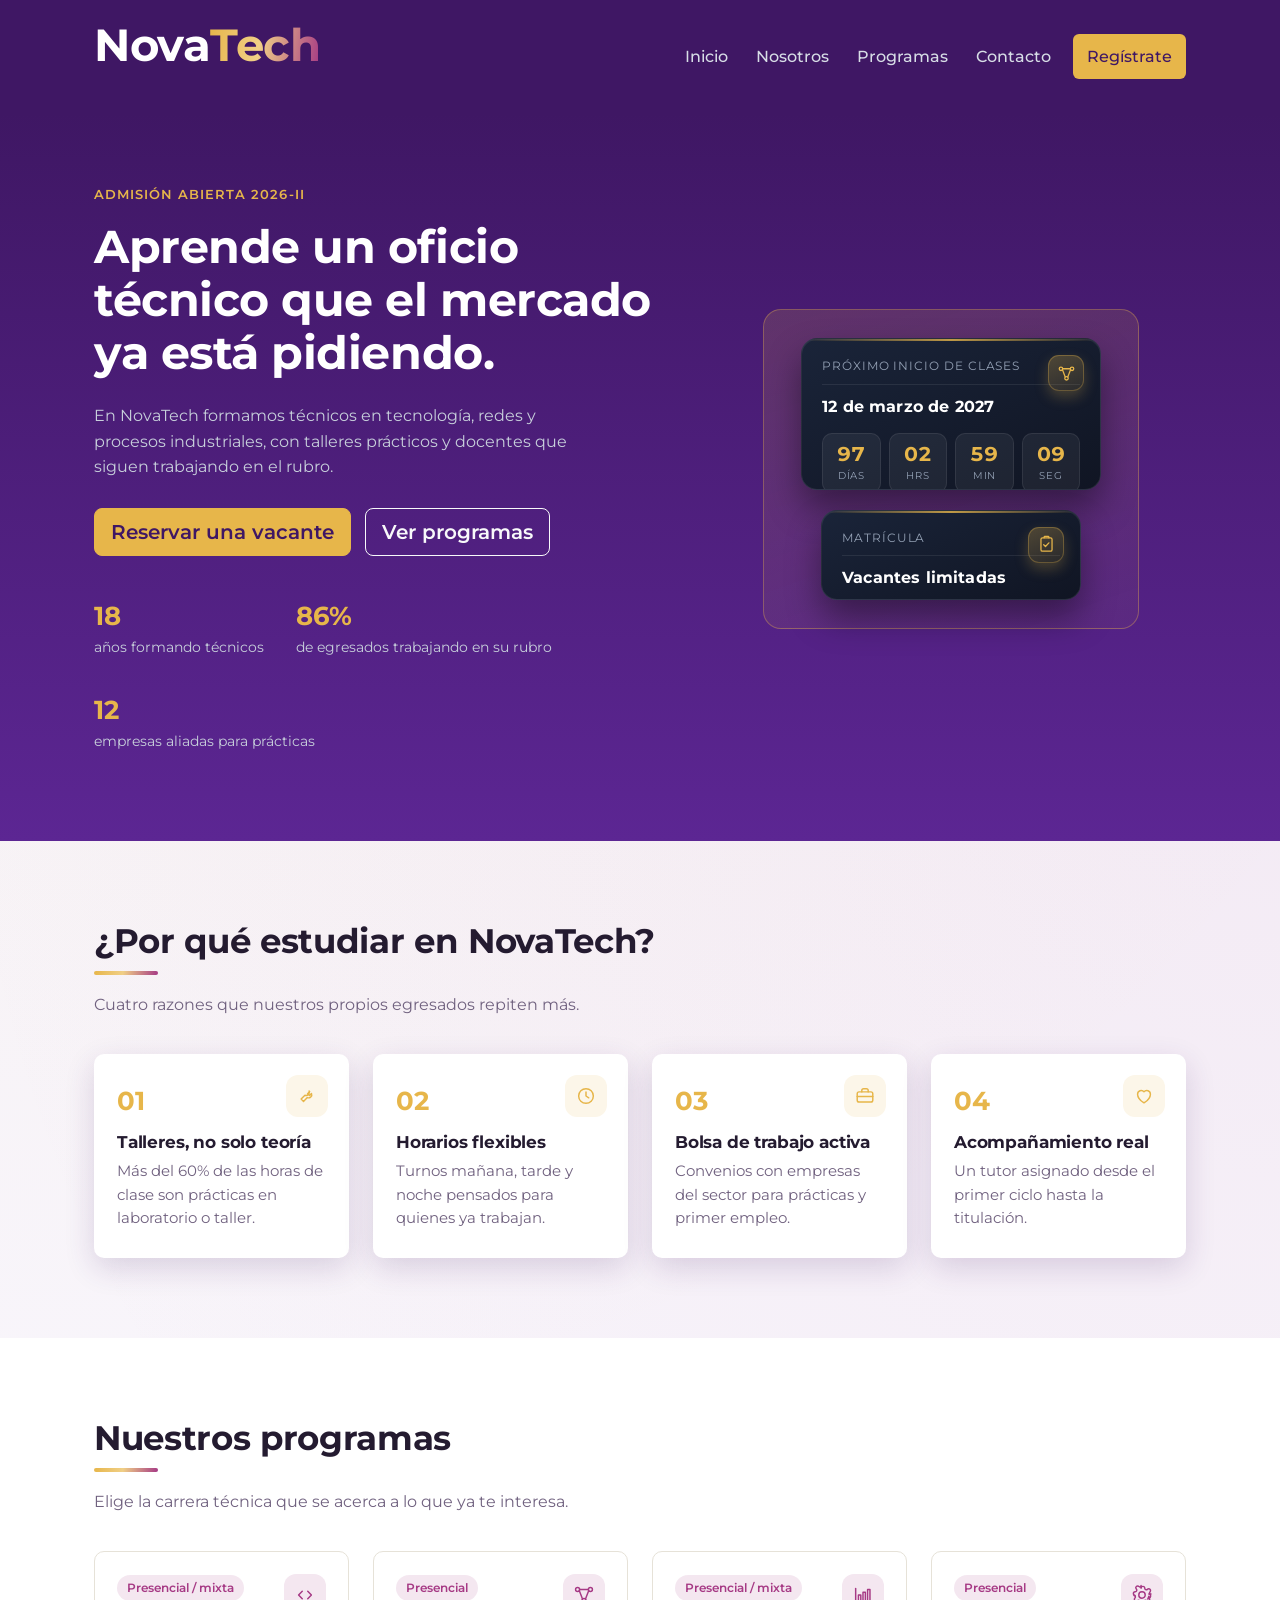
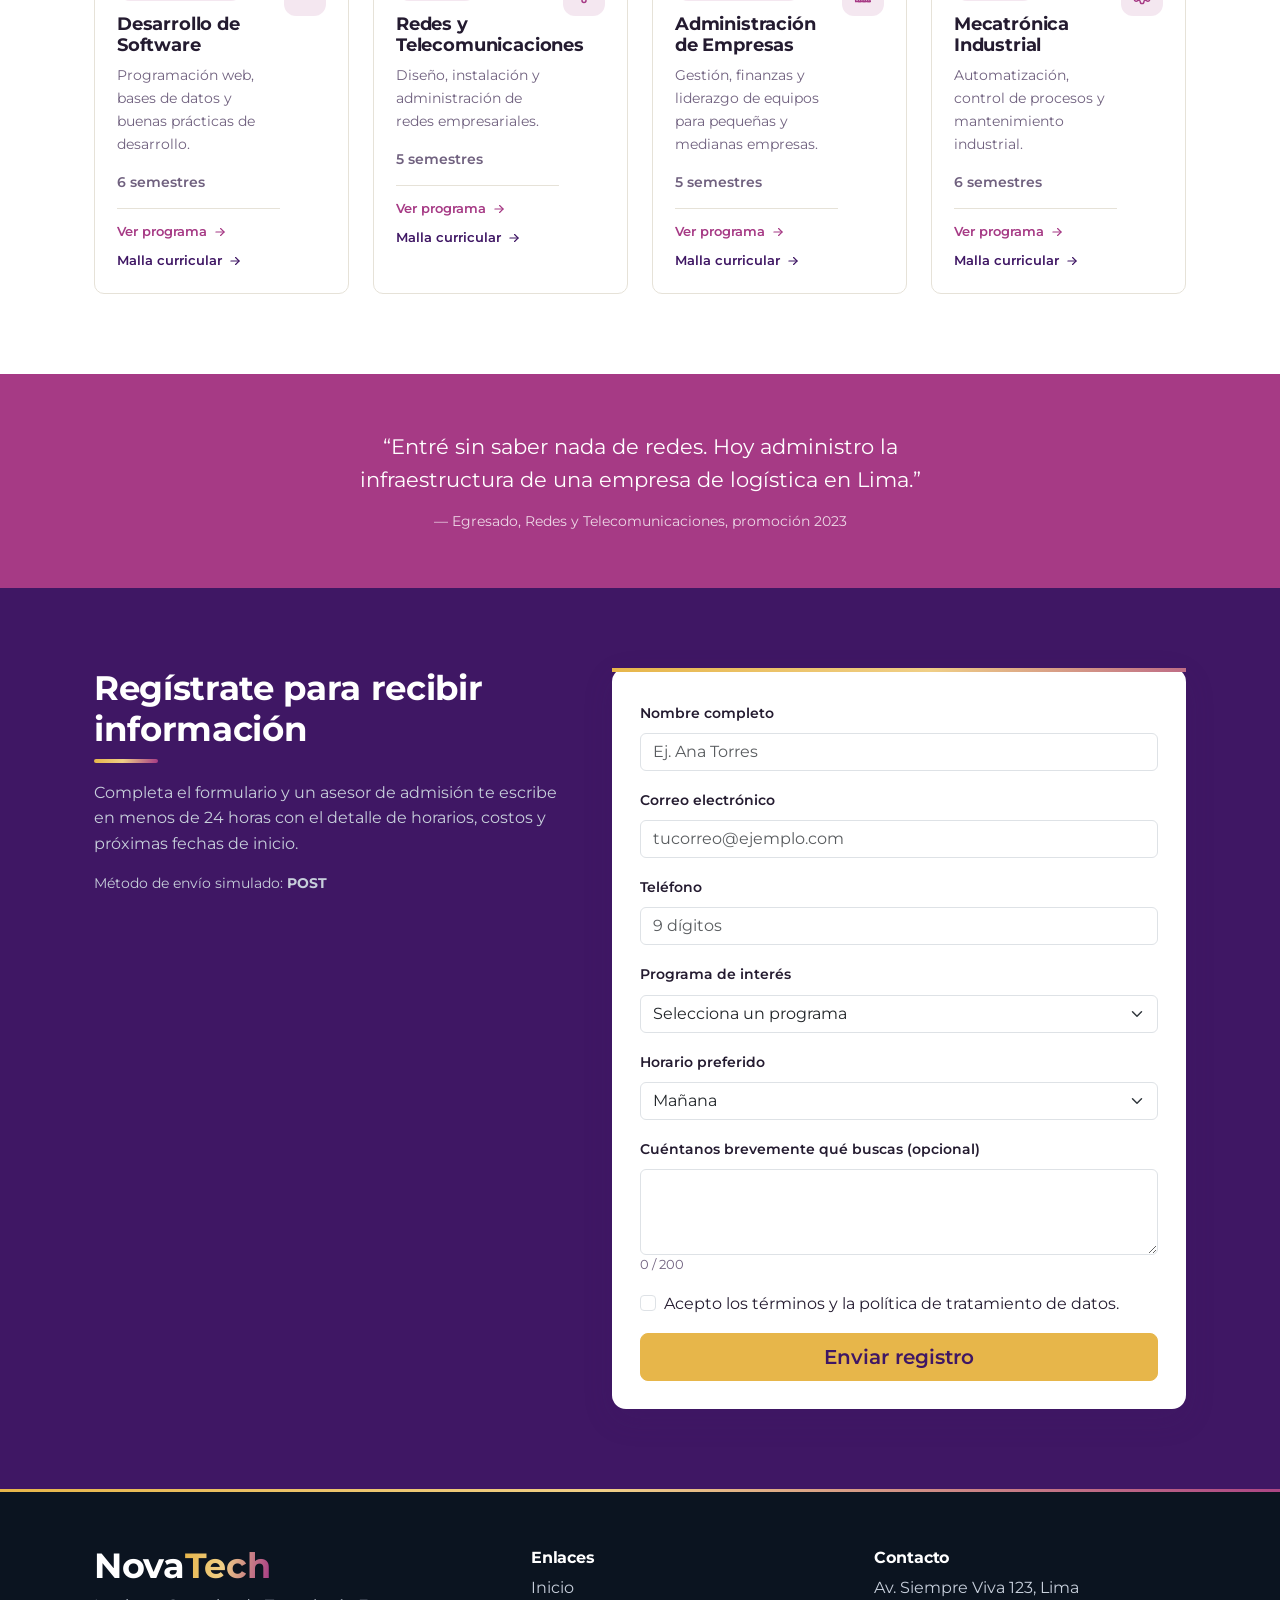
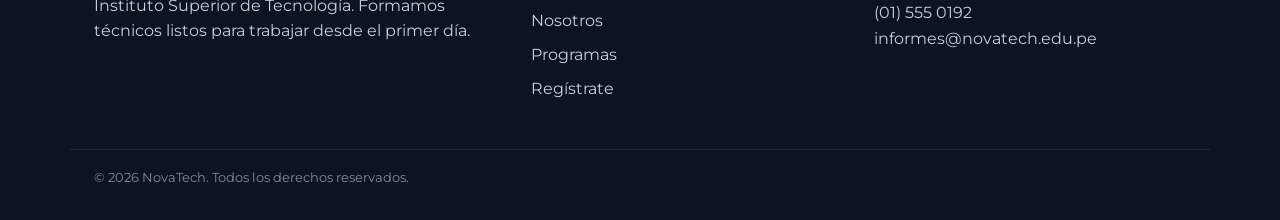
<file: index.html>
<!DOCTYPE html>
<html lang="es">
<head>
  <meta charset="UTF-8">
  <meta name="viewport" content="width=device-width, initial-scale=1.0, viewport-fit=cover">
  <title>NovaTech | Instituto Superior de Tecnología</title>
  <meta name="description" content="Instituto Superior NovaTech: programas técnicos en tecnología, redes e industria. Regístrate y da el siguiente paso.">
  <meta name="theme-color" content="#3f1764">
  <meta name="mobile-web-app-capable" content="yes">
  <meta name="color-scheme" content="light">


  <link rel="preconnect" href="https://fonts.googleapis.com">
  <link href="https://fonts.googleapis.com/css2?family=Montserrat:wght@400;500;600;700&display=swap" rel="stylesheet">

  <link href="https://cdnjs.cloudflare.com/ajax/libs/bootstrap/5.3.3/css/bootstrap.min.css" rel="stylesheet">

  <link rel="stylesheet" href="css/style.css">

  <style>
    section[id] { scroll-margin-top: 84px; }
    #mensajeContador { font-size: 0.8rem; color: var(--color-muted); }
  </style>
</head>
<body>

  <header class="site-header">
    <nav class="navbar navbar-expand-lg" aria-label="Navegación principal">
      <div class="container nav-inner">
        <a class="navbar-brand" href="#inicio">
          <span class="brand-mark">Nova<span class="brand-accent">Tech</span></span>
        </a>
        <button class="navbar-toggler" type="button" id="menuToggle" aria-controls="menuPrincipal"
                aria-expanded="false" aria-label="Abrir menú">
          <span class="toggler-bar"></span>
          <span class="toggler-bar"></span>
          <span class="toggler-bar"></span>
        </button>
        <div class="collapse navbar-collapse" id="menuPrincipal">
          <ul class="navbar-nav ms-auto" id="menuLista">
            <span class="nav-indicator" id="navIndicator" aria-hidden="true"></span>
            <li class="nav-item"><a class="nav-link" href="#inicio">Inicio</a></li>
            <li class="nav-item"><a class="nav-link" href="#nosotros">Nosotros</a></li>
            <li class="nav-item"><a class="nav-link" href="#programas">Programas</a></li>
            <li class="nav-item"><a class="nav-link" href="#contacto">Contacto</a></li>
            <li class="nav-item"><a class="nav-link btn-nav-cta" href="#registro">Regístrate</a></li>
          </ul>
        </div>
      </div>
    </nav>
  </header>

  <main>
    <section id="inicio" class="hero">
      <div class="container hero-grid">
        <div class="hero-copy">
          <p class="hero-kicker">Admisión abierta 2026-II</p>
          <h1>Aprende un oficio técnico que el mercado ya está pidiendo.</h1>
          <p class="hero-lead">
            En NovaTech formamos técnicos en tecnología, redes y procesos industriales,
            con talleres prácticos y docentes que siguen trabajando en el rubro.
          </p>
          <div class="hero-actions">
            <a href="#registro" class="btn btn-primary btn-lg">Reservar una vacante</a>
            <a href="#programas" class="btn btn-outline-light btn-lg">Ver programas</a>
          </div>
          <dl class="hero-stats">
            <div><dt>18</dt><dd>años formando técnicos</dd></div>
            <div><dt>86%</dt><dd>de egresados trabajando en su rubro</dd></div>
            <div><dt>12</dt><dd>empresas aliadas para prácticas</dd></div>
          </dl>
        </div>
        <div class="hero-visual" aria-hidden="true">
          <div class="hero-shape">
            <div class="hero-card hero-card-1 hero-card-countdown">
              <span class="hero-card-label">Próximo inicio de clases</span>
              <strong>12 de marzo de 2027</strong>
              <div class="hero-countdown" id="contadorInicio" data-fecha="2027-03-12T00:00:00-05:00" aria-live="polite">
                <div class="hero-countdown-item">
                  <span class="hero-countdown-valor" id="cdDias">00</span>
                  <span class="hero-countdown-etiqueta">días</span>
                </div>
                <div class="hero-countdown-item">
                  <span class="hero-countdown-valor" id="cdHoras">00</span>
                  <span class="hero-countdown-etiqueta">hrs</span>
                </div>
                <div class="hero-countdown-item">
                  <span class="hero-countdown-valor" id="cdMin">00</span>
                  <span class="hero-countdown-etiqueta">min</span>
                </div>
                <div class="hero-countdown-item">
                  <span class="hero-countdown-valor" id="cdSeg">00</span>
                  <span class="hero-countdown-etiqueta">seg</span>
                </div>
              </div>
              <span class="hero-card-icon" aria-hidden="true">
                <svg viewBox="0 0 24 24" fill="none" stroke="currentColor" stroke-width="1.6" stroke-linecap="round" stroke-linejoin="round">
                  <circle cx="5" cy="6" r="2.2"></circle>
                  <circle cx="19" cy="6" r="2.2"></circle>
                  <circle cx="12" cy="18" r="2.2"></circle>
                  <path d="M6.9 7.3 10.4 16.4"></path>
                  <path d="M17.1 7.3 13.6 16.4"></path>
                  <path d="M7.2 6h9.6"></path>
                </svg>
              </span>
            </div>
            <div class="hero-card hero-card-2">
              <span class="hero-card-label">Matrícula</span>
              <strong>Vacantes limitadas</strong>
              <span class="hero-card-icon" aria-hidden="true">
                <svg viewBox="0 0 24 24" fill="none" stroke="currentColor" stroke-width="1.6" stroke-linecap="round" stroke-linejoin="round">
                  <rect x="5" y="3.5" width="14" height="17" rx="2"></rect>
                  <path d="M9 3.5V2.8a1 1 0 0 1 1-1h4a1 1 0 0 1 1 1v.7"></path>
                  <path d="m8.5 12.3 2.2 2.2 4.3-4.6"></path>
                </svg>
              </span>
            </div>
          </div>
        </div>
      </div>
    </section>

    <section id="nosotros" class="why">
      <div class="container">
        <h2 class="section-title">¿Por qué estudiar en NovaTech?</h2>
        <p class="section-subtitle">Cuatro razones que nuestros propios egresados repiten más.</p>

        <div class="why-flex">
          <article class="why-item">
            <span class="why-logo" aria-hidden="true">
              <svg viewBox="0 0 24 24" fill="none" stroke="currentColor" stroke-width="1.6" stroke-linecap="round" stroke-linejoin="round">
                <path d="M14.3 6.6a3.5 3.5 0 0 1-4.55 4.55L5.6 15.3l2.6 2.6 4.15-4.15a3.5 3.5 0 0 0 4.55-4.55l-2.25 2.25-2-2 2.25-2.25Z"></path>
              </svg>
            </span>
            <div class="why-icon" aria-hidden="true">01</div>
            <h3>Talleres, no solo teoría</h3>
            <p>Más del 60% de las horas de clase son prácticas en laboratorio o taller.</p>
          </article>
          <article class="why-item">
            <span class="why-logo" aria-hidden="true">
              <svg viewBox="0 0 24 24" fill="none" stroke="currentColor" stroke-width="1.6" stroke-linecap="round" stroke-linejoin="round">
                <circle cx="12" cy="12" r="8"></circle>
                <path d="M12 7.5V12l3 2"></path>
              </svg>
            </span>
            <div class="why-icon" aria-hidden="true">02</div>
            <h3>Horarios flexibles</h3>
            <p>Turnos mañana, tarde y noche pensados para quienes ya trabajan.</p>
          </article>
          <article class="why-item">
            <span class="why-logo" aria-hidden="true">
              <svg viewBox="0 0 24 24" fill="none" stroke="currentColor" stroke-width="1.6" stroke-linecap="round" stroke-linejoin="round">
                <rect x="3.5" y="7.5" width="17" height="11" rx="2"></rect>
                <path d="M8.5 7.5V6a2 2 0 0 1 2-2h3a2 2 0 0 1 2 2v1.5"></path>
                <path d="M3.5 12.5h17"></path>
              </svg>
            </span>
            <div class="why-icon" aria-hidden="true">03</div>
            <h3>Bolsa de trabajo activa</h3>
            <p>Convenios con empresas del sector para prácticas y primer empleo.</p>
          </article>
          <article class="why-item">
            <span class="why-logo" aria-hidden="true">
              <svg viewBox="0 0 24 24" fill="none" stroke="currentColor" stroke-width="1.6" stroke-linecap="round" stroke-linejoin="round">
                <path d="M12 19.5s-7-4.35-7-9.5a4 4 0 0 1 7-2.6 4 4 0 0 1 7 2.6c0 5.15-7 9.5-7 9.5Z"></path>
              </svg>
            </span>
            <div class="why-icon" aria-hidden="true">04</div>
            <h3>Acompañamiento real</h3>
            <p>Un tutor asignado desde el primer ciclo hasta la titulación.</p>
          </article>
        </div>
      </div>
    </section>

    <section id="programas" class="programas">
      <div class="container">
        <h2 class="section-title">Nuestros programas</h2>
        <p class="section-subtitle">Elige la carrera técnica que se acerca a lo que ya te interesa.</p>

        <div class="programas-grid" id="programasGrid">
          <article class="programa-card">
            <a class="programa-card-top" href="programas/desarrollo-software.html">
              <span class="programa-logo" aria-hidden="true">
                <svg viewBox="0 0 24 24" fill="none" stroke="currentColor" stroke-width="1.6" stroke-linecap="round" stroke-linejoin="round">
                  <path d="m9 8-4 4 4 4"></path>
                  <path d="m15 8 4 4-4 4"></path>
                </svg>
              </span>
              <span class="programa-badge">Presencial / mixta</span>
              <h3>Desarrollo de Software</h3>
              <p>Programación web, bases de datos y buenas prácticas de desarrollo.</p>
              <p class="programa-duracion">6 semestres</p>
            </a>
            <div class="programa-acciones">
              <a class="programa-accion-link" href="programas/desarrollo-software.html">
                Ver programa
                <svg viewBox="0 0 24 24" fill="none" stroke="currentColor" stroke-width="2" stroke-linecap="round" stroke-linejoin="round">
                  <path d="M5 12h14"></path><path d="m13 6 6 6-6 6"></path>
                </svg>
              </a>
              <a class="programa-accion-link accion-malla" href="programas/malla-desarrollo-software.html">
                Malla curricular
                <svg viewBox="0 0 24 24" fill="none" stroke="currentColor" stroke-width="2" stroke-linecap="round" stroke-linejoin="round">
                  <path d="M5 12h14"></path><path d="m13 6 6 6-6 6"></path>
                </svg>
              </a>
            </div>
          </article>
          <article class="programa-card">
            <a class="programa-card-top" href="programas/redes-telecomunicaciones.html">
              <span class="programa-logo" aria-hidden="true">
                <svg viewBox="0 0 24 24" fill="none" stroke="currentColor" stroke-width="1.6" stroke-linecap="round" stroke-linejoin="round">
                  <circle cx="5" cy="6" r="2.2"></circle>
                  <circle cx="19" cy="6" r="2.2"></circle>
                  <circle cx="12" cy="18" r="2.2"></circle>
                  <path d="M6.9 7.3 10.4 16.4"></path>
                  <path d="M17.1 7.3 13.6 16.4"></path>
                  <path d="M7.2 6h9.6"></path>
                </svg>
              </span>
              <span class="programa-badge">Presencial</span>
              <h3>Redes y Telecomunicaciones</h3>
              <p>Diseño, instalación y administración de redes empresariales.</p>
              <p class="programa-duracion">5 semestres</p>
            </a>
            <div class="programa-acciones">
              <a class="programa-accion-link" href="programas/redes-telecomunicaciones.html">
                Ver programa
                <svg viewBox="0 0 24 24" fill="none" stroke="currentColor" stroke-width="2" stroke-linecap="round" stroke-linejoin="round">
                  <path d="M5 12h14"></path><path d="m13 6 6 6-6 6"></path>
                </svg>
              </a>
              <a class="programa-accion-link accion-malla" href="programas/malla-redes-telecomunicaciones.html">
                Malla curricular
                <svg viewBox="0 0 24 24" fill="none" stroke="currentColor" stroke-width="2" stroke-linecap="round" stroke-linejoin="round">
                  <path d="M5 12h14"></path><path d="m13 6 6 6-6 6"></path>
                </svg>
              </a>
            </div>
          </article>
          <article class="programa-card">
            <a class="programa-card-top" href="programas/administracion-empresas.html">
              <span class="programa-logo" aria-hidden="true">
                <svg viewBox="0 0 24 24" fill="none" stroke="currentColor" stroke-width="1.6" stroke-linecap="round" stroke-linejoin="round">
                  <path d="M4 19V5"></path>
                  <path d="M4 19h16"></path>
                  <rect x="7" y="12" width="2.6" height="7"></rect>
                  <rect x="12" y="9" width="2.6" height="10"></rect>
                  <rect x="17" y="6" width="2.6" height="13"></rect>
                </svg>
              </span>
              <span class="programa-badge">Presencial / mixta</span>
              <h3>Administración de Empresas</h3>
              <p>Gestión, finanzas y liderazgo de equipos para pequeñas y medianas empresas.</p>
              <p class="programa-duracion">5 semestres</p>
            </a>
            <div class="programa-acciones">
              <a class="programa-accion-link" href="programas/administracion-empresas.html">
                Ver programa
                <svg viewBox="0 0 24 24" fill="none" stroke="currentColor" stroke-width="2" stroke-linecap="round" stroke-linejoin="round">
                  <path d="M5 12h14"></path><path d="m13 6 6 6-6 6"></path>
                </svg>
              </a>
              <a class="programa-accion-link accion-malla" href="programas/malla-administracion-empresas.html">
                Malla curricular
                <svg viewBox="0 0 24 24" fill="none" stroke="currentColor" stroke-width="2" stroke-linecap="round" stroke-linejoin="round">
                  <path d="M5 12h14"></path><path d="m13 6 6 6-6 6"></path>
                </svg>
              </a>
            </div>
          </article>
          <article class="programa-card">
            <a class="programa-card-top" href="programas/mecatronica-industrial.html">
              <span class="programa-logo" aria-hidden="true">
                <svg viewBox="0 0 24 24" fill="none" stroke="currentColor" stroke-width="1.6" stroke-linecap="round" stroke-linejoin="round">
                  <path d="M12 15.5a3.5 3.5 0 1 0 0-7 3.5 3.5 0 0 0 0 7Z"></path>
                  <path d="M19.4 13.5a1.65 1.65 0 0 0 .33 1.82l.06.06a2 2 0 1 1-2.83 2.83l-.06-.06a1.65 1.65 0 0 0-1.82-.33 1.65 1.65 0 0 0-1 1.51V19.4a2 2 0 0 1-4 0v-.09a1.65 1.65 0 0 0-1.08-1.51 1.65 1.65 0 0 0-1.82.33l-.06.06a2 2 0 1 1-2.83-2.83l.06-.06a1.65 1.65 0 0 0 .33-1.82 1.65 1.65 0 0 0-1.51-1H4.6a2 2 0 0 1 0-4h.09a1.65 1.65 0 0 0 1.51-1.08 1.65 1.65 0 0 0-.33-1.82l-.06-.06a2 2 0 1 1 2.83-2.83l.06.06a1.65 1.65 0 0 0 1.82.33H10a1.65 1.65 0 0 0 1-1.51V4.6a2 2 0 0 1 4 0v.09a1.65 1.65 0 0 0 1 1.51 1.65 1.65 0 0 0 1.82-.33l.06-.06a2 2 0 1 1 2.83 2.83l-.06.06a1.65 1.65 0 0 0-.33 1.82V10a1.65 1.65 0 0 0 1.51 1H19.4a2 2 0 0 1 0 4h-.09a1.65 1.65 0 0 0-1 1.51Z"></path>
                </svg>
              </span>
              <span class="programa-badge">Presencial</span>
              <h3>Mecatrónica Industrial</h3>
              <p>Automatización, control de procesos y mantenimiento industrial.</p>
              <p class="programa-duracion">6 semestres</p>
            </a>
            <div class="programa-acciones">
              <a class="programa-accion-link" href="programas/mecatronica-industrial.html">
                Ver programa
                <svg viewBox="0 0 24 24" fill="none" stroke="currentColor" stroke-width="2" stroke-linecap="round" stroke-linejoin="round">
                  <path d="M5 12h14"></path><path d="m13 6 6 6-6 6"></path>
                </svg>
              </a>
              <a class="programa-accion-link accion-malla" href="programas/malla-mecatronica-industrial.html">
                Malla curricular
                <svg viewBox="0 0 24 24" fill="none" stroke="currentColor" stroke-width="2" stroke-linecap="round" stroke-linejoin="round">
                  <path d="M5 12h14"></path><path d="m13 6 6 6-6 6"></path>
                </svg>
              </a>
            </div>
          </article>
        </div>
      </div>
    </section>

    <section class="testimonio">
      <div class="container testimonio-inner">
        <blockquote>
          “Entré sin saber nada de redes. Hoy administro la infraestructura de una empresa de
          logística en Lima.”
        </blockquote>
        <p class="testimonio-autor">— Egresado, Redes y Telecomunicaciones, promoción 2023</p>
      </div>
    </section>

    <section id="registro" class="registro">
      <div class="container registro-grid">
        <div class="registro-intro">
          <h2 class="section-title section-title--light">Regístrate para recibir información</h2>
          <p>
            Completa el formulario y un asesor de admisión te escribe en menos de 24 horas
            con el detalle de horarios, costos y próximas fechas de inicio.
          </p>
          <p class="registro-nota" id="metodoEnvioNota">
            Método de envío simulado: <strong>POST</strong>
          </p>
        </div>

        <form id="formRegistro" class="registro-form" novalidate>
          <div class="mb-3">
            <label for="nombre" class="form-label">Nombre completo</label>
            <input type="text" class="form-control" id="nombre" name="nombre" placeholder="Ej. Ana Torres" required minlength="3">
            <div class="invalid-feedback" id="errorNombre">Ingresa tu nombre completo (mínimo 3 caracteres).</div>
          </div>

          <div class="mb-3">
            <label for="correo" class="form-label">Correo electrónico</label>
            <input type="email" class="form-control" id="correo" name="correo" placeholder="tucorreo@ejemplo.com" required>
            <div class="invalid-feedback" id="errorCorreo">Ingresa un correo electrónico válido.</div>
          </div>

          <div class="mb-3">
            <label for="telefono" class="form-label">Teléfono</label>
            <input type="tel" class="form-control" id="telefono" name="telefono" placeholder="9 dígitos" required pattern="[0-9]{9}">
            <div class="invalid-feedback" id="errorTelefono">Ingresa un número de 9 dígitos, solo números.</div>
          </div>

          <div class="mb-3">
            <label for="programa" class="form-label">Programa de interés</label>
            <select class="form-select" id="programa" name="programa" required>
              <option value="" selected disabled>Selecciona un programa</option>
              <option value="Desarrollo de Software">Desarrollo de Software</option>
              <option value="Redes y Telecomunicaciones">Redes y Telecomunicaciones</option>
              <option value="Administración de Empresas">Administración de Empresas</option>
              <option value="Mecatrónica Industrial">Mecatrónica Industrial</option>
            </select>
            <div class="invalid-feedback" id="errorPrograma">Selecciona un programa.</div>
          </div>

          <div class="mb-3">
            <label for="horario" class="form-label">Horario preferido</label>
            <select class="form-select" id="horario" name="horario">
              <option value="Mañana">Mañana</option>
              <option value="Tarde">Tarde</option>
              <option value="Noche">Noche</option>
            </select>
          </div>

          <div class="mb-3">
            <label for="mensaje" class="form-label">Cuéntanos brevemente qué buscas (opcional)</label>
            <textarea class="form-control" id="mensaje" name="mensaje" rows="3" maxlength="200"></textarea>
            <div id="mensajeContador">0 / 200</div>
          </div>

          <div class="form-check mb-3">
            <input class="form-check-input" type="checkbox" id="terminos" name="terminos" required>
            <label class="form-check-label" for="terminos">
              Acepto los términos y la política de tratamiento de datos.
            </label>
            <div class="invalid-feedback" id="errorTerminos">Debes aceptar los términos para continuar.</div>
          </div>

          <button type="submit" class="btn btn-primary btn-lg w-100" id="btnEnviar">Enviar registro</button>

          <div id="resultadoEnvio" class="resultado-envio" role="status" aria-live="polite"></div>
        </form>
      </div>
    </section>
  </main>

  <footer id="contacto" class="site-footer">
    <div class="container footer-grid">
      <div>
        <span class="brand-mark">Nova<span class="brand-accent">Tech</span></span>
        <p>Instituto Superior de Tecnología. Formamos técnicos listos para trabajar desde el primer día.</p>
      </div>
      <div>
        <h3>Enlaces</h3>
        <ul>
          <li><a href="#inicio">Inicio</a></li>
          <li><a href="#nosotros">Nosotros</a></li>
          <li><a href="#programas">Programas</a></li>
          <li><a href="#registro">Regístrate</a></li>
        </ul>
      </div>
      <div>
        <h3>Contacto</h3>
        <address>
          Av. Siempre Viva 123, Lima<br>
          (01) 555 0192<br>
          informes@novatech.edu.pe
        </address>
      </div>
    </div>
    <div class="footer-bottom">
      <div class="container">
        <p>&copy; <span id="anioActual"></span> NovaTech. Todos los derechos reservados.</p>
      </div>
    </div>
  </footer>

  <script src="https://cdnjs.cloudflare.com/ajax/libs/bootstrap/5.3.3/js/bootstrap.bundle.min.js"></script>
  <script src="js/script.js"></script>
</body>
</html>
</file>
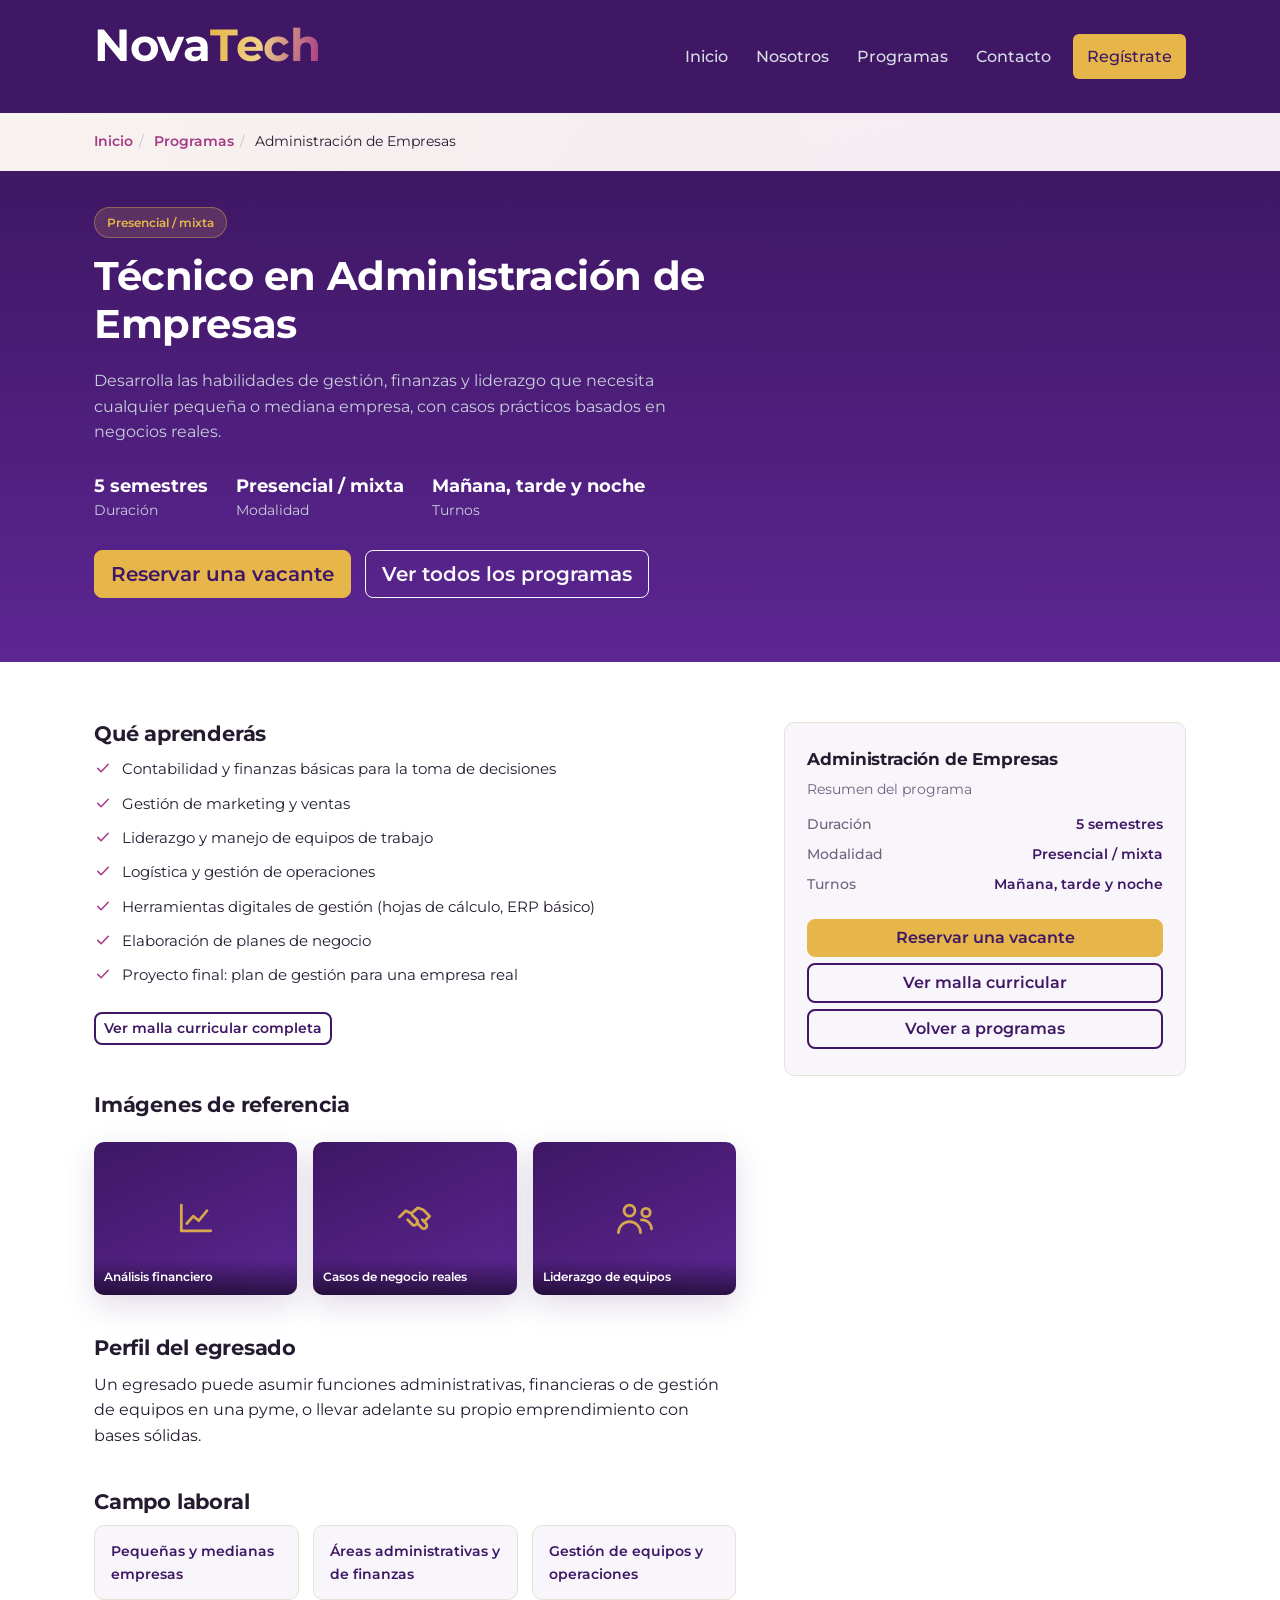
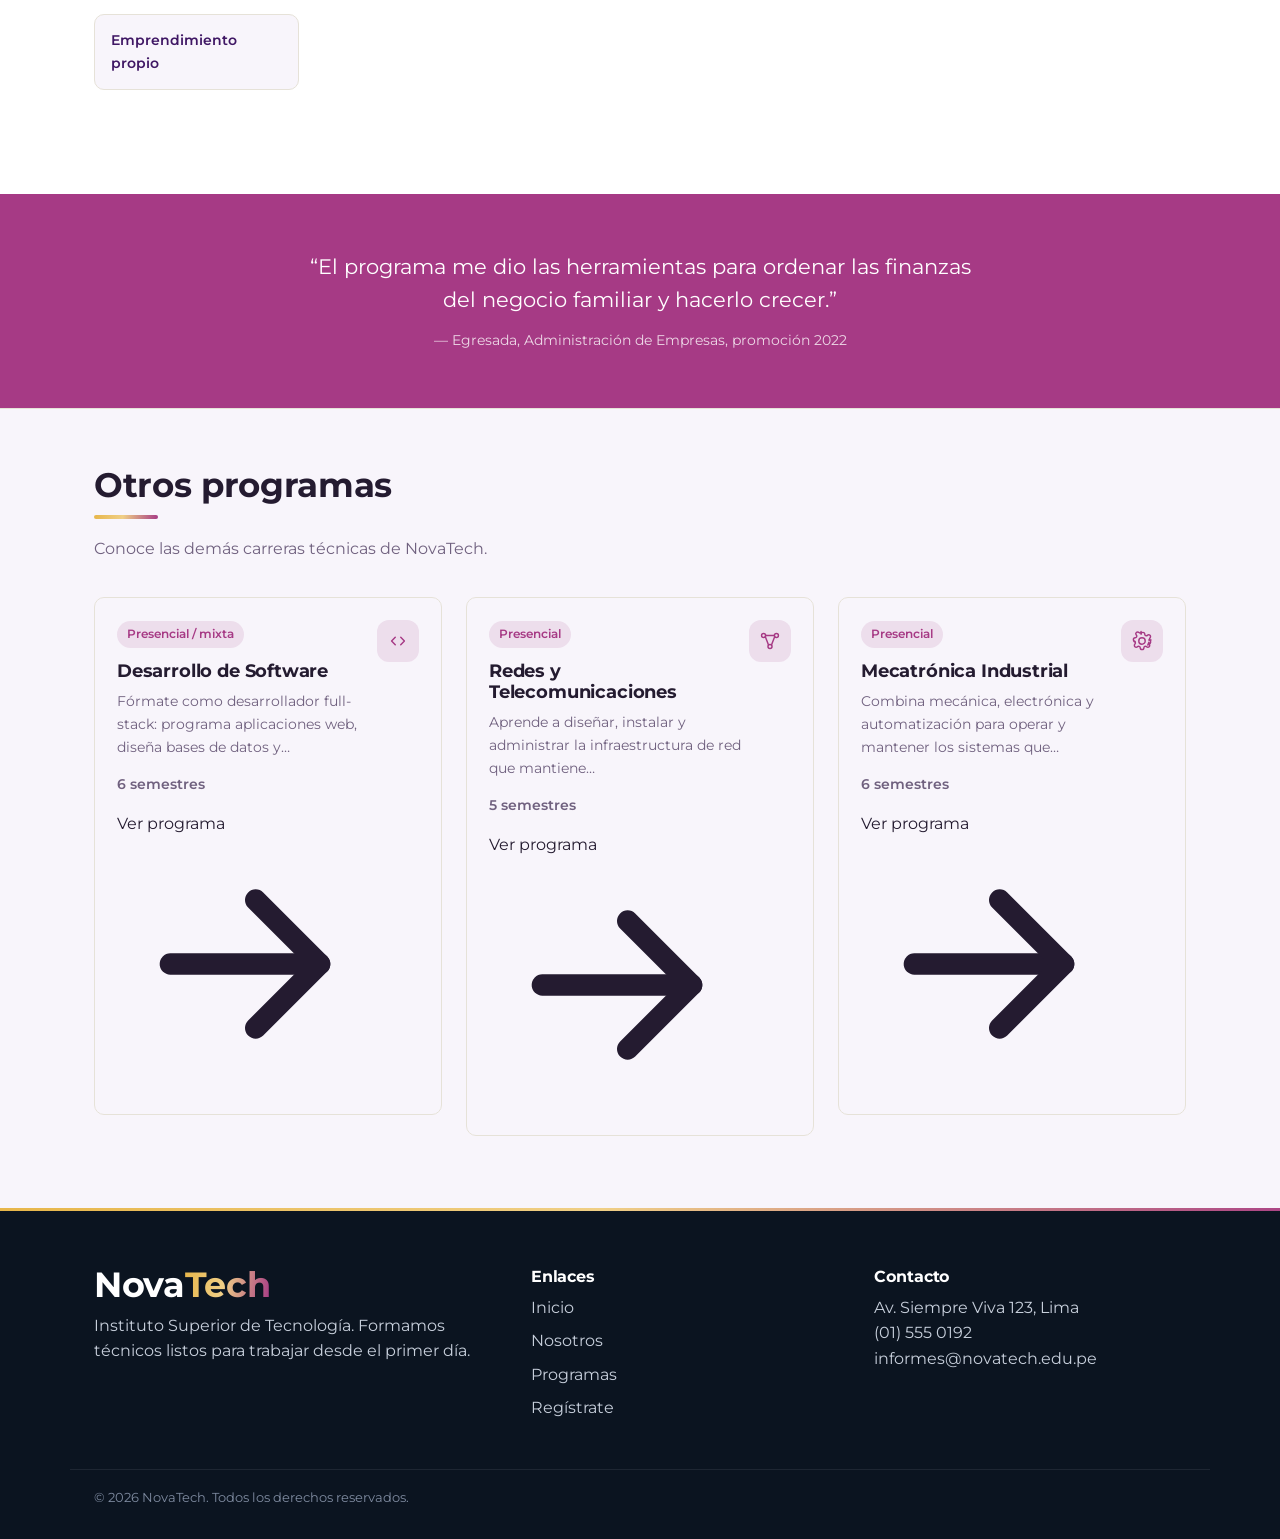
<file: programas/administracion-empresas.html>
<!DOCTYPE html>
<html lang="es">
<head>
  <meta charset="UTF-8">
  <meta name="viewport" content="width=device-width, initial-scale=1.0, viewport-fit=cover">
  <title>Administración de Empresas | NovaTech</title>
  <meta name="description" content="Administración de Empresas en NovaTech: Desarrolla las habilidades de gestión, finanzas y liderazgo que necesita cualquier pequeña o mediana empresa,…">
  <meta name="theme-color" content="#3f1764">
  <meta name="mobile-web-app-capable" content="yes">
  <meta name="color-scheme" content="light">

  <link rel="preconnect" href="https://fonts.googleapis.com">
  <link href="https://fonts.googleapis.com/css2?family=Montserrat:wght@400;500;600;700&display=swap" rel="stylesheet">

  <link href="https://cdnjs.cloudflare.com/ajax/libs/bootstrap/5.3.3/css/bootstrap.min.css" rel="stylesheet">

  <link rel="stylesheet" href="../css/style.css">

  <style>
    section[id] { scroll-margin-top: 84px; }
  </style>
</head>
<body>

  <header class="site-header">
    <nav class="navbar navbar-expand-lg" aria-label="Navegación principal">
      <div class="container nav-inner">
        <a class="navbar-brand" href="../index.html#inicio">
          <span class="brand-mark">Nova<span class="brand-accent">Tech</span></span>
        </a>
        <button class="navbar-toggler" type="button" id="menuToggle" aria-controls="menuPrincipal"
                aria-expanded="false" aria-label="Abrir menú">
          <span class="toggler-bar"></span>
          <span class="toggler-bar"></span>
          <span class="toggler-bar"></span>
        </button>
        <div class="collapse navbar-collapse" id="menuPrincipal">
          <ul class="navbar-nav ms-auto" id="menuLista">
            <span class="nav-indicator" id="navIndicator" aria-hidden="true"></span>
            <li class="nav-item"><a class="nav-link" href="../index.html#inicio">Inicio</a></li>
            <li class="nav-item"><a class="nav-link" href="../index.html#nosotros">Nosotros</a></li>
            <li class="nav-item"><a class="nav-link" href="../index.html#programas">Programas</a></li>
            <li class="nav-item"><a class="nav-link" href="../index.html#contacto">Contacto</a></li>
            <li class="nav-item"><a class="nav-link btn-nav-cta" href="../index.html#registro">Regístrate</a></li>
          </ul>
        </div>
      </div>
    </nav>
  </header>

  <main>
    <nav class="breadcrumb-nav" aria-label="Ruta de navegación">
      <div class="container">
        <a href="../index.html#inicio">Inicio</a><span class="sep">/</span>
        <a href="../index.html#programas">Programas</a><span class="sep">/</span>
        <span class="actual">Administración de Empresas</span>
      </div>
    </nav>

    <section class="programa-hero">
      <div class="container">
        <span class="programa-hero-badge">Presencial / mixta</span>
        <h1>Técnico en Administración de Empresas</h1>
        <p class="programa-hero-lead">Desarrolla las habilidades de gestión, finanzas y liderazgo que necesita cualquier pequeña o mediana empresa, con casos prácticos basados en negocios reales.</p>
        <ul class="programa-hero-meta">
          <li><strong>5 semestres</strong>Duración</li>
          <li><strong>Presencial / mixta</strong>Modalidad</li>
          <li><strong>Mañana, tarde y noche</strong>Turnos</li>
        </ul>
        <div class="programa-hero-actions">
          <a href="../index.html#registro" class="btn btn-primary btn-lg">Reservar una vacante</a>
          <a href="../index.html#programas" class="btn btn-outline-light btn-lg">Ver todos los programas</a>
        </div>
      </div>
    </section>

    <section class="programa-detalle">
      <div class="container programa-detalle-grid">
        <div>
          <h2>Qué aprenderás</h2>
          <ul class="lista-check">
            <li><svg viewBox="0 0 24 24" fill="none" stroke="currentColor" stroke-width="2" stroke-linecap="round" stroke-linejoin="round" class=""><path d="M5 12.5 9.5 17 19 7"></path></svg><span>Contabilidad y finanzas básicas para la toma de decisiones</span></li>
            <li><svg viewBox="0 0 24 24" fill="none" stroke="currentColor" stroke-width="2" stroke-linecap="round" stroke-linejoin="round" class=""><path d="M5 12.5 9.5 17 19 7"></path></svg><span>Gestión de marketing y ventas</span></li>
            <li><svg viewBox="0 0 24 24" fill="none" stroke="currentColor" stroke-width="2" stroke-linecap="round" stroke-linejoin="round" class=""><path d="M5 12.5 9.5 17 19 7"></path></svg><span>Liderazgo y manejo de equipos de trabajo</span></li>
            <li><svg viewBox="0 0 24 24" fill="none" stroke="currentColor" stroke-width="2" stroke-linecap="round" stroke-linejoin="round" class=""><path d="M5 12.5 9.5 17 19 7"></path></svg><span>Logística y gestión de operaciones</span></li>
            <li><svg viewBox="0 0 24 24" fill="none" stroke="currentColor" stroke-width="2" stroke-linecap="round" stroke-linejoin="round" class=""><path d="M5 12.5 9.5 17 19 7"></path></svg><span>Herramientas digitales de gestión (hojas de cálculo, ERP básico)</span></li>
            <li><svg viewBox="0 0 24 24" fill="none" stroke="currentColor" stroke-width="2" stroke-linecap="round" stroke-linejoin="round" class=""><path d="M5 12.5 9.5 17 19 7"></path></svg><span>Elaboración de planes de negocio</span></li>
            <li><svg viewBox="0 0 24 24" fill="none" stroke="currentColor" stroke-width="2" stroke-linecap="round" stroke-linejoin="round" class=""><path d="M5 12.5 9.5 17 19 7"></path></svg><span>Proyecto final: plan de gestión para una empresa real</span></li>
          </ul>
          <a href="malla-administracion-empresas.html" class="btn btn-outline-brand btn-sm malla-link">Ver malla curricular completa</a>

          <h2>Imágenes de referencia</h2>
          <div class="galeria-referencia">
          <div class="galeria-item">
            <svg viewBox="0 0 24 24" fill="none" stroke="currentColor" stroke-width="1.5" stroke-linecap="round" stroke-linejoin="round" class=""><path d="M4 19V5"></path><path d="M4 19h16"></path><path d="m7 15 3.5-4 3 2.5L18 8"></path></svg>
            <span>Análisis financiero</span>
          </div>
          <div class="galeria-item">
            <svg viewBox="0 0 24 24" fill="none" stroke="currentColor" stroke-width="1.5" stroke-linecap="round" stroke-linejoin="round" class=""><path d="m8 13 2.5 2.5a1.6 1.6 0 0 0 2.3 0l.2-.2a1.6 1.6 0 0 0 0-2.3L10.5 10.5"></path><path d="M3.5 11.5 7 8l3 1.5 3.5-3 3 1 3.5 3.5-2.5 2.5"></path><path d="m16 13 2 2a1.6 1.6 0 0 1-2.3 2.3L13 14.5"></path></svg>
            <span>Casos de negocio reales</span>
          </div>
          <div class="galeria-item">
            <svg viewBox="0 0 24 24" fill="none" stroke="currentColor" stroke-width="1.5" stroke-linecap="round" stroke-linejoin="round" class=""><circle cx="9" cy="8" r="3"></circle><path d="M3 20a6 6 0 0 1 12 0"></path><circle cx="18" cy="9" r="2.3"></circle><path d="M15.5 13a5 5 0 0 1 5.5 5"></path></svg>
            <span>Liderazgo de equipos</span>
          </div>
          </div>

          <h2>Perfil del egresado</h2>
          <p>Un egresado puede asumir funciones administrativas, financieras o de gestión de equipos en una pyme, o llevar adelante su propio emprendimiento con bases sólidas.</p>

          <h2>Campo laboral</h2>
          <div class="campo-laboral-grid">
            <div class="campo-laboral-item">Pequeñas y medianas empresas</div>
            <div class="campo-laboral-item">Áreas administrativas y de finanzas</div>
            <div class="campo-laboral-item">Gestión de equipos y operaciones</div>
            <div class="campo-laboral-item">Emprendimiento propio</div>
          </div>
        </div>

        <aside class="programa-sidebar">
          <h3>Administración de Empresas</h3>
          <p>Resumen del programa</p>
          <dl class="programa-sidebar-list">
            <li><dt>Duración</dt><dd>5 semestres</dd></li>
            <li><dt>Modalidad</dt><dd>Presencial / mixta</dd></li>
            <li><dt>Turnos</dt><dd>Mañana, tarde y noche</dd></li>
          </dl>
          <a href="../index.html#registro" class="btn btn-primary">Reservar una vacante</a>
          <a href="malla-administracion-empresas.html" class="btn btn-outline-brand">Ver malla curricular</a>
          <a href="../index.html#programas" class="btn btn-outline-brand">Volver a programas</a>
        </aside>
      </div>
    </section>

    <section class="testimonio">
      <div class="container testimonio-inner">
        <blockquote>
          “El programa me dio las herramientas para ordenar las finanzas del negocio familiar y hacerlo crecer.”
        </blockquote>
        <p class="testimonio-autor">— Egresada, Administración de Empresas, promoción 2022</p>
      </div>
    </section>

    <section class="otros-programas">
      <div class="container">
        <h2 class="section-title">Otros programas</h2>
        <p class="section-subtitle">Conoce las demás carreras técnicas de NovaTech.</p>
        <div class="programas-grid">
          <a class="programa-card-link" href="desarrollo-software.html">
            <article class="programa-card">
              <span class="programa-logo" aria-hidden="true">
                <svg viewBox="0 0 24 24" fill="none" stroke="currentColor" stroke-width="1.6" stroke-linecap="round" stroke-linejoin="round" class=""><path d="m9 8-4 4 4 4"></path><path d="m15 8 4 4-4 4"></path></svg>
              </span>
              <span class="programa-badge">Presencial / mixta</span>
              <h3>Desarrollo de Software</h3>
              <p>Fórmate como desarrollador full-stack: programa aplicaciones web, diseña bases de datos y…</p>
              <p class="programa-duracion">6 semestres</p>
              <span class="programa-ver">
                Ver programa
                <svg viewBox="0 0 24 24" fill="none" stroke="currentColor" stroke-width="2" stroke-linecap="round" stroke-linejoin="round" class=""><path d="M5 12h14"></path><path d="m13 6 6 6-6 6"></path></svg>
              </span>
            </article>
          </a>
          <a class="programa-card-link" href="redes-telecomunicaciones.html">
            <article class="programa-card">
              <span class="programa-logo" aria-hidden="true">
                <svg viewBox="0 0 24 24" fill="none" stroke="currentColor" stroke-width="1.6" stroke-linecap="round" stroke-linejoin="round" class=""><circle cx="5" cy="6" r="2.2"></circle><circle cx="19" cy="6" r="2.2"></circle><circle cx="12" cy="18" r="2.2"></circle><path d="M6.9 7.3 10.4 16.4"></path><path d="M17.1 7.3 13.6 16.4"></path><path d="M7.2 6h9.6"></path></svg>
              </span>
              <span class="programa-badge">Presencial</span>
              <h3>Redes y Telecomunicaciones</h3>
              <p>Aprende a diseñar, instalar y administrar la infraestructura de red que mantiene…</p>
              <p class="programa-duracion">5 semestres</p>
              <span class="programa-ver">
                Ver programa
                <svg viewBox="0 0 24 24" fill="none" stroke="currentColor" stroke-width="2" stroke-linecap="round" stroke-linejoin="round" class=""><path d="M5 12h14"></path><path d="m13 6 6 6-6 6"></path></svg>
              </span>
            </article>
          </a>
          <a class="programa-card-link" href="mecatronica-industrial.html">
            <article class="programa-card">
              <span class="programa-logo" aria-hidden="true">
                <svg viewBox="0 0 24 24" fill="none" stroke="currentColor" stroke-width="1.6" stroke-linecap="round" stroke-linejoin="round" class=""><path d="M12 15.5a3.5 3.5 0 1 0 0-7 3.5 3.5 0 0 0 0 7Z"></path><path d="M19.4 13.5a1.65 1.65 0 0 0 .33 1.82l.06.06a2 2 0 1 1-2.83 2.83l-.06-.06a1.65 1.65 0 0 0-1.82-.33 1.65 1.65 0 0 0-1 1.51V19.4a2 2 0 0 1-4 0v-.09a1.65 1.65 0 0 0-1.08-1.51 1.65 1.65 0 0 0-1.82.33l-.06.06a2 2 0 1 1-2.83-2.83l.06-.06a1.65 1.65 0 0 0 .33-1.82 1.65 1.65 0 0 0-1.51-1H4.6a2 2 0 0 1 0-4h.09a1.65 1.65 0 0 0 1.51-1.08 1.65 1.65 0 0 0-.33-1.82l-.06-.06a2 2 0 1 1 2.83-2.83l.06.06a1.65 1.65 0 0 0 1.82.33H10a1.65 1.65 0 0 0 1-1.51V4.6a2 2 0 0 1 4 0v.09a1.65 1.65 0 0 0 1 1.51 1.65 1.65 0 0 0 1.82-.33l.06-.06a2 2 0 1 1 2.83 2.83l-.06.06a1.65 1.65 0 0 0-.33 1.82V10a1.65 1.65 0 0 0 1.51 1H19.4a2 2 0 0 1 0 4h-.09a1.65 1.65 0 0 0-1 1.51Z"></path></svg>
              </span>
              <span class="programa-badge">Presencial</span>
              <h3>Mecatrónica Industrial</h3>
              <p>Combina mecánica, electrónica y automatización para operar y mantener los sistemas que…</p>
              <p class="programa-duracion">6 semestres</p>
              <span class="programa-ver">
                Ver programa
                <svg viewBox="0 0 24 24" fill="none" stroke="currentColor" stroke-width="2" stroke-linecap="round" stroke-linejoin="round" class=""><path d="M5 12h14"></path><path d="m13 6 6 6-6 6"></path></svg>
              </span>
            </article>
          </a>
        </div>
      </div>
    </section>
  </main>

  <footer id="contacto" class="site-footer">
    <div class="container footer-grid">
      <div>
        <span class="brand-mark">Nova<span class="brand-accent">Tech</span></span>
        <p>Instituto Superior de Tecnología. Formamos técnicos listos para trabajar desde el primer día.</p>
      </div>
      <div>
        <h3>Enlaces</h3>
        <ul>
          <li><a href="../index.html#inicio">Inicio</a></li>
          <li><a href="../index.html#nosotros">Nosotros</a></li>
          <li><a href="../index.html#programas">Programas</a></li>
          <li><a href="../index.html#registro">Regístrate</a></li>
        </ul>
      </div>
      <div>
        <h3>Contacto</h3>
        <address>
          Av. Siempre Viva 123, Lima<br>
          (01) 555 0192<br>
          informes@novatech.edu.pe
        </address>
      </div>
    </div>
    <div class="footer-bottom">
      <div class="container">
        <p>&copy; <span id="anioActual"></span> NovaTech. Todos los derechos reservados.</p>
      </div>
    </div>
  </footer>

  <script src="https://cdnjs.cloudflare.com/ajax/libs/bootstrap/5.3.3/js/bootstrap.bundle.min.js"></script>
  <script src="../js/script.js"></script>
</body>
</html>
</file>
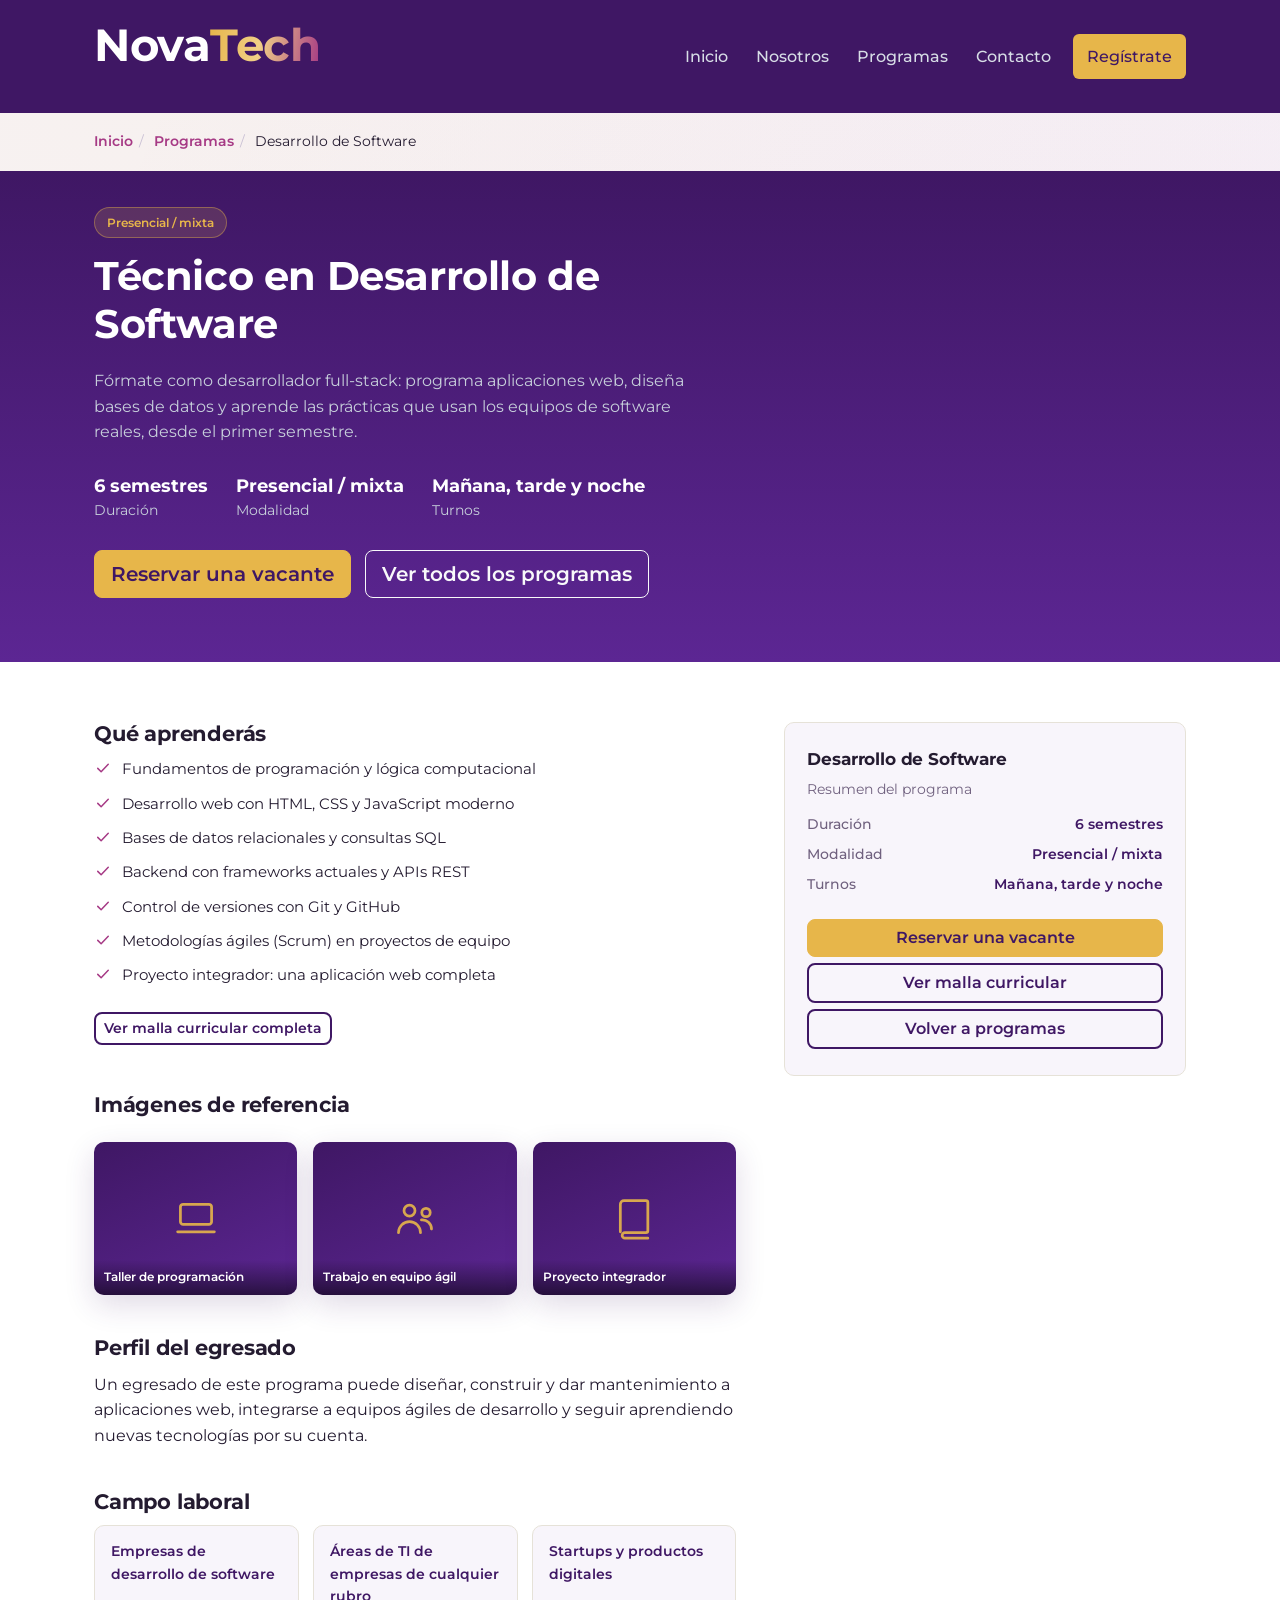
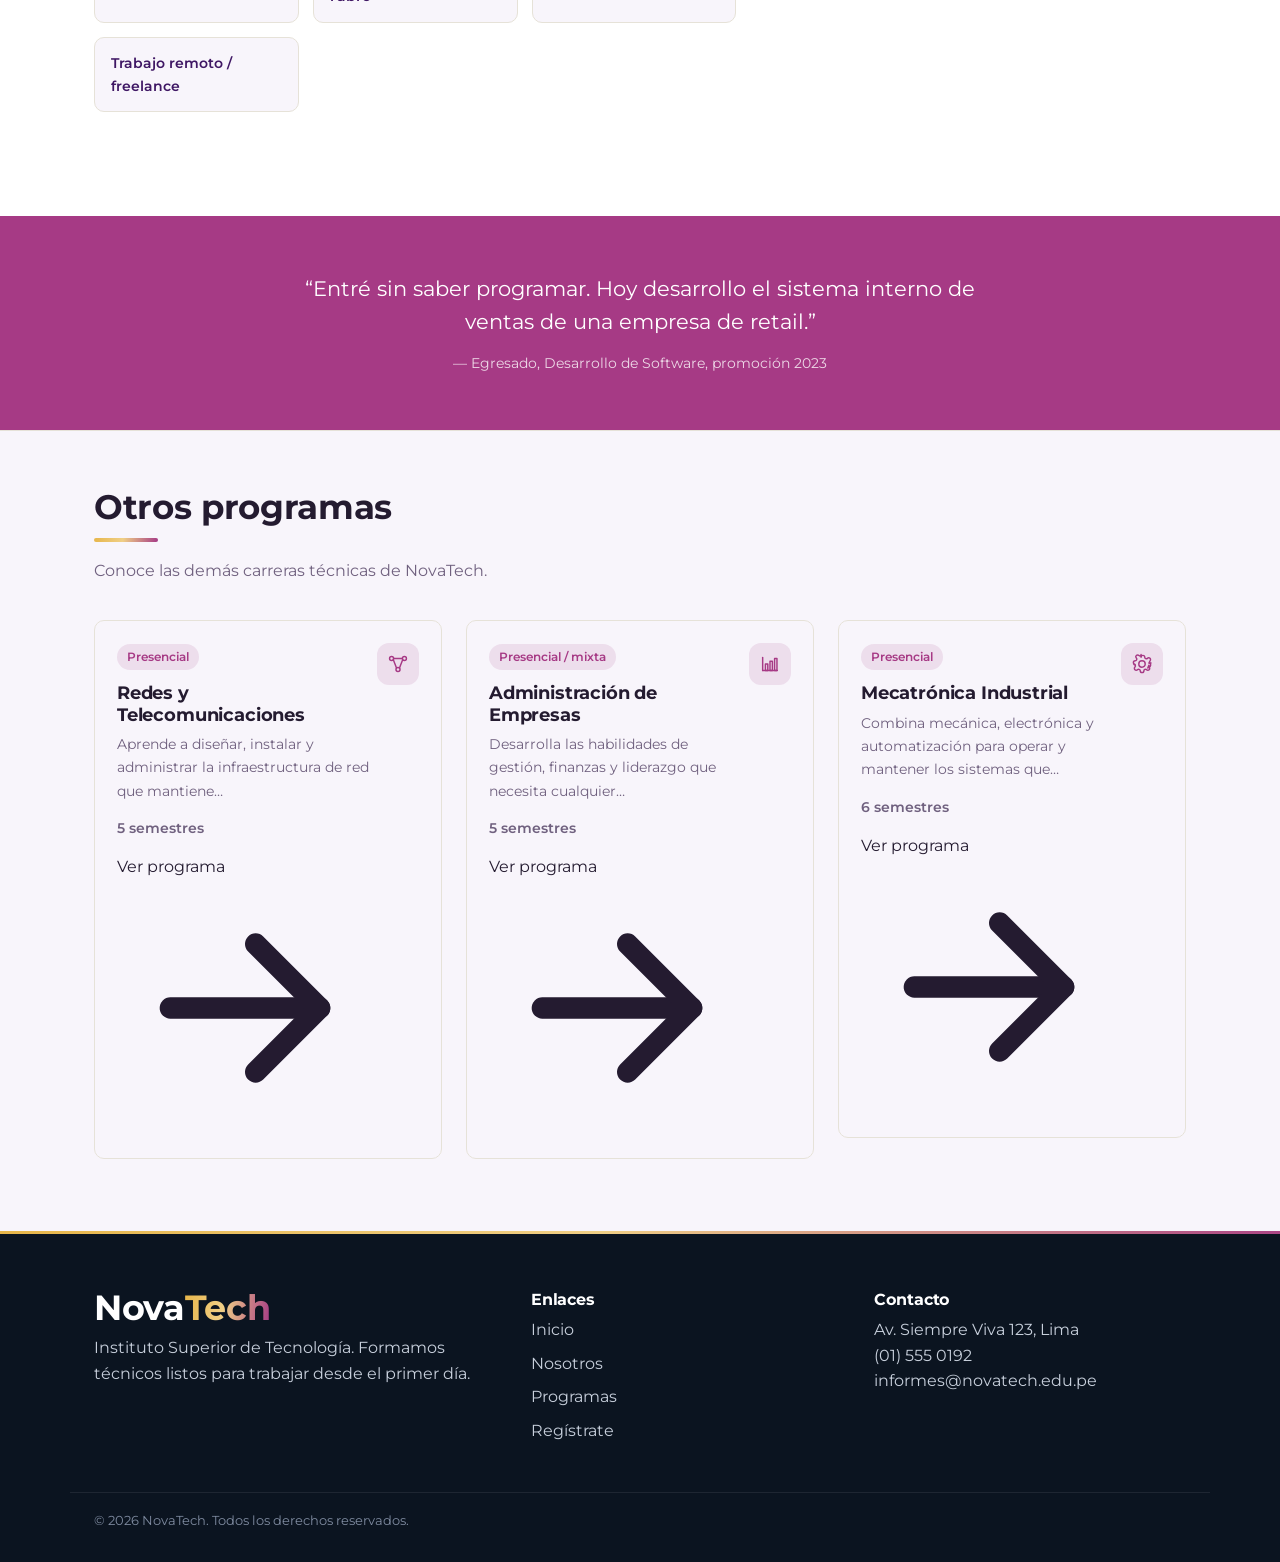
<file: programas/desarrollo-software.html>
<!DOCTYPE html>
<html lang="es">
<head>
  <meta charset="UTF-8">
  <meta name="viewport" content="width=device-width, initial-scale=1.0, viewport-fit=cover">
  <title>Desarrollo de Software | NovaTech</title>
  <meta name="description" content="Desarrollo de Software en NovaTech: Fórmate como desarrollador full-stack: programa aplicaciones web, diseña bases de datos y aprende las…">
  <meta name="theme-color" content="#3f1764">
  <meta name="mobile-web-app-capable" content="yes">
  <meta name="color-scheme" content="light">

  <link rel="preconnect" href="https://fonts.googleapis.com">
  <link href="https://fonts.googleapis.com/css2?family=Montserrat:wght@400;500;600;700&display=swap" rel="stylesheet">

  <link href="https://cdnjs.cloudflare.com/ajax/libs/bootstrap/5.3.3/css/bootstrap.min.css" rel="stylesheet">

  <link rel="stylesheet" href="../css/style.css">

  <style>
    section[id] { scroll-margin-top: 84px; }
  </style>
</head>
<body>

  <header class="site-header">
    <nav class="navbar navbar-expand-lg" aria-label="Navegación principal">
      <div class="container nav-inner">
        <a class="navbar-brand" href="../index.html#inicio">
          <span class="brand-mark">Nova<span class="brand-accent">Tech</span></span>
        </a>
        <button class="navbar-toggler" type="button" id="menuToggle" aria-controls="menuPrincipal"
                aria-expanded="false" aria-label="Abrir menú">
          <span class="toggler-bar"></span>
          <span class="toggler-bar"></span>
          <span class="toggler-bar"></span>
        </button>
        <div class="collapse navbar-collapse" id="menuPrincipal">
          <ul class="navbar-nav ms-auto" id="menuLista">
            <span class="nav-indicator" id="navIndicator" aria-hidden="true"></span>
            <li class="nav-item"><a class="nav-link" href="../index.html#inicio">Inicio</a></li>
            <li class="nav-item"><a class="nav-link" href="../index.html#nosotros">Nosotros</a></li>
            <li class="nav-item"><a class="nav-link" href="../index.html#programas">Programas</a></li>
            <li class="nav-item"><a class="nav-link" href="../index.html#contacto">Contacto</a></li>
            <li class="nav-item"><a class="nav-link btn-nav-cta" href="../index.html#registro">Regístrate</a></li>
          </ul>
        </div>
      </div>
    </nav>
  </header>

  <main>
    <nav class="breadcrumb-nav" aria-label="Ruta de navegación">
      <div class="container">
        <a href="../index.html#inicio">Inicio</a><span class="sep">/</span>
        <a href="../index.html#programas">Programas</a><span class="sep">/</span>
        <span class="actual">Desarrollo de Software</span>
      </div>
    </nav>

    <section class="programa-hero">
      <div class="container">
        <span class="programa-hero-badge">Presencial / mixta</span>
        <h1>Técnico en Desarrollo de Software</h1>
        <p class="programa-hero-lead">Fórmate como desarrollador full-stack: programa aplicaciones web, diseña bases de datos y aprende las prácticas que usan los equipos de software reales, desde el primer semestre.</p>
        <ul class="programa-hero-meta">
          <li><strong>6 semestres</strong>Duración</li>
          <li><strong>Presencial / mixta</strong>Modalidad</li>
          <li><strong>Mañana, tarde y noche</strong>Turnos</li>
        </ul>
        <div class="programa-hero-actions">
          <a href="../index.html#registro" class="btn btn-primary btn-lg">Reservar una vacante</a>
          <a href="../index.html#programas" class="btn btn-outline-light btn-lg">Ver todos los programas</a>
        </div>
      </div>
    </section>

    <section class="programa-detalle">
      <div class="container programa-detalle-grid">
        <div>
          <h2>Qué aprenderás</h2>
          <ul class="lista-check">
            <li><svg viewBox="0 0 24 24" fill="none" stroke="currentColor" stroke-width="2" stroke-linecap="round" stroke-linejoin="round" class=""><path d="M5 12.5 9.5 17 19 7"></path></svg><span>Fundamentos de programación y lógica computacional</span></li>
            <li><svg viewBox="0 0 24 24" fill="none" stroke="currentColor" stroke-width="2" stroke-linecap="round" stroke-linejoin="round" class=""><path d="M5 12.5 9.5 17 19 7"></path></svg><span>Desarrollo web con HTML, CSS y JavaScript moderno</span></li>
            <li><svg viewBox="0 0 24 24" fill="none" stroke="currentColor" stroke-width="2" stroke-linecap="round" stroke-linejoin="round" class=""><path d="M5 12.5 9.5 17 19 7"></path></svg><span>Bases de datos relacionales y consultas SQL</span></li>
            <li><svg viewBox="0 0 24 24" fill="none" stroke="currentColor" stroke-width="2" stroke-linecap="round" stroke-linejoin="round" class=""><path d="M5 12.5 9.5 17 19 7"></path></svg><span>Backend con frameworks actuales y APIs REST</span></li>
            <li><svg viewBox="0 0 24 24" fill="none" stroke="currentColor" stroke-width="2" stroke-linecap="round" stroke-linejoin="round" class=""><path d="M5 12.5 9.5 17 19 7"></path></svg><span>Control de versiones con Git y GitHub</span></li>
            <li><svg viewBox="0 0 24 24" fill="none" stroke="currentColor" stroke-width="2" stroke-linecap="round" stroke-linejoin="round" class=""><path d="M5 12.5 9.5 17 19 7"></path></svg><span>Metodologías ágiles (Scrum) en proyectos de equipo</span></li>
            <li><svg viewBox="0 0 24 24" fill="none" stroke="currentColor" stroke-width="2" stroke-linecap="round" stroke-linejoin="round" class=""><path d="M5 12.5 9.5 17 19 7"></path></svg><span>Proyecto integrador: una aplicación web completa</span></li>
          </ul>
          <a href="malla-desarrollo-software.html" class="btn btn-outline-brand btn-sm malla-link">Ver malla curricular completa</a>

          <h2>Imágenes de referencia</h2>
          <div class="galeria-referencia">
          <div class="galeria-item">
            <svg viewBox="0 0 24 24" fill="none" stroke="currentColor" stroke-width="1.5" stroke-linecap="round" stroke-linejoin="round" class=""><rect x="3.5" y="4.5" width="17" height="11" rx="1.5"></rect><path d="M2 19.5h20"></path></svg>
            <span>Taller de programación</span>
          </div>
          <div class="galeria-item">
            <svg viewBox="0 0 24 24" fill="none" stroke="currentColor" stroke-width="1.5" stroke-linecap="round" stroke-linejoin="round" class=""><circle cx="9" cy="8" r="3"></circle><path d="M3 20a6 6 0 0 1 12 0"></path><circle cx="18" cy="9" r="2.3"></circle><path d="M15.5 13a5 5 0 0 1 5.5 5"></path></svg>
            <span>Trabajo en equipo ágil</span>
          </div>
          <div class="galeria-item">
            <svg viewBox="0 0 24 24" fill="none" stroke="currentColor" stroke-width="1.5" stroke-linecap="round" stroke-linejoin="round" class=""><path d="M4 19.5V4.5A2 2 0 0 1 6 2.5h12a1 1 0 0 1 1 1V19a1 1 0 0 1-1 1H6.5a1.5 1.5 0 0 0 0 3H19"></path></svg>
            <span>Proyecto integrador</span>
          </div>
          </div>

          <h2>Perfil del egresado</h2>
          <p>Un egresado de este programa puede diseñar, construir y dar mantenimiento a aplicaciones web, integrarse a equipos ágiles de desarrollo y seguir aprendiendo nuevas tecnologías por su cuenta.</p>

          <h2>Campo laboral</h2>
          <div class="campo-laboral-grid">
            <div class="campo-laboral-item">Empresas de desarrollo de software</div>
            <div class="campo-laboral-item">Áreas de TI de empresas de cualquier rubro</div>
            <div class="campo-laboral-item">Startups y productos digitales</div>
            <div class="campo-laboral-item">Trabajo remoto / freelance</div>
          </div>
        </div>

        <aside class="programa-sidebar">
          <h3>Desarrollo de Software</h3>
          <p>Resumen del programa</p>
          <dl class="programa-sidebar-list">
            <li><dt>Duración</dt><dd>6 semestres</dd></li>
            <li><dt>Modalidad</dt><dd>Presencial / mixta</dd></li>
            <li><dt>Turnos</dt><dd>Mañana, tarde y noche</dd></li>
          </dl>
          <a href="../index.html#registro" class="btn btn-primary">Reservar una vacante</a>
          <a href="malla-desarrollo-software.html" class="btn btn-outline-brand">Ver malla curricular</a>
          <a href="../index.html#programas" class="btn btn-outline-brand">Volver a programas</a>
        </aside>
      </div>
    </section>

    <section class="testimonio">
      <div class="container testimonio-inner">
        <blockquote>
          “Entré sin saber programar. Hoy desarrollo el sistema interno de ventas de una empresa de retail.”
        </blockquote>
        <p class="testimonio-autor">— Egresado, Desarrollo de Software, promoción 2023</p>
      </div>
    </section>

    <section class="otros-programas">
      <div class="container">
        <h2 class="section-title">Otros programas</h2>
        <p class="section-subtitle">Conoce las demás carreras técnicas de NovaTech.</p>
        <div class="programas-grid">
          <a class="programa-card-link" href="redes-telecomunicaciones.html">
            <article class="programa-card">
              <span class="programa-logo" aria-hidden="true">
                <svg viewBox="0 0 24 24" fill="none" stroke="currentColor" stroke-width="1.6" stroke-linecap="round" stroke-linejoin="round" class=""><circle cx="5" cy="6" r="2.2"></circle><circle cx="19" cy="6" r="2.2"></circle><circle cx="12" cy="18" r="2.2"></circle><path d="M6.9 7.3 10.4 16.4"></path><path d="M17.1 7.3 13.6 16.4"></path><path d="M7.2 6h9.6"></path></svg>
              </span>
              <span class="programa-badge">Presencial</span>
              <h3>Redes y Telecomunicaciones</h3>
              <p>Aprende a diseñar, instalar y administrar la infraestructura de red que mantiene…</p>
              <p class="programa-duracion">5 semestres</p>
              <span class="programa-ver">
                Ver programa
                <svg viewBox="0 0 24 24" fill="none" stroke="currentColor" stroke-width="2" stroke-linecap="round" stroke-linejoin="round" class=""><path d="M5 12h14"></path><path d="m13 6 6 6-6 6"></path></svg>
              </span>
            </article>
          </a>
          <a class="programa-card-link" href="administracion-empresas.html">
            <article class="programa-card">
              <span class="programa-logo" aria-hidden="true">
                <svg viewBox="0 0 24 24" fill="none" stroke="currentColor" stroke-width="1.6" stroke-linecap="round" stroke-linejoin="round" class=""><path d="M4 19V5"></path><path d="M4 19h16"></path><rect x="7" y="12" width="2.6" height="7"></rect><rect x="12" y="9" width="2.6" height="10"></rect><rect x="17" y="6" width="2.6" height="13"></rect></svg>
              </span>
              <span class="programa-badge">Presencial / mixta</span>
              <h3>Administración de Empresas</h3>
              <p>Desarrolla las habilidades de gestión, finanzas y liderazgo que necesita cualquier…</p>
              <p class="programa-duracion">5 semestres</p>
              <span class="programa-ver">
                Ver programa
                <svg viewBox="0 0 24 24" fill="none" stroke="currentColor" stroke-width="2" stroke-linecap="round" stroke-linejoin="round" class=""><path d="M5 12h14"></path><path d="m13 6 6 6-6 6"></path></svg>
              </span>
            </article>
          </a>
          <a class="programa-card-link" href="mecatronica-industrial.html">
            <article class="programa-card">
              <span class="programa-logo" aria-hidden="true">
                <svg viewBox="0 0 24 24" fill="none" stroke="currentColor" stroke-width="1.6" stroke-linecap="round" stroke-linejoin="round" class=""><path d="M12 15.5a3.5 3.5 0 1 0 0-7 3.5 3.5 0 0 0 0 7Z"></path><path d="M19.4 13.5a1.65 1.65 0 0 0 .33 1.82l.06.06a2 2 0 1 1-2.83 2.83l-.06-.06a1.65 1.65 0 0 0-1.82-.33 1.65 1.65 0 0 0-1 1.51V19.4a2 2 0 0 1-4 0v-.09a1.65 1.65 0 0 0-1.08-1.51 1.65 1.65 0 0 0-1.82.33l-.06.06a2 2 0 1 1-2.83-2.83l.06-.06a1.65 1.65 0 0 0 .33-1.82 1.65 1.65 0 0 0-1.51-1H4.6a2 2 0 0 1 0-4h.09a1.65 1.65 0 0 0 1.51-1.08 1.65 1.65 0 0 0-.33-1.82l-.06-.06a2 2 0 1 1 2.83-2.83l.06.06a1.65 1.65 0 0 0 1.82.33H10a1.65 1.65 0 0 0 1-1.51V4.6a2 2 0 0 1 4 0v.09a1.65 1.65 0 0 0 1 1.51 1.65 1.65 0 0 0 1.82-.33l.06-.06a2 2 0 1 1 2.83 2.83l-.06.06a1.65 1.65 0 0 0-.33 1.82V10a1.65 1.65 0 0 0 1.51 1H19.4a2 2 0 0 1 0 4h-.09a1.65 1.65 0 0 0-1 1.51Z"></path></svg>
              </span>
              <span class="programa-badge">Presencial</span>
              <h3>Mecatrónica Industrial</h3>
              <p>Combina mecánica, electrónica y automatización para operar y mantener los sistemas que…</p>
              <p class="programa-duracion">6 semestres</p>
              <span class="programa-ver">
                Ver programa
                <svg viewBox="0 0 24 24" fill="none" stroke="currentColor" stroke-width="2" stroke-linecap="round" stroke-linejoin="round" class=""><path d="M5 12h14"></path><path d="m13 6 6 6-6 6"></path></svg>
              </span>
            </article>
          </a>
        </div>
      </div>
    </section>
  </main>

  <footer id="contacto" class="site-footer">
    <div class="container footer-grid">
      <div>
        <span class="brand-mark">Nova<span class="brand-accent">Tech</span></span>
        <p>Instituto Superior de Tecnología. Formamos técnicos listos para trabajar desde el primer día.</p>
      </div>
      <div>
        <h3>Enlaces</h3>
        <ul>
          <li><a href="../index.html#inicio">Inicio</a></li>
          <li><a href="../index.html#nosotros">Nosotros</a></li>
          <li><a href="../index.html#programas">Programas</a></li>
          <li><a href="../index.html#registro">Regístrate</a></li>
        </ul>
      </div>
      <div>
        <h3>Contacto</h3>
        <address>
          Av. Siempre Viva 123, Lima<br>
          (01) 555 0192<br>
          informes@novatech.edu.pe
        </address>
      </div>
    </div>
    <div class="footer-bottom">
      <div class="container">
        <p>&copy; <span id="anioActual"></span> NovaTech. Todos los derechos reservados.</p>
      </div>
    </div>
  </footer>

  <script src="https://cdnjs.cloudflare.com/ajax/libs/bootstrap/5.3.3/js/bootstrap.bundle.min.js"></script>
  <script src="../js/script.js"></script>
</body>
</html>
</file>
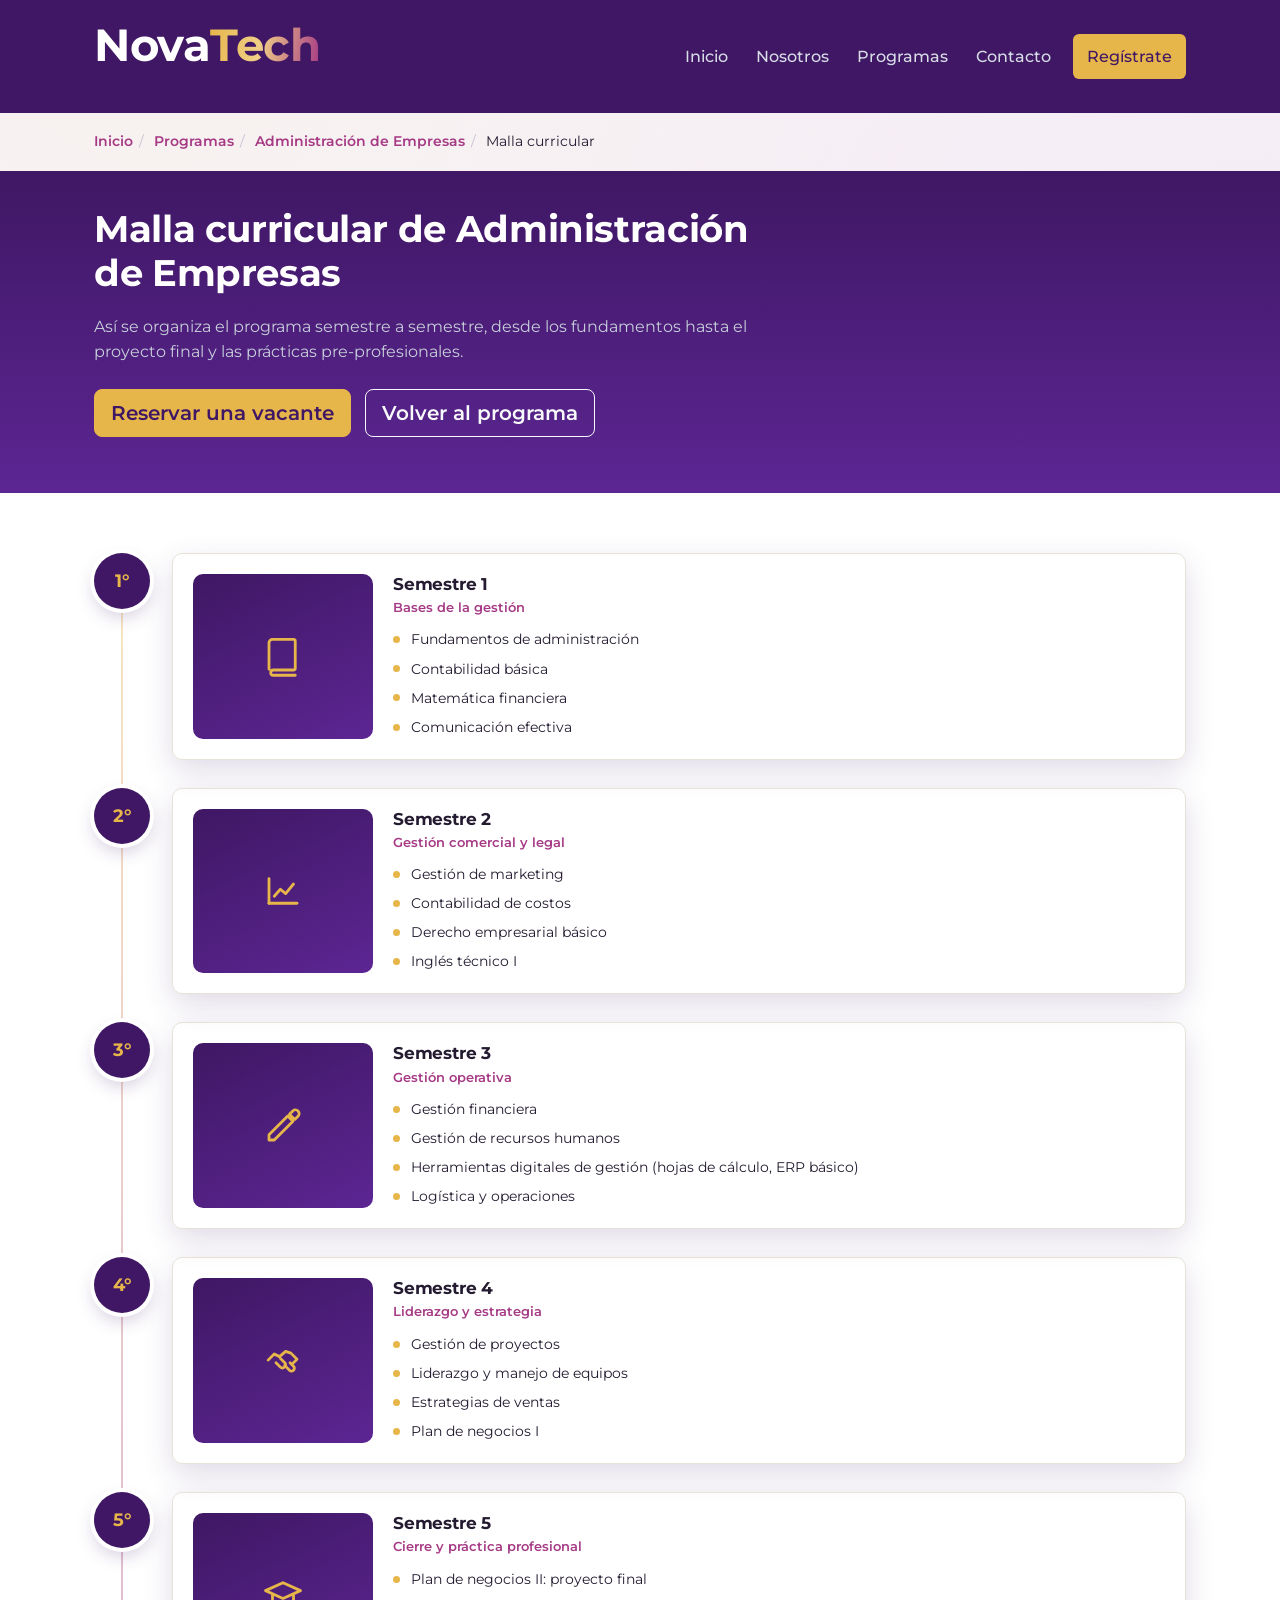
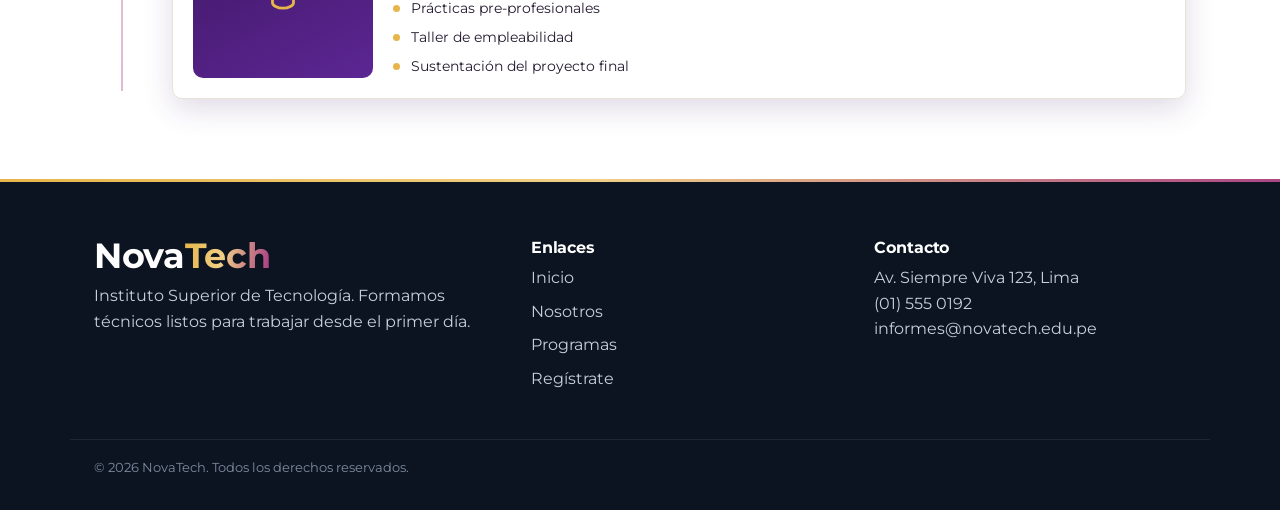
<file: programas/malla-administracion-empresas.html>
<!DOCTYPE html>
<html lang="es">
<head>
  <meta charset="UTF-8">
  <meta name="viewport" content="width=device-width, initial-scale=1.0, viewport-fit=cover">
  <title>Malla curricular — Administración de Empresas | NovaTech</title>
  <meta name="description" content="Malla curricular de Administración de Empresas: contenido semestre a semestre en NovaTech.">
  <meta name="theme-color" content="#3f1764">
  <meta name="mobile-web-app-capable" content="yes">
  <meta name="color-scheme" content="light">

  <link rel="preconnect" href="https://fonts.googleapis.com">
  <link href="https://fonts.googleapis.com/css2?family=Montserrat:wght@400;500;600;700&display=swap" rel="stylesheet">

  <link href="https://cdnjs.cloudflare.com/ajax/libs/bootstrap/5.3.3/css/bootstrap.min.css" rel="stylesheet">

  <link rel="stylesheet" href="../css/style.css">

  <style>
    section[id] { scroll-margin-top: 84px; }
  </style>
</head>
<body>

  <header class="site-header">
    <nav class="navbar navbar-expand-lg" aria-label="Navegación principal">
      <div class="container nav-inner">
        <a class="navbar-brand" href="../index.html#inicio">
          <span class="brand-mark">Nova<span class="brand-accent">Tech</span></span>
        </a>
        <button class="navbar-toggler" type="button" id="menuToggle" aria-controls="menuPrincipal"
                aria-expanded="false" aria-label="Abrir menú">
          <span class="toggler-bar"></span>
          <span class="toggler-bar"></span>
          <span class="toggler-bar"></span>
        </button>
        <div class="collapse navbar-collapse" id="menuPrincipal">
          <ul class="navbar-nav ms-auto" id="menuLista">
            <span class="nav-indicator" id="navIndicator" aria-hidden="true"></span>
            <li class="nav-item"><a class="nav-link" href="../index.html#inicio">Inicio</a></li>
            <li class="nav-item"><a class="nav-link" href="../index.html#nosotros">Nosotros</a></li>
            <li class="nav-item"><a class="nav-link" href="../index.html#programas">Programas</a></li>
            <li class="nav-item"><a class="nav-link" href="../index.html#contacto">Contacto</a></li>
            <li class="nav-item"><a class="nav-link btn-nav-cta" href="../index.html#registro">Regístrate</a></li>
          </ul>
        </div>
      </div>
    </nav>
  </header>

  <main>
    <nav class="breadcrumb-nav" aria-label="Ruta de navegación">
      <div class="container">
        <a href="../index.html#inicio">Inicio</a><span class="sep">/</span>
        <a href="../index.html#programas">Programas</a><span class="sep">/</span>
        <a href="administracion-empresas.html">Administración de Empresas</a><span class="sep">/</span>
        <span class="actual">Malla curricular</span>
      </div>
    </nav>

    <section class="malla-hero">
      <div class="container">
        <h1>Malla curricular de Administración de Empresas</h1>
        <p>Así se organiza el programa semestre a semestre, desde los fundamentos hasta el proyecto final y las prácticas pre-profesionales.</p>
        <div class="malla-hero-actions">
          <a href="../index.html#registro" class="btn btn-primary btn-lg">Reservar una vacante</a>
          <a href="administracion-empresas.html" class="btn btn-outline-light btn-lg">Volver al programa</a>
        </div>
      </div>
    </section>

    <section class="malla">
      <div class="container">
        <div class="malla-timeline">
        <div class="malla-semestre">
          <div class="malla-semestre-num">1°</div>
          <div class="malla-semestre-card">
            <div class="malla-semestre-visual" aria-hidden="true">
              <svg viewBox="0 0 24 24" fill="none" stroke="currentColor" stroke-width="1.6" stroke-linecap="round" stroke-linejoin="round"><path d="M4 19.5V4.5A2 2 0 0 1 6 2.5h12a1 1 0 0 1 1 1V19a1 1 0 0 1-1 1H6.5a1.5 1.5 0 0 0 0 3H19"></path></svg>
            </div>
            <div class="malla-semestre-info">
              <h3>Semestre 1</h3>
              <p class="malla-enfoque">Bases de la gestión</p>
              <ul class="malla-cursos">
              <li>Fundamentos de administración</li>
              <li>Contabilidad básica</li>
              <li>Matemática financiera</li>
              <li>Comunicación efectiva</li>
              </ul>
            </div>
          </div>
        </div>
        <div class="malla-semestre">
          <div class="malla-semestre-num">2°</div>
          <div class="malla-semestre-card">
            <div class="malla-semestre-visual" aria-hidden="true">
              <svg viewBox="0 0 24 24" fill="none" stroke="currentColor" stroke-width="1.6" stroke-linecap="round" stroke-linejoin="round"><path d="M4 19V5"></path><path d="M4 19h16"></path><path d="m7 15 3.5-4 3 2.5L18 8"></path></svg>
            </div>
            <div class="malla-semestre-info">
              <h3>Semestre 2</h3>
              <p class="malla-enfoque">Gestión comercial y legal</p>
              <ul class="malla-cursos">
              <li>Gestión de marketing</li>
              <li>Contabilidad de costos</li>
              <li>Derecho empresarial básico</li>
              <li>Inglés técnico I</li>
              </ul>
            </div>
          </div>
        </div>
        <div class="malla-semestre">
          <div class="malla-semestre-num">3°</div>
          <div class="malla-semestre-card">
            <div class="malla-semestre-visual" aria-hidden="true">
              <svg viewBox="0 0 24 24" fill="none" stroke="currentColor" stroke-width="1.6" stroke-linecap="round" stroke-linejoin="round"><path d="m14.7 6.3 3 3L7 20H4v-3Z"></path><path d="M17.6 3.4a2.1 2.1 0 0 1 3 3L18.7 8.3l-3-3Z"></path></svg>
            </div>
            <div class="malla-semestre-info">
              <h3>Semestre 3</h3>
              <p class="malla-enfoque">Gestión operativa</p>
              <ul class="malla-cursos">
              <li>Gestión financiera</li>
              <li>Gestión de recursos humanos</li>
              <li>Herramientas digitales de gestión (hojas de cálculo, ERP básico)</li>
              <li>Logística y operaciones</li>
              </ul>
            </div>
          </div>
        </div>
        <div class="malla-semestre">
          <div class="malla-semestre-num">4°</div>
          <div class="malla-semestre-card">
            <div class="malla-semestre-visual" aria-hidden="true">
              <svg viewBox="0 0 24 24" fill="none" stroke="currentColor" stroke-width="1.6" stroke-linecap="round" stroke-linejoin="round"><path d="m8 13 2.5 2.5a1.6 1.6 0 0 0 2.3 0l.2-.2a1.6 1.6 0 0 0 0-2.3L10.5 10.5"></path><path d="M3.5 11.5 7 8l3 1.5 3.5-3 3 1 3.5 3.5-2.5 2.5"></path><path d="m16 13 2 2a1.6 1.6 0 0 1-2.3 2.3L13 14.5"></path></svg>
            </div>
            <div class="malla-semestre-info">
              <h3>Semestre 4</h3>
              <p class="malla-enfoque">Liderazgo y estrategia</p>
              <ul class="malla-cursos">
              <li>Gestión de proyectos</li>
              <li>Liderazgo y manejo de equipos</li>
              <li>Estrategias de ventas</li>
              <li>Plan de negocios I</li>
              </ul>
            </div>
          </div>
        </div>
        <div class="malla-semestre">
          <div class="malla-semestre-num">5°</div>
          <div class="malla-semestre-card">
            <div class="malla-semestre-visual" aria-hidden="true">
              <svg viewBox="0 0 24 24" fill="none" stroke="currentColor" stroke-width="1.6" stroke-linecap="round" stroke-linejoin="round"><path d="M2 9.5 12 5l10 4.5-10 4.5Z"></path><path d="M6 12v4.5c0 1.4 2.7 3 6 3s6-1.6 6-3V12"></path></svg>
            </div>
            <div class="malla-semestre-info">
              <h3>Semestre 5</h3>
              <p class="malla-enfoque">Cierre y práctica profesional</p>
              <ul class="malla-cursos">
              <li>Plan de negocios II: proyecto final</li>
              <li>Prácticas pre-profesionales</li>
              <li>Taller de empleabilidad</li>
              <li>Sustentación del proyecto final</li>
              </ul>
            </div>
          </div>
        </div>
        </div>
      </div>
    </section>
  </main>

  <footer id="contacto" class="site-footer">
    <div class="container footer-grid">
      <div>
        <span class="brand-mark">Nova<span class="brand-accent">Tech</span></span>
        <p>Instituto Superior de Tecnología. Formamos técnicos listos para trabajar desde el primer día.</p>
      </div>
      <div>
        <h3>Enlaces</h3>
        <ul>
          <li><a href="../index.html#inicio">Inicio</a></li>
          <li><a href="../index.html#nosotros">Nosotros</a></li>
          <li><a href="../index.html#programas">Programas</a></li>
          <li><a href="../index.html#registro">Regístrate</a></li>
        </ul>
      </div>
      <div>
        <h3>Contacto</h3>
        <address>
          Av. Siempre Viva 123, Lima<br>
          (01) 555 0192<br>
          informes@novatech.edu.pe
        </address>
      </div>
    </div>
    <div class="footer-bottom">
      <div class="container">
        <p>&copy; <span id="anioActual"></span> NovaTech. Todos los derechos reservados.</p>
      </div>
    </div>
  </footer>

  <script src="https://cdnjs.cloudflare.com/ajax/libs/bootstrap/5.3.3/js/bootstrap.bundle.min.js"></script>
  <script src="../js/script.js"></script>
</body>
</html>
</file>
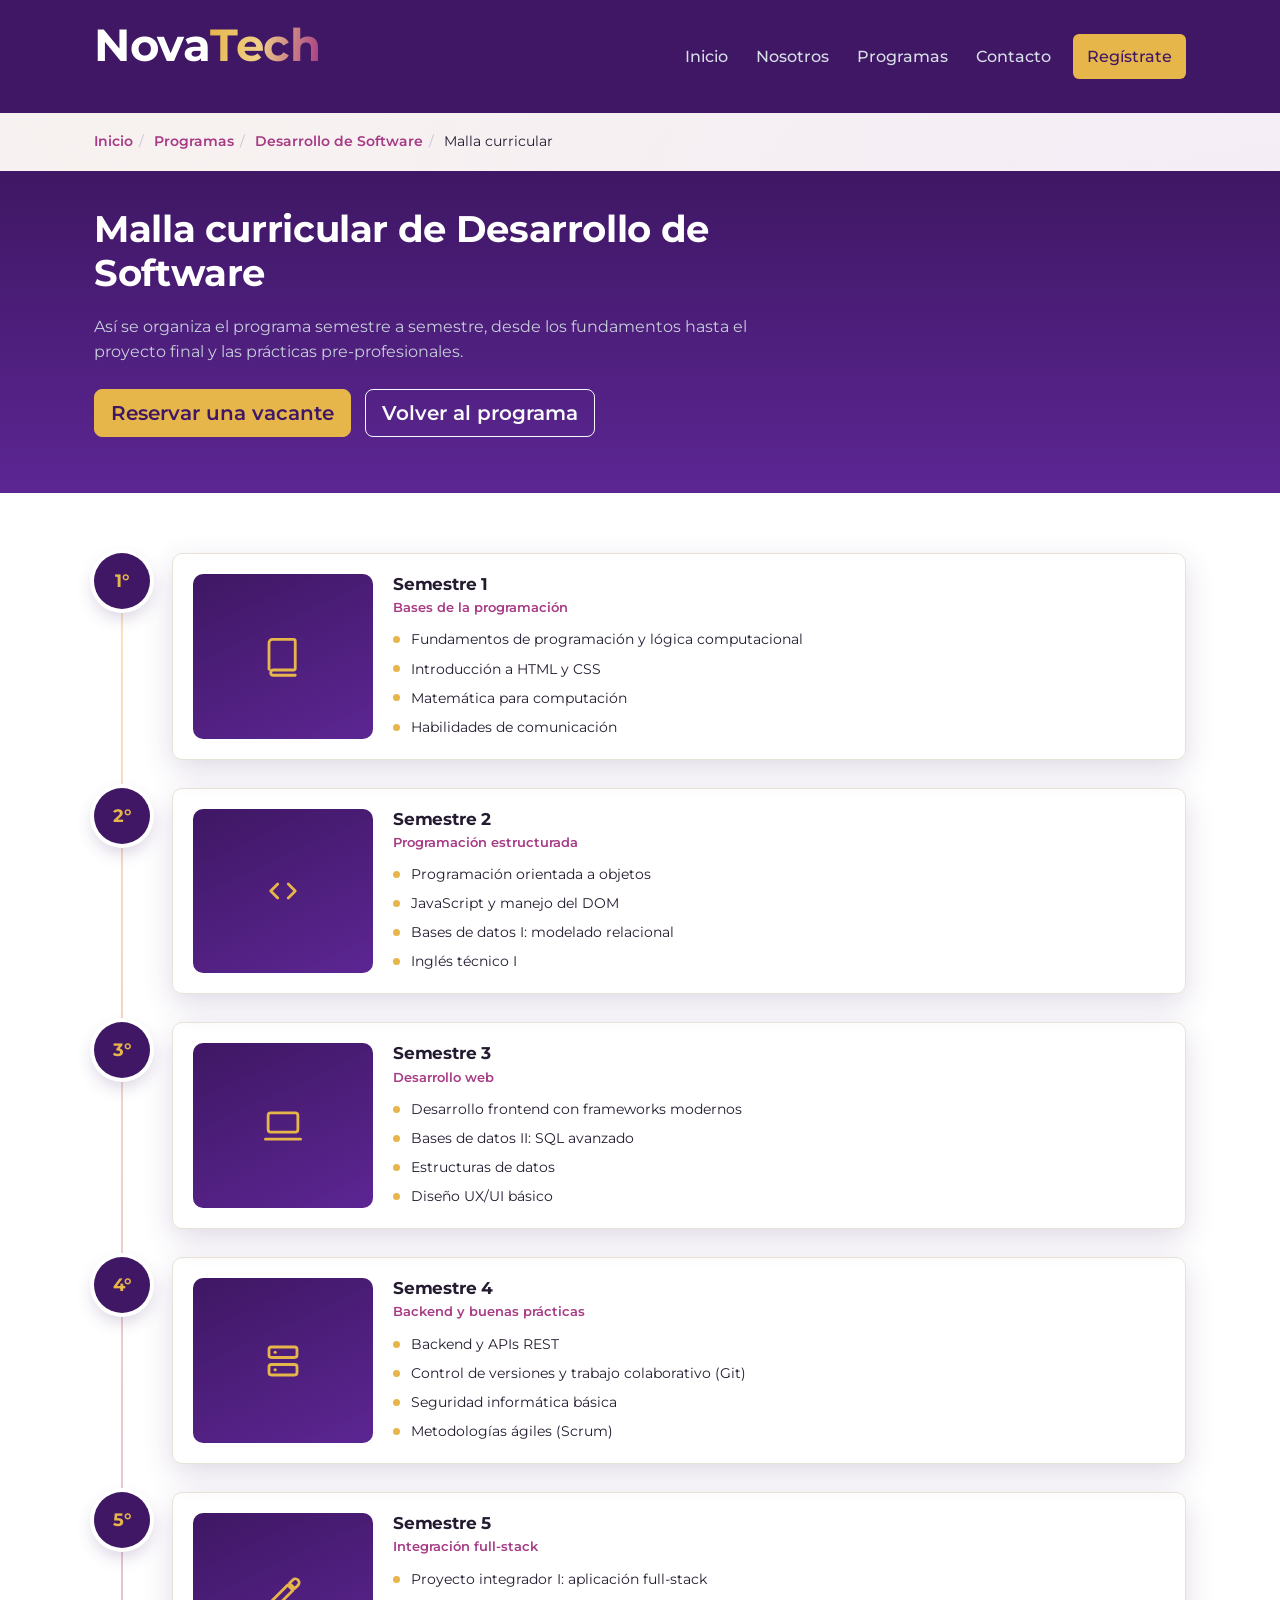
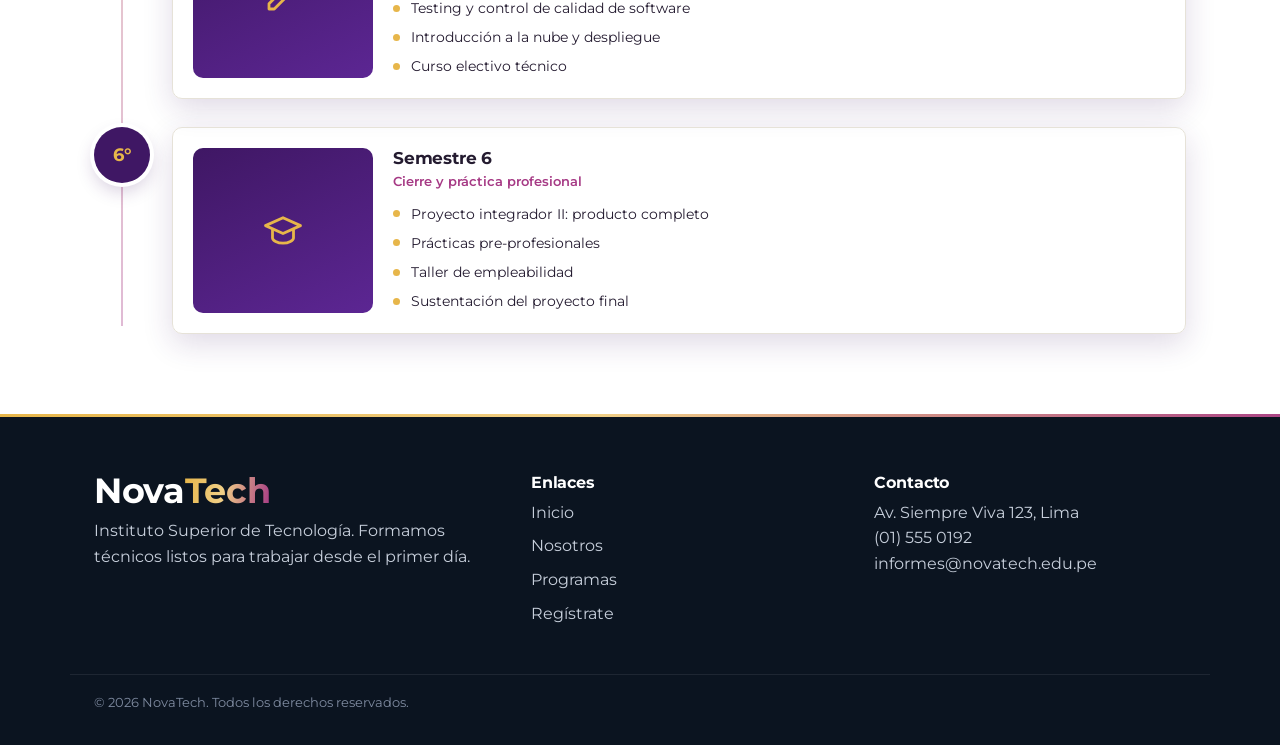
<file: programas/malla-desarrollo-software.html>
<!DOCTYPE html>
<html lang="es">
<head>
  <meta charset="UTF-8">
  <meta name="viewport" content="width=device-width, initial-scale=1.0, viewport-fit=cover">
  <title>Malla curricular — Desarrollo de Software | NovaTech</title>
  <meta name="description" content="Malla curricular de Desarrollo de Software: contenido semestre a semestre en NovaTech.">
  <meta name="theme-color" content="#3f1764">
  <meta name="mobile-web-app-capable" content="yes">
  <meta name="color-scheme" content="light">

  <link rel="preconnect" href="https://fonts.googleapis.com">
  <link href="https://fonts.googleapis.com/css2?family=Montserrat:wght@400;500;600;700&display=swap" rel="stylesheet">

  <link href="https://cdnjs.cloudflare.com/ajax/libs/bootstrap/5.3.3/css/bootstrap.min.css" rel="stylesheet">

  <link rel="stylesheet" href="../css/style.css">

  <style>
    section[id] { scroll-margin-top: 84px; }
  </style>
</head>
<body>

  <header class="site-header">
    <nav class="navbar navbar-expand-lg" aria-label="Navegación principal">
      <div class="container nav-inner">
        <a class="navbar-brand" href="../index.html#inicio">
          <span class="brand-mark">Nova<span class="brand-accent">Tech</span></span>
        </a>
        <button class="navbar-toggler" type="button" id="menuToggle" aria-controls="menuPrincipal"
                aria-expanded="false" aria-label="Abrir menú">
          <span class="toggler-bar"></span>
          <span class="toggler-bar"></span>
          <span class="toggler-bar"></span>
        </button>
        <div class="collapse navbar-collapse" id="menuPrincipal">
          <ul class="navbar-nav ms-auto" id="menuLista">
            <span class="nav-indicator" id="navIndicator" aria-hidden="true"></span>
            <li class="nav-item"><a class="nav-link" href="../index.html#inicio">Inicio</a></li>
            <li class="nav-item"><a class="nav-link" href="../index.html#nosotros">Nosotros</a></li>
            <li class="nav-item"><a class="nav-link" href="../index.html#programas">Programas</a></li>
            <li class="nav-item"><a class="nav-link" href="../index.html#contacto">Contacto</a></li>
            <li class="nav-item"><a class="nav-link btn-nav-cta" href="../index.html#registro">Regístrate</a></li>
          </ul>
        </div>
      </div>
    </nav>
  </header>

  <main>
    <nav class="breadcrumb-nav" aria-label="Ruta de navegación">
      <div class="container">
        <a href="../index.html#inicio">Inicio</a><span class="sep">/</span>
        <a href="../index.html#programas">Programas</a><span class="sep">/</span>
        <a href="desarrollo-software.html">Desarrollo de Software</a><span class="sep">/</span>
        <span class="actual">Malla curricular</span>
      </div>
    </nav>

    <section class="malla-hero">
      <div class="container">
        <h1>Malla curricular de Desarrollo de Software</h1>
        <p>Así se organiza el programa semestre a semestre, desde los fundamentos hasta el proyecto final y las prácticas pre-profesionales.</p>
        <div class="malla-hero-actions">
          <a href="../index.html#registro" class="btn btn-primary btn-lg">Reservar una vacante</a>
          <a href="desarrollo-software.html" class="btn btn-outline-light btn-lg">Volver al programa</a>
        </div>
      </div>
    </section>

    <section class="malla">
      <div class="container">
        <div class="malla-timeline">
        <div class="malla-semestre">
          <div class="malla-semestre-num">1°</div>
          <div class="malla-semestre-card">
            <div class="malla-semestre-visual" aria-hidden="true">
              <svg viewBox="0 0 24 24" fill="none" stroke="currentColor" stroke-width="1.6" stroke-linecap="round" stroke-linejoin="round"><path d="M4 19.5V4.5A2 2 0 0 1 6 2.5h12a1 1 0 0 1 1 1V19a1 1 0 0 1-1 1H6.5a1.5 1.5 0 0 0 0 3H19"></path></svg>
            </div>
            <div class="malla-semestre-info">
              <h3>Semestre 1</h3>
              <p class="malla-enfoque">Bases de la programación</p>
              <ul class="malla-cursos">
              <li>Fundamentos de programación y lógica computacional</li>
              <li>Introducción a HTML y CSS</li>
              <li>Matemática para computación</li>
              <li>Habilidades de comunicación</li>
              </ul>
            </div>
          </div>
        </div>
        <div class="malla-semestre">
          <div class="malla-semestre-num">2°</div>
          <div class="malla-semestre-card">
            <div class="malla-semestre-visual" aria-hidden="true">
              <svg viewBox="0 0 24 24" fill="none" stroke="currentColor" stroke-width="1.6" stroke-linecap="round" stroke-linejoin="round"><path d="m9 8-4 4 4 4"></path><path d="m15 8 4 4-4 4"></path></svg>
            </div>
            <div class="malla-semestre-info">
              <h3>Semestre 2</h3>
              <p class="malla-enfoque">Programación estructurada</p>
              <ul class="malla-cursos">
              <li>Programación orientada a objetos</li>
              <li>JavaScript y manejo del DOM</li>
              <li>Bases de datos I: modelado relacional</li>
              <li>Inglés técnico I</li>
              </ul>
            </div>
          </div>
        </div>
        <div class="malla-semestre">
          <div class="malla-semestre-num">3°</div>
          <div class="malla-semestre-card">
            <div class="malla-semestre-visual" aria-hidden="true">
              <svg viewBox="0 0 24 24" fill="none" stroke="currentColor" stroke-width="1.6" stroke-linecap="round" stroke-linejoin="round"><rect x="3.5" y="4.5" width="17" height="11" rx="1.5"></rect><path d="M2 19.5h20"></path></svg>
            </div>
            <div class="malla-semestre-info">
              <h3>Semestre 3</h3>
              <p class="malla-enfoque">Desarrollo web</p>
              <ul class="malla-cursos">
              <li>Desarrollo frontend con frameworks modernos</li>
              <li>Bases de datos II: SQL avanzado</li>
              <li>Estructuras de datos</li>
              <li>Diseño UX/UI básico</li>
              </ul>
            </div>
          </div>
        </div>
        <div class="malla-semestre">
          <div class="malla-semestre-num">4°</div>
          <div class="malla-semestre-card">
            <div class="malla-semestre-visual" aria-hidden="true">
              <svg viewBox="0 0 24 24" fill="none" stroke="currentColor" stroke-width="1.6" stroke-linecap="round" stroke-linejoin="round"><rect x="4" y="4" width="16" height="6" rx="1.4"></rect><rect x="4" y="14" width="16" height="6" rx="1.4"></rect><circle cx="7.5" cy="7" r="0.9" fill="currentColor" stroke="none"></circle><circle cx="7.5" cy="17" r="0.9" fill="currentColor" stroke="none"></circle></svg>
            </div>
            <div class="malla-semestre-info">
              <h3>Semestre 4</h3>
              <p class="malla-enfoque">Backend y buenas prácticas</p>
              <ul class="malla-cursos">
              <li>Backend y APIs REST</li>
              <li>Control de versiones y trabajo colaborativo (Git)</li>
              <li>Seguridad informática básica</li>
              <li>Metodologías ágiles (Scrum)</li>
              </ul>
            </div>
          </div>
        </div>
        <div class="malla-semestre">
          <div class="malla-semestre-num">5°</div>
          <div class="malla-semestre-card">
            <div class="malla-semestre-visual" aria-hidden="true">
              <svg viewBox="0 0 24 24" fill="none" stroke="currentColor" stroke-width="1.6" stroke-linecap="round" stroke-linejoin="round"><path d="m14.7 6.3 3 3L7 20H4v-3Z"></path><path d="M17.6 3.4a2.1 2.1 0 0 1 3 3L18.7 8.3l-3-3Z"></path></svg>
            </div>
            <div class="malla-semestre-info">
              <h3>Semestre 5</h3>
              <p class="malla-enfoque">Integración full-stack</p>
              <ul class="malla-cursos">
              <li>Proyecto integrador I: aplicación full-stack</li>
              <li>Testing y control de calidad de software</li>
              <li>Introducción a la nube y despliegue</li>
              <li>Curso electivo técnico</li>
              </ul>
            </div>
          </div>
        </div>
        <div class="malla-semestre">
          <div class="malla-semestre-num">6°</div>
          <div class="malla-semestre-card">
            <div class="malla-semestre-visual" aria-hidden="true">
              <svg viewBox="0 0 24 24" fill="none" stroke="currentColor" stroke-width="1.6" stroke-linecap="round" stroke-linejoin="round"><path d="M2 9.5 12 5l10 4.5-10 4.5Z"></path><path d="M6 12v4.5c0 1.4 2.7 3 6 3s6-1.6 6-3V12"></path></svg>
            </div>
            <div class="malla-semestre-info">
              <h3>Semestre 6</h3>
              <p class="malla-enfoque">Cierre y práctica profesional</p>
              <ul class="malla-cursos">
              <li>Proyecto integrador II: producto completo</li>
              <li>Prácticas pre-profesionales</li>
              <li>Taller de empleabilidad</li>
              <li>Sustentación del proyecto final</li>
              </ul>
            </div>
          </div>
        </div>
        </div>
      </div>
    </section>
  </main>

  <footer id="contacto" class="site-footer">
    <div class="container footer-grid">
      <div>
        <span class="brand-mark">Nova<span class="brand-accent">Tech</span></span>
        <p>Instituto Superior de Tecnología. Formamos técnicos listos para trabajar desde el primer día.</p>
      </div>
      <div>
        <h3>Enlaces</h3>
        <ul>
          <li><a href="../index.html#inicio">Inicio</a></li>
          <li><a href="../index.html#nosotros">Nosotros</a></li>
          <li><a href="../index.html#programas">Programas</a></li>
          <li><a href="../index.html#registro">Regístrate</a></li>
        </ul>
      </div>
      <div>
        <h3>Contacto</h3>
        <address>
          Av. Siempre Viva 123, Lima<br>
          (01) 555 0192<br>
          informes@novatech.edu.pe
        </address>
      </div>
    </div>
    <div class="footer-bottom">
      <div class="container">
        <p>&copy; <span id="anioActual"></span> NovaTech. Todos los derechos reservados.</p>
      </div>
    </div>
  </footer>

  <script src="https://cdnjs.cloudflare.com/ajax/libs/bootstrap/5.3.3/js/bootstrap.bundle.min.js"></script>
  <script src="../js/script.js"></script>
</body>
</html>
</file>
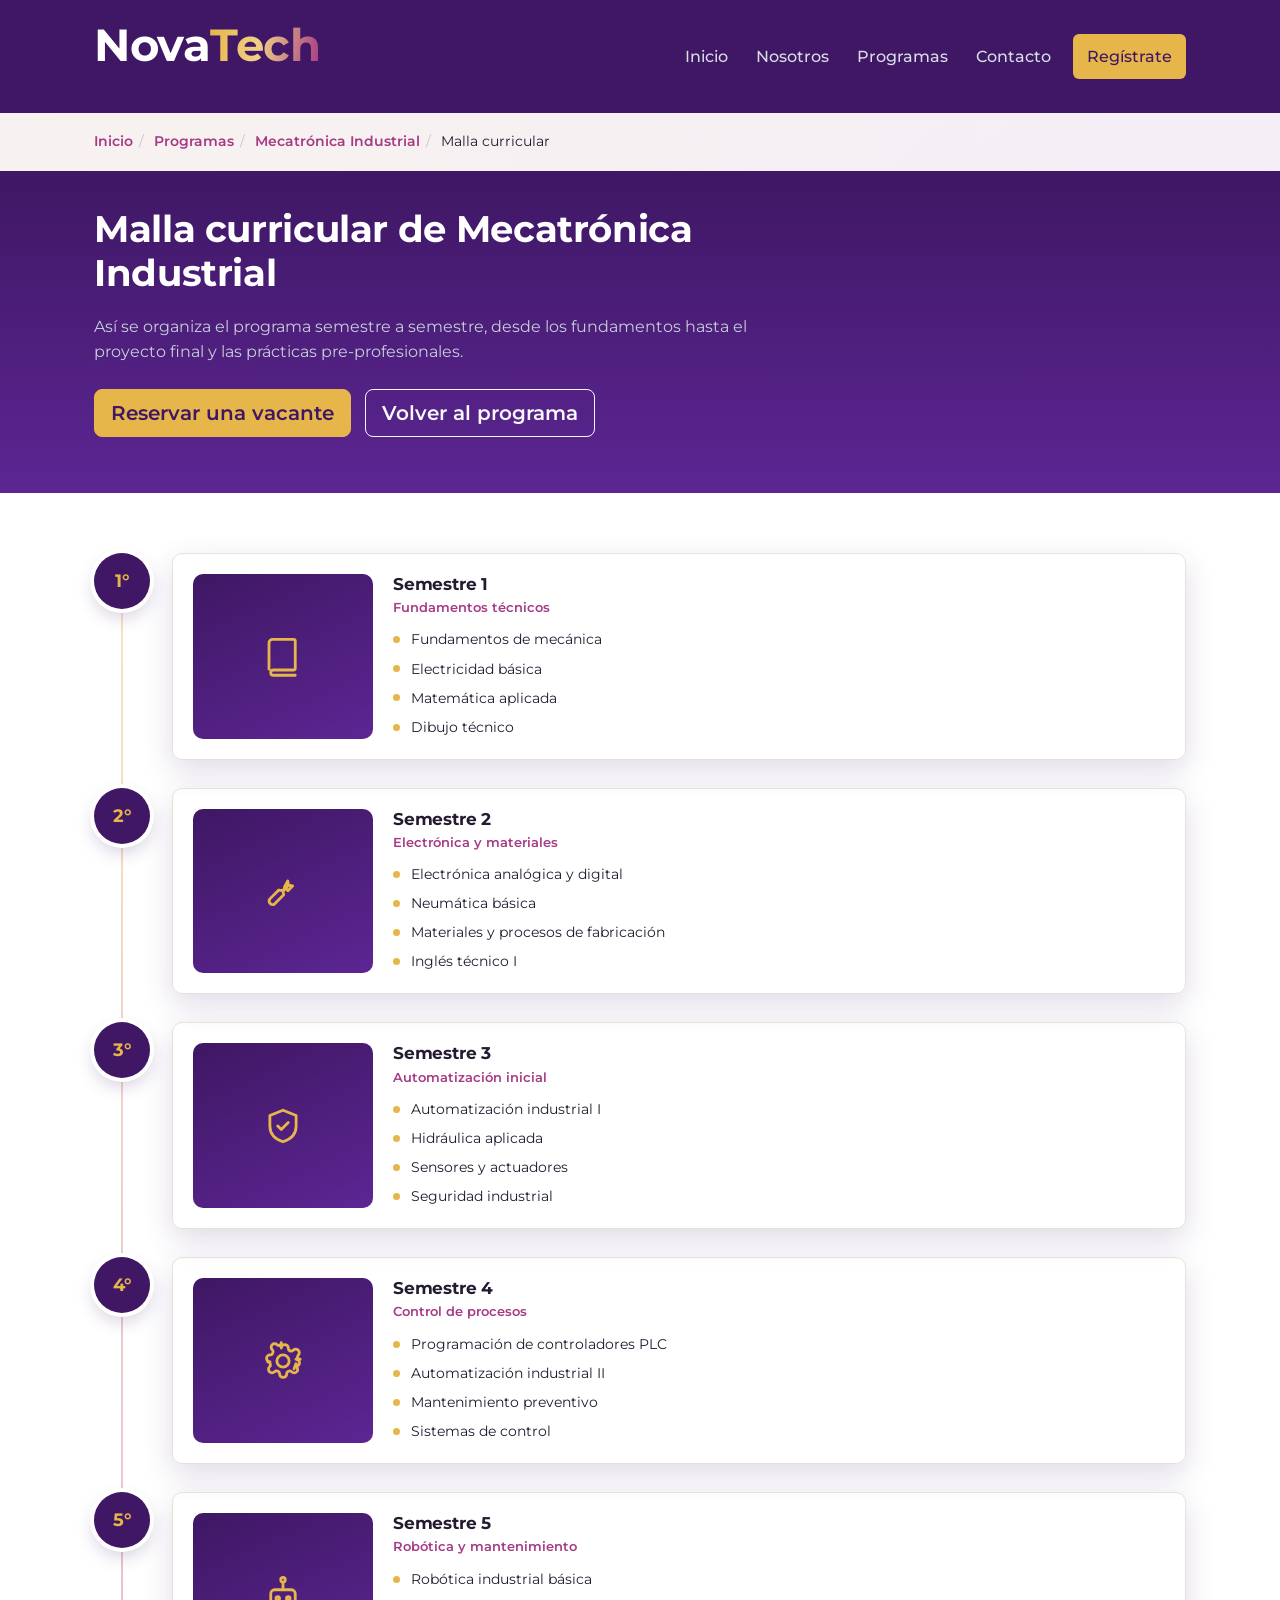
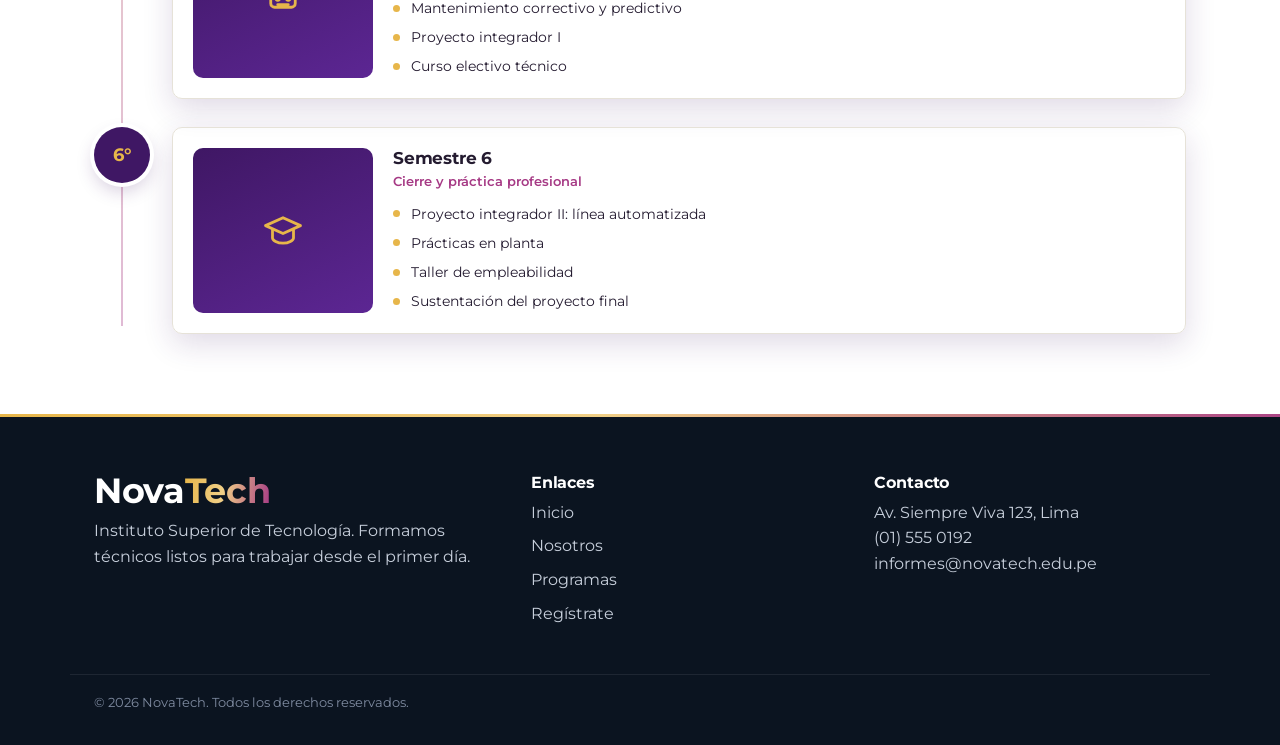
<file: programas/malla-mecatronica-industrial.html>
<!DOCTYPE html>
<html lang="es">
<head>
  <meta charset="UTF-8">
  <meta name="viewport" content="width=device-width, initial-scale=1.0, viewport-fit=cover">
  <title>Malla curricular — Mecatrónica Industrial | NovaTech</title>
  <meta name="description" content="Malla curricular de Mecatrónica Industrial: contenido semestre a semestre en NovaTech.">
  <meta name="theme-color" content="#3f1764">
  <meta name="mobile-web-app-capable" content="yes">
  <meta name="color-scheme" content="light">

  <link rel="preconnect" href="https://fonts.googleapis.com">
  <link href="https://fonts.googleapis.com/css2?family=Montserrat:wght@400;500;600;700&display=swap" rel="stylesheet">

  <link href="https://cdnjs.cloudflare.com/ajax/libs/bootstrap/5.3.3/css/bootstrap.min.css" rel="stylesheet">

  <link rel="stylesheet" href="../css/style.css">

  <style>
    section[id] { scroll-margin-top: 84px; }
  </style>
</head>
<body>

  <header class="site-header">
    <nav class="navbar navbar-expand-lg" aria-label="Navegación principal">
      <div class="container nav-inner">
        <a class="navbar-brand" href="../index.html#inicio">
          <span class="brand-mark">Nova<span class="brand-accent">Tech</span></span>
        </a>
        <button class="navbar-toggler" type="button" id="menuToggle" aria-controls="menuPrincipal"
                aria-expanded="false" aria-label="Abrir menú">
          <span class="toggler-bar"></span>
          <span class="toggler-bar"></span>
          <span class="toggler-bar"></span>
        </button>
        <div class="collapse navbar-collapse" id="menuPrincipal">
          <ul class="navbar-nav ms-auto" id="menuLista">
            <span class="nav-indicator" id="navIndicator" aria-hidden="true"></span>
            <li class="nav-item"><a class="nav-link" href="../index.html#inicio">Inicio</a></li>
            <li class="nav-item"><a class="nav-link" href="../index.html#nosotros">Nosotros</a></li>
            <li class="nav-item"><a class="nav-link" href="../index.html#programas">Programas</a></li>
            <li class="nav-item"><a class="nav-link" href="../index.html#contacto">Contacto</a></li>
            <li class="nav-item"><a class="nav-link btn-nav-cta" href="../index.html#registro">Regístrate</a></li>
          </ul>
        </div>
      </div>
    </nav>
  </header>

  <main>
    <nav class="breadcrumb-nav" aria-label="Ruta de navegación">
      <div class="container">
        <a href="../index.html#inicio">Inicio</a><span class="sep">/</span>
        <a href="../index.html#programas">Programas</a><span class="sep">/</span>
        <a href="mecatronica-industrial.html">Mecatrónica Industrial</a><span class="sep">/</span>
        <span class="actual">Malla curricular</span>
      </div>
    </nav>

    <section class="malla-hero">
      <div class="container">
        <h1>Malla curricular de Mecatrónica Industrial</h1>
        <p>Así se organiza el programa semestre a semestre, desde los fundamentos hasta el proyecto final y las prácticas pre-profesionales.</p>
        <div class="malla-hero-actions">
          <a href="../index.html#registro" class="btn btn-primary btn-lg">Reservar una vacante</a>
          <a href="mecatronica-industrial.html" class="btn btn-outline-light btn-lg">Volver al programa</a>
        </div>
      </div>
    </section>

    <section class="malla">
      <div class="container">
        <div class="malla-timeline">
        <div class="malla-semestre">
          <div class="malla-semestre-num">1°</div>
          <div class="malla-semestre-card">
            <div class="malla-semestre-visual" aria-hidden="true">
              <svg viewBox="0 0 24 24" fill="none" stroke="currentColor" stroke-width="1.6" stroke-linecap="round" stroke-linejoin="round"><path d="M4 19.5V4.5A2 2 0 0 1 6 2.5h12a1 1 0 0 1 1 1V19a1 1 0 0 1-1 1H6.5a1.5 1.5 0 0 0 0 3H19"></path></svg>
            </div>
            <div class="malla-semestre-info">
              <h3>Semestre 1</h3>
              <p class="malla-enfoque">Fundamentos técnicos</p>
              <ul class="malla-cursos">
              <li>Fundamentos de mecánica</li>
              <li>Electricidad básica</li>
              <li>Matemática aplicada</li>
              <li>Dibujo técnico</li>
              </ul>
            </div>
          </div>
        </div>
        <div class="malla-semestre">
          <div class="malla-semestre-num">2°</div>
          <div class="malla-semestre-card">
            <div class="malla-semestre-visual" aria-hidden="true">
              <svg viewBox="0 0 24 24" fill="none" stroke="currentColor" stroke-width="1.6" stroke-linecap="round" stroke-linejoin="round"><path d="M14.7 6.3a4 4 0 0 1-5.1 5.1L4.5 16.5a2 2 0 0 0 2.8 2.8l5.1-5.1a4 4 0 0 1 5.1-5.1l-2.7 2.7-2-2Z"></path></svg>
            </div>
            <div class="malla-semestre-info">
              <h3>Semestre 2</h3>
              <p class="malla-enfoque">Electrónica y materiales</p>
              <ul class="malla-cursos">
              <li>Electrónica analógica y digital</li>
              <li>Neumática básica</li>
              <li>Materiales y procesos de fabricación</li>
              <li>Inglés técnico I</li>
              </ul>
            </div>
          </div>
        </div>
        <div class="malla-semestre">
          <div class="malla-semestre-num">3°</div>
          <div class="malla-semestre-card">
            <div class="malla-semestre-visual" aria-hidden="true">
              <svg viewBox="0 0 24 24" fill="none" stroke="currentColor" stroke-width="1.6" stroke-linecap="round" stroke-linejoin="round"><path d="M12 3 4.5 6v6c0 4.6 3.1 7.6 7.5 9 4.4-1.4 7.5-4.4 7.5-9V6Z"></path><path d="m9 12 2 2 4-4"></path></svg>
            </div>
            <div class="malla-semestre-info">
              <h3>Semestre 3</h3>
              <p class="malla-enfoque">Automatización inicial</p>
              <ul class="malla-cursos">
              <li>Automatización industrial I</li>
              <li>Hidráulica aplicada</li>
              <li>Sensores y actuadores</li>
              <li>Seguridad industrial</li>
              </ul>
            </div>
          </div>
        </div>
        <div class="malla-semestre">
          <div class="malla-semestre-num">4°</div>
          <div class="malla-semestre-card">
            <div class="malla-semestre-visual" aria-hidden="true">
              <svg viewBox="0 0 24 24" fill="none" stroke="currentColor" stroke-width="1.6" stroke-linecap="round" stroke-linejoin="round"><path d="M12 15.5a3.5 3.5 0 1 0 0-7 3.5 3.5 0 0 0 0 7Z"></path><path d="M19.4 13.5a1.65 1.65 0 0 0 .33 1.82l.06.06a2 2 0 1 1-2.83 2.83l-.06-.06a1.65 1.65 0 0 0-1.82-.33 1.65 1.65 0 0 0-1 1.51V19.4a2 2 0 0 1-4 0v-.09a1.65 1.65 0 0 0-1.08-1.51 1.65 1.65 0 0 0-1.82.33l-.06.06a2 2 0 1 1-2.83-2.83l.06-.06a1.65 1.65 0 0 0 .33-1.82 1.65 1.65 0 0 0-1.51-1H4.6a2 2 0 0 1 0-4h.09a1.65 1.65 0 0 0 1.51-1.08 1.65 1.65 0 0 0-.33-1.82l-.06-.06a2 2 0 1 1 2.83-2.83l.06.06a1.65 1.65 0 0 0 1.82.33H10a1.65 1.65 0 0 0 1-1.51V4.6a2 2 0 0 1 4 0v.09a1.65 1.65 0 0 0 1 1.51 1.65 1.65 0 0 0 1.82-.33l.06-.06a2 2 0 1 1 2.83 2.83l-.06.06a1.65 1.65 0 0 0-.33 1.82V10a1.65 1.65 0 0 0 1.51 1H19.4a2 2 0 0 1 0 4h-.09a1.65 1.65 0 0 0-1 1.51Z"></path></svg>
            </div>
            <div class="malla-semestre-info">
              <h3>Semestre 4</h3>
              <p class="malla-enfoque">Control de procesos</p>
              <ul class="malla-cursos">
              <li>Programación de controladores PLC</li>
              <li>Automatización industrial II</li>
              <li>Mantenimiento preventivo</li>
              <li>Sistemas de control</li>
              </ul>
            </div>
          </div>
        </div>
        <div class="malla-semestre">
          <div class="malla-semestre-num">5°</div>
          <div class="malla-semestre-card">
            <div class="malla-semestre-visual" aria-hidden="true">
              <svg viewBox="0 0 24 24" fill="none" stroke="currentColor" stroke-width="1.6" stroke-linecap="round" stroke-linejoin="round"><rect x="5" y="9" width="14" height="10" rx="2.2"></rect><path d="M12 5v4"></path><circle cx="12" cy="3.3" r="1.3"></circle><circle cx="9" cy="14" r="1"></circle><circle cx="15" cy="14" r="1"></circle><path d="M9 17.5h6"></path></svg>
            </div>
            <div class="malla-semestre-info">
              <h3>Semestre 5</h3>
              <p class="malla-enfoque">Robótica y mantenimiento</p>
              <ul class="malla-cursos">
              <li>Robótica industrial básica</li>
              <li>Mantenimiento correctivo y predictivo</li>
              <li>Proyecto integrador I</li>
              <li>Curso electivo técnico</li>
              </ul>
            </div>
          </div>
        </div>
        <div class="malla-semestre">
          <div class="malla-semestre-num">6°</div>
          <div class="malla-semestre-card">
            <div class="malla-semestre-visual" aria-hidden="true">
              <svg viewBox="0 0 24 24" fill="none" stroke="currentColor" stroke-width="1.6" stroke-linecap="round" stroke-linejoin="round"><path d="M2 9.5 12 5l10 4.5-10 4.5Z"></path><path d="M6 12v4.5c0 1.4 2.7 3 6 3s6-1.6 6-3V12"></path></svg>
            </div>
            <div class="malla-semestre-info">
              <h3>Semestre 6</h3>
              <p class="malla-enfoque">Cierre y práctica profesional</p>
              <ul class="malla-cursos">
              <li>Proyecto integrador II: línea automatizada</li>
              <li>Prácticas en planta</li>
              <li>Taller de empleabilidad</li>
              <li>Sustentación del proyecto final</li>
              </ul>
            </div>
          </div>
        </div>
        </div>
      </div>
    </section>
  </main>

  <footer id="contacto" class="site-footer">
    <div class="container footer-grid">
      <div>
        <span class="brand-mark">Nova<span class="brand-accent">Tech</span></span>
        <p>Instituto Superior de Tecnología. Formamos técnicos listos para trabajar desde el primer día.</p>
      </div>
      <div>
        <h3>Enlaces</h3>
        <ul>
          <li><a href="../index.html#inicio">Inicio</a></li>
          <li><a href="../index.html#nosotros">Nosotros</a></li>
          <li><a href="../index.html#programas">Programas</a></li>
          <li><a href="../index.html#registro">Regístrate</a></li>
        </ul>
      </div>
      <div>
        <h3>Contacto</h3>
        <address>
          Av. Siempre Viva 123, Lima<br>
          (01) 555 0192<br>
          informes@novatech.edu.pe
        </address>
      </div>
    </div>
    <div class="footer-bottom">
      <div class="container">
        <p>&copy; <span id="anioActual"></span> NovaTech. Todos los derechos reservados.</p>
      </div>
    </div>
  </footer>

  <script src="https://cdnjs.cloudflare.com/ajax/libs/bootstrap/5.3.3/js/bootstrap.bundle.min.js"></script>
  <script src="../js/script.js"></script>
</body>
</html>
</file>
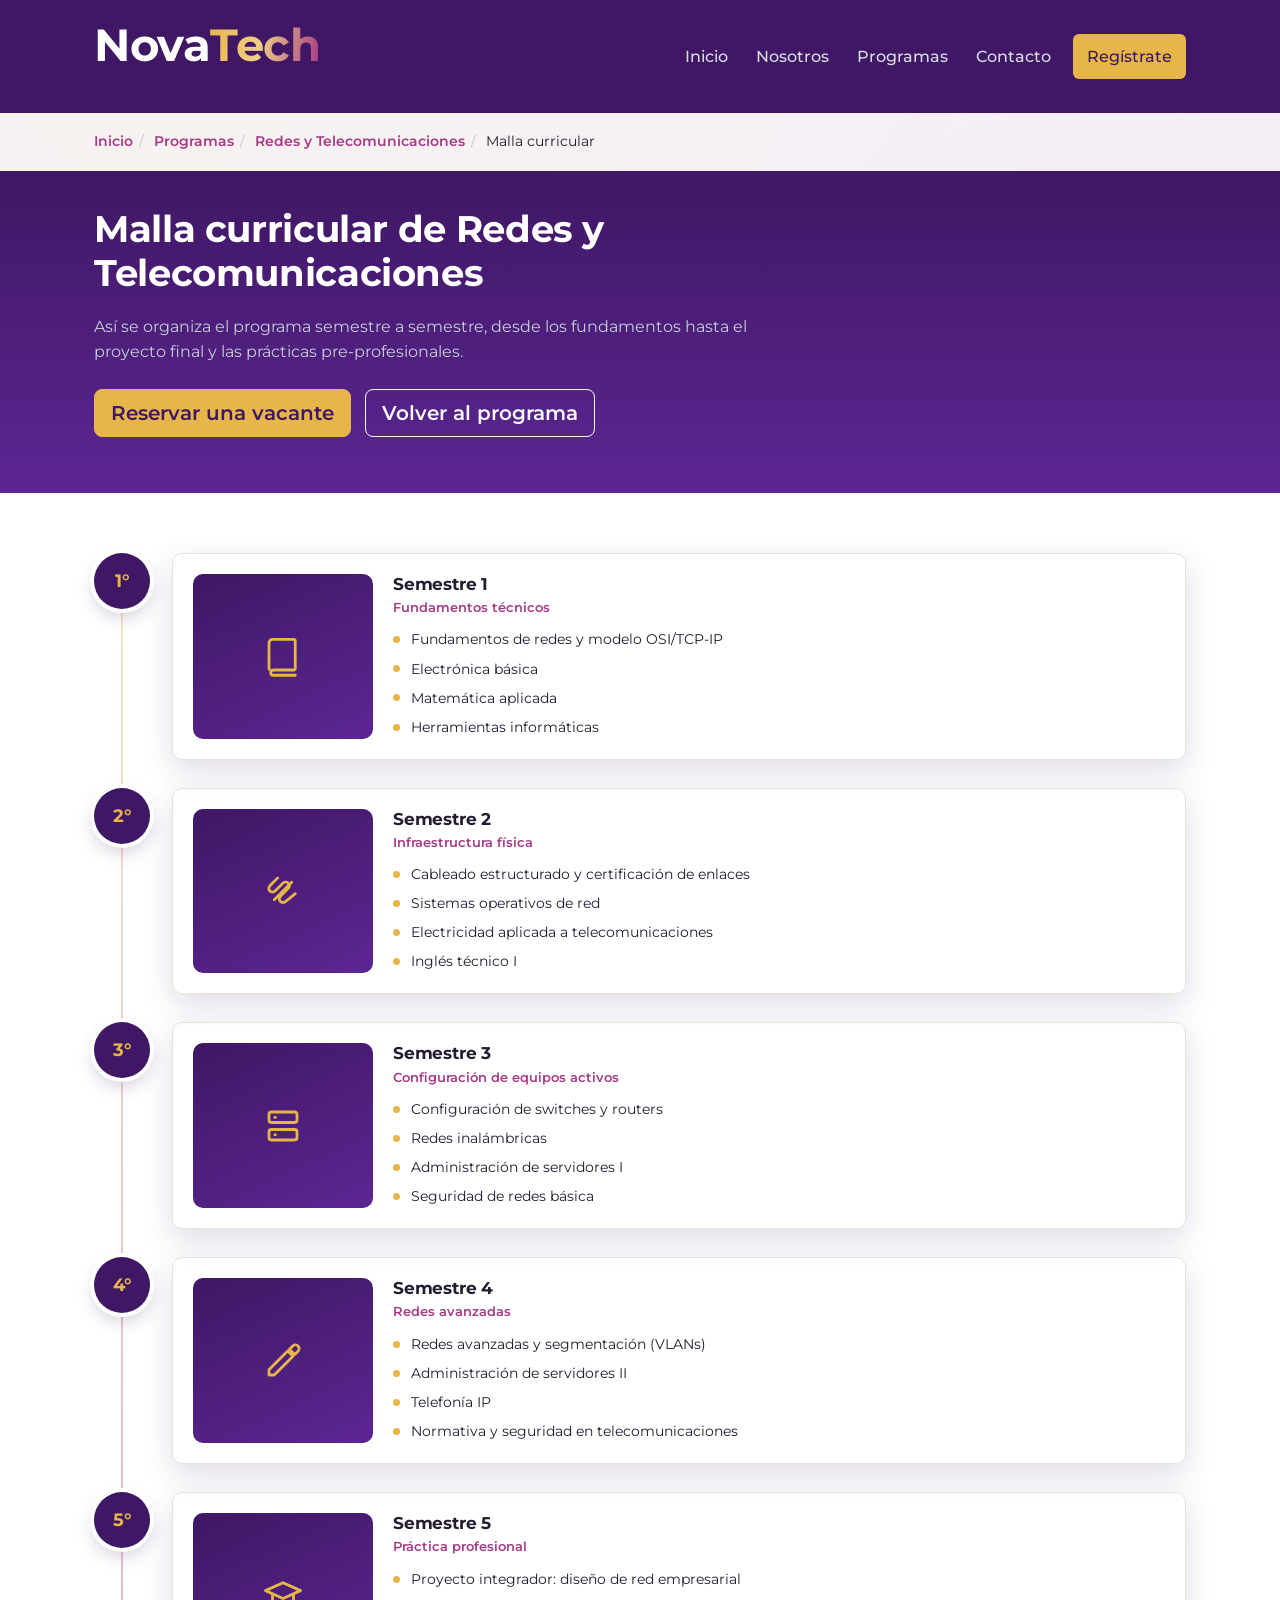
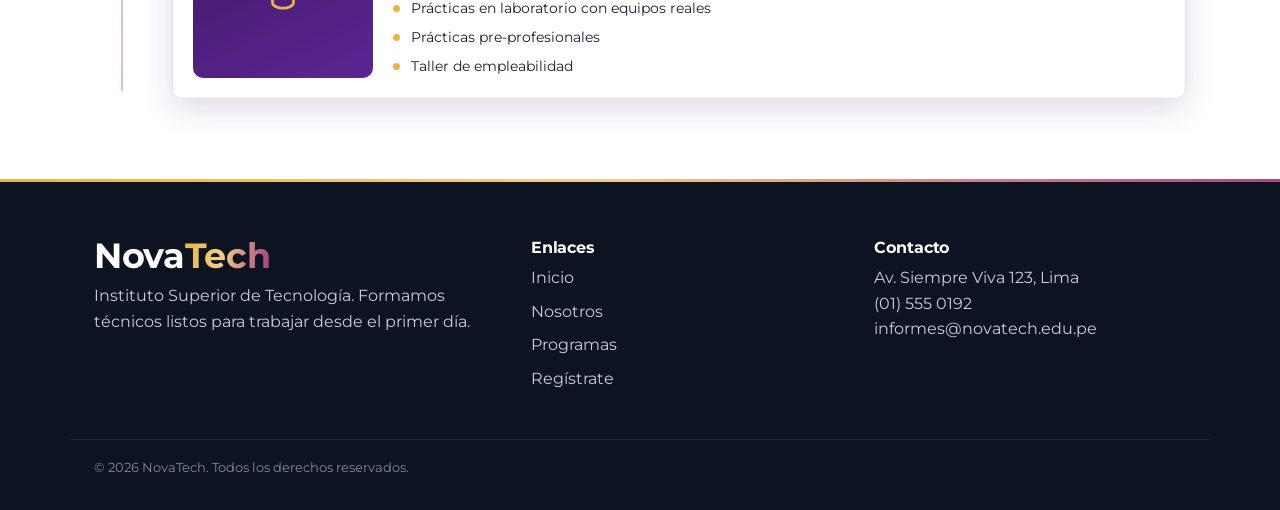
<file: programas/malla-redes-telecomunicaciones.html>
<!DOCTYPE html>
<html lang="es">
<head>
  <meta charset="UTF-8">
  <meta name="viewport" content="width=device-width, initial-scale=1.0, viewport-fit=cover">
  <title>Malla curricular — Redes y Telecomunicaciones | NovaTech</title>
  <meta name="description" content="Malla curricular de Redes y Telecomunicaciones: contenido semestre a semestre en NovaTech.">
  <meta name="theme-color" content="#3f1764">
  <meta name="mobile-web-app-capable" content="yes">
  <meta name="color-scheme" content="light">

  <link rel="preconnect" href="https://fonts.googleapis.com">
  <link href="https://fonts.googleapis.com/css2?family=Montserrat:wght@400;500;600;700&display=swap" rel="stylesheet">

  <link href="https://cdnjs.cloudflare.com/ajax/libs/bootstrap/5.3.3/css/bootstrap.min.css" rel="stylesheet">

  <link rel="stylesheet" href="../css/style.css">

  <style>
    section[id] { scroll-margin-top: 84px; }
  </style>
</head>
<body>

  <header class="site-header">
    <nav class="navbar navbar-expand-lg" aria-label="Navegación principal">
      <div class="container nav-inner">
        <a class="navbar-brand" href="../index.html#inicio">
          <span class="brand-mark">Nova<span class="brand-accent">Tech</span></span>
        </a>
        <button class="navbar-toggler" type="button" id="menuToggle" aria-controls="menuPrincipal"
                aria-expanded="false" aria-label="Abrir menú">
          <span class="toggler-bar"></span>
          <span class="toggler-bar"></span>
          <span class="toggler-bar"></span>
        </button>
        <div class="collapse navbar-collapse" id="menuPrincipal">
          <ul class="navbar-nav ms-auto" id="menuLista">
            <span class="nav-indicator" id="navIndicator" aria-hidden="true"></span>
            <li class="nav-item"><a class="nav-link" href="../index.html#inicio">Inicio</a></li>
            <li class="nav-item"><a class="nav-link" href="../index.html#nosotros">Nosotros</a></li>
            <li class="nav-item"><a class="nav-link" href="../index.html#programas">Programas</a></li>
            <li class="nav-item"><a class="nav-link" href="../index.html#contacto">Contacto</a></li>
            <li class="nav-item"><a class="nav-link btn-nav-cta" href="../index.html#registro">Regístrate</a></li>
          </ul>
        </div>
      </div>
    </nav>
  </header>

  <main>
    <nav class="breadcrumb-nav" aria-label="Ruta de navegación">
      <div class="container">
        <a href="../index.html#inicio">Inicio</a><span class="sep">/</span>
        <a href="../index.html#programas">Programas</a><span class="sep">/</span>
        <a href="redes-telecomunicaciones.html">Redes y Telecomunicaciones</a><span class="sep">/</span>
        <span class="actual">Malla curricular</span>
      </div>
    </nav>

    <section class="malla-hero">
      <div class="container">
        <h1>Malla curricular de Redes y Telecomunicaciones</h1>
        <p>Así se organiza el programa semestre a semestre, desde los fundamentos hasta el proyecto final y las prácticas pre-profesionales.</p>
        <div class="malla-hero-actions">
          <a href="../index.html#registro" class="btn btn-primary btn-lg">Reservar una vacante</a>
          <a href="redes-telecomunicaciones.html" class="btn btn-outline-light btn-lg">Volver al programa</a>
        </div>
      </div>
    </section>

    <section class="malla">
      <div class="container">
        <div class="malla-timeline">
        <div class="malla-semestre">
          <div class="malla-semestre-num">1°</div>
          <div class="malla-semestre-card">
            <div class="malla-semestre-visual" aria-hidden="true">
              <svg viewBox="0 0 24 24" fill="none" stroke="currentColor" stroke-width="1.6" stroke-linecap="round" stroke-linejoin="round"><path d="M4 19.5V4.5A2 2 0 0 1 6 2.5h12a1 1 0 0 1 1 1V19a1 1 0 0 1-1 1H6.5a1.5 1.5 0 0 0 0 3H19"></path></svg>
            </div>
            <div class="malla-semestre-info">
              <h3>Semestre 1</h3>
              <p class="malla-enfoque">Fundamentos técnicos</p>
              <ul class="malla-cursos">
              <li>Fundamentos de redes y modelo OSI/TCP-IP</li>
              <li>Electrónica básica</li>
              <li>Matemática aplicada</li>
              <li>Herramientas informáticas</li>
              </ul>
            </div>
          </div>
        </div>
        <div class="malla-semestre">
          <div class="malla-semestre-num">2°</div>
          <div class="malla-semestre-card">
            <div class="malla-semestre-visual" aria-hidden="true">
              <svg viewBox="0 0 24 24" fill="none" stroke="currentColor" stroke-width="1.6" stroke-linecap="round" stroke-linejoin="round"><path d="M7 17 17 7"></path><path d="M9 4.5 4.5 9a2.1 2.1 0 0 0 3 3L12 7.5a2.1 2.1 0 0 1 3 3l-4.5 4.5a2.1 2.1 0 0 0 3 3L19 13.5"></path></svg>
            </div>
            <div class="malla-semestre-info">
              <h3>Semestre 2</h3>
              <p class="malla-enfoque">Infraestructura física</p>
              <ul class="malla-cursos">
              <li>Cableado estructurado y certificación de enlaces</li>
              <li>Sistemas operativos de red</li>
              <li>Electricidad aplicada a telecomunicaciones</li>
              <li>Inglés técnico I</li>
              </ul>
            </div>
          </div>
        </div>
        <div class="malla-semestre">
          <div class="malla-semestre-num">3°</div>
          <div class="malla-semestre-card">
            <div class="malla-semestre-visual" aria-hidden="true">
              <svg viewBox="0 0 24 24" fill="none" stroke="currentColor" stroke-width="1.6" stroke-linecap="round" stroke-linejoin="round"><rect x="4" y="4" width="16" height="6" rx="1.4"></rect><rect x="4" y="14" width="16" height="6" rx="1.4"></rect><circle cx="7.5" cy="7" r="0.9" fill="currentColor" stroke="none"></circle><circle cx="7.5" cy="17" r="0.9" fill="currentColor" stroke="none"></circle></svg>
            </div>
            <div class="malla-semestre-info">
              <h3>Semestre 3</h3>
              <p class="malla-enfoque">Configuración de equipos activos</p>
              <ul class="malla-cursos">
              <li>Configuración de switches y routers</li>
              <li>Redes inalámbricas</li>
              <li>Administración de servidores I</li>
              <li>Seguridad de redes básica</li>
              </ul>
            </div>
          </div>
        </div>
        <div class="malla-semestre">
          <div class="malla-semestre-num">4°</div>
          <div class="malla-semestre-card">
            <div class="malla-semestre-visual" aria-hidden="true">
              <svg viewBox="0 0 24 24" fill="none" stroke="currentColor" stroke-width="1.6" stroke-linecap="round" stroke-linejoin="round"><path d="m14.7 6.3 3 3L7 20H4v-3Z"></path><path d="M17.6 3.4a2.1 2.1 0 0 1 3 3L18.7 8.3l-3-3Z"></path></svg>
            </div>
            <div class="malla-semestre-info">
              <h3>Semestre 4</h3>
              <p class="malla-enfoque">Redes avanzadas</p>
              <ul class="malla-cursos">
              <li>Redes avanzadas y segmentación (VLANs)</li>
              <li>Administración de servidores II</li>
              <li>Telefonía IP</li>
              <li>Normativa y seguridad en telecomunicaciones</li>
              </ul>
            </div>
          </div>
        </div>
        <div class="malla-semestre">
          <div class="malla-semestre-num">5°</div>
          <div class="malla-semestre-card">
            <div class="malla-semestre-visual" aria-hidden="true">
              <svg viewBox="0 0 24 24" fill="none" stroke="currentColor" stroke-width="1.6" stroke-linecap="round" stroke-linejoin="round"><path d="M2 9.5 12 5l10 4.5-10 4.5Z"></path><path d="M6 12v4.5c0 1.4 2.7 3 6 3s6-1.6 6-3V12"></path></svg>
            </div>
            <div class="malla-semestre-info">
              <h3>Semestre 5</h3>
              <p class="malla-enfoque">Práctica profesional</p>
              <ul class="malla-cursos">
              <li>Proyecto integrador: diseño de red empresarial</li>
              <li>Prácticas en laboratorio con equipos reales</li>
              <li>Prácticas pre-profesionales</li>
              <li>Taller de empleabilidad</li>
              </ul>
            </div>
          </div>
        </div>
        </div>
      </div>
    </section>
  </main>

  <footer id="contacto" class="site-footer">
    <div class="container footer-grid">
      <div>
        <span class="brand-mark">Nova<span class="brand-accent">Tech</span></span>
        <p>Instituto Superior de Tecnología. Formamos técnicos listos para trabajar desde el primer día.</p>
      </div>
      <div>
        <h3>Enlaces</h3>
        <ul>
          <li><a href="../index.html#inicio">Inicio</a></li>
          <li><a href="../index.html#nosotros">Nosotros</a></li>
          <li><a href="../index.html#programas">Programas</a></li>
          <li><a href="../index.html#registro">Regístrate</a></li>
        </ul>
      </div>
      <div>
        <h3>Contacto</h3>
        <address>
          Av. Siempre Viva 123, Lima<br>
          (01) 555 0192<br>
          informes@novatech.edu.pe
        </address>
      </div>
    </div>
    <div class="footer-bottom">
      <div class="container">
        <p>&copy; <span id="anioActual"></span> NovaTech. Todos los derechos reservados.</p>
      </div>
    </div>
  </footer>

  <script src="https://cdnjs.cloudflare.com/ajax/libs/bootstrap/5.3.3/js/bootstrap.bundle.min.js"></script>
  <script src="../js/script.js"></script>
</body>
</html>
</file>
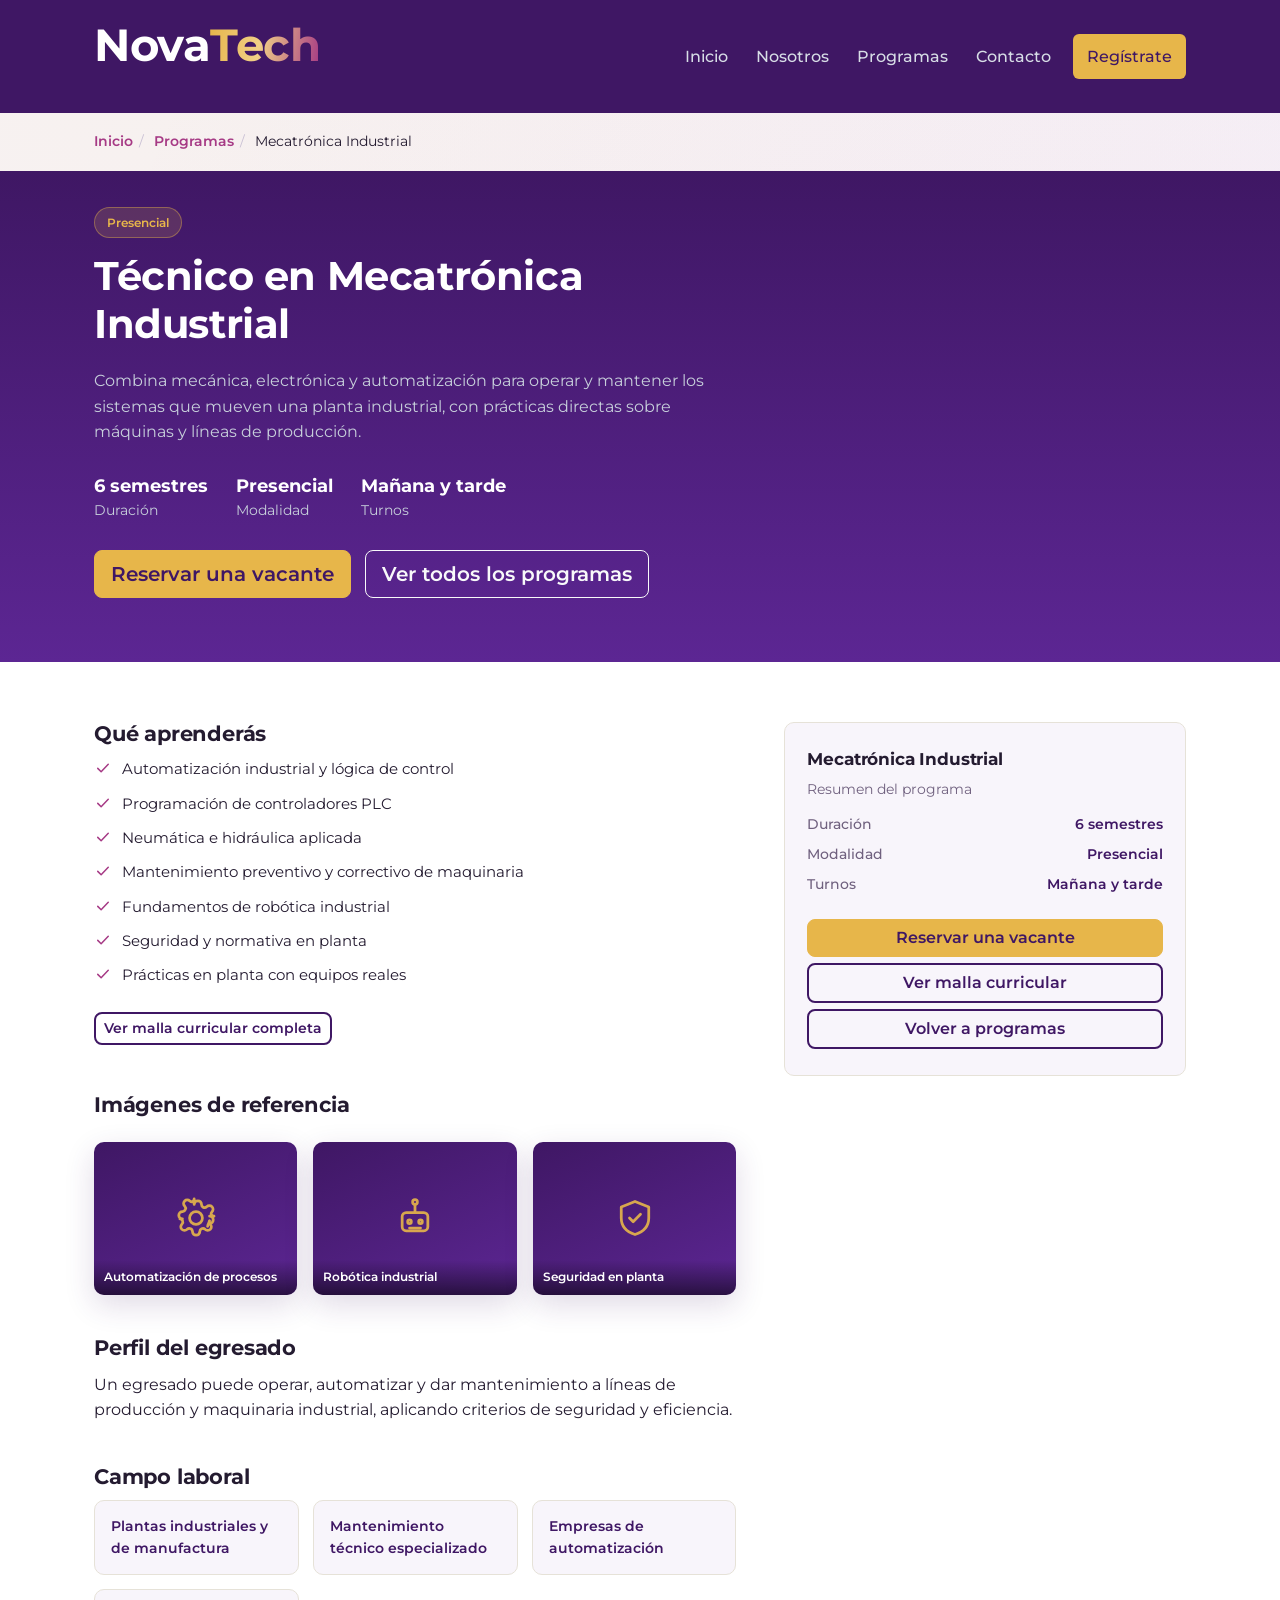
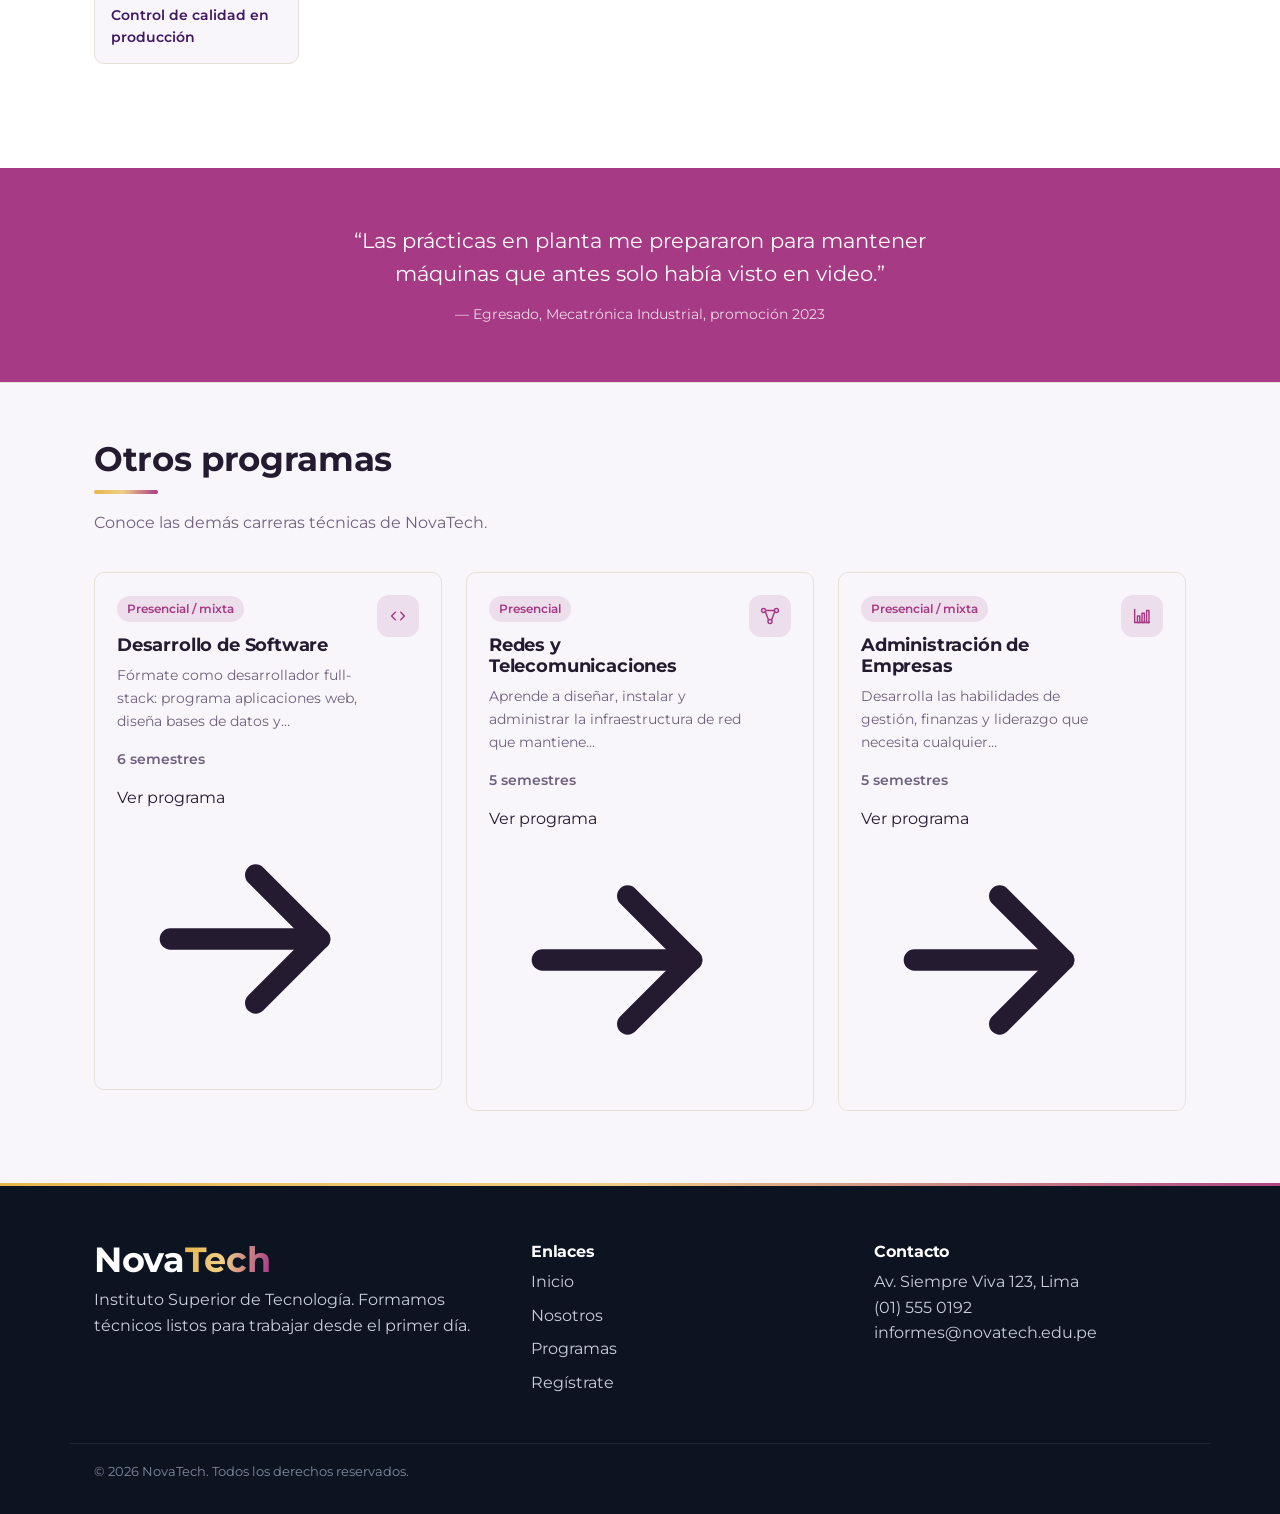
<file: programas/mecatronica-industrial.html>
<!DOCTYPE html>
<html lang="es">
<head>
  <meta charset="UTF-8">
  <meta name="viewport" content="width=device-width, initial-scale=1.0, viewport-fit=cover">
  <title>Mecatrónica Industrial | NovaTech</title>
  <meta name="description" content="Mecatrónica Industrial en NovaTech: Combina mecánica, electrónica y automatización para operar y mantener los sistemas que mueven una planta…">
  <meta name="theme-color" content="#3f1764">
  <meta name="mobile-web-app-capable" content="yes">
  <meta name="color-scheme" content="light">

  <link rel="preconnect" href="https://fonts.googleapis.com">
  <link href="https://fonts.googleapis.com/css2?family=Montserrat:wght@400;500;600;700&display=swap" rel="stylesheet">

  <link href="https://cdnjs.cloudflare.com/ajax/libs/bootstrap/5.3.3/css/bootstrap.min.css" rel="stylesheet">

  <link rel="stylesheet" href="../css/style.css">

  <style>
    section[id] { scroll-margin-top: 84px; }
  </style>
</head>
<body>

  <header class="site-header">
    <nav class="navbar navbar-expand-lg" aria-label="Navegación principal">
      <div class="container nav-inner">
        <a class="navbar-brand" href="../index.html#inicio">
          <span class="brand-mark">Nova<span class="brand-accent">Tech</span></span>
        </a>
        <button class="navbar-toggler" type="button" id="menuToggle" aria-controls="menuPrincipal"
                aria-expanded="false" aria-label="Abrir menú">
          <span class="toggler-bar"></span>
          <span class="toggler-bar"></span>
          <span class="toggler-bar"></span>
        </button>
        <div class="collapse navbar-collapse" id="menuPrincipal">
          <ul class="navbar-nav ms-auto" id="menuLista">
            <span class="nav-indicator" id="navIndicator" aria-hidden="true"></span>
            <li class="nav-item"><a class="nav-link" href="../index.html#inicio">Inicio</a></li>
            <li class="nav-item"><a class="nav-link" href="../index.html#nosotros">Nosotros</a></li>
            <li class="nav-item"><a class="nav-link" href="../index.html#programas">Programas</a></li>
            <li class="nav-item"><a class="nav-link" href="../index.html#contacto">Contacto</a></li>
            <li class="nav-item"><a class="nav-link btn-nav-cta" href="../index.html#registro">Regístrate</a></li>
          </ul>
        </div>
      </div>
    </nav>
  </header>

  <main>
    <nav class="breadcrumb-nav" aria-label="Ruta de navegación">
      <div class="container">
        <a href="../index.html#inicio">Inicio</a><span class="sep">/</span>
        <a href="../index.html#programas">Programas</a><span class="sep">/</span>
        <span class="actual">Mecatrónica Industrial</span>
      </div>
    </nav>

    <section class="programa-hero">
      <div class="container">
        <span class="programa-hero-badge">Presencial</span>
        <h1>Técnico en Mecatrónica Industrial</h1>
        <p class="programa-hero-lead">Combina mecánica, electrónica y automatización para operar y mantener los sistemas que mueven una planta industrial, con prácticas directas sobre máquinas y líneas de producción.</p>
        <ul class="programa-hero-meta">
          <li><strong>6 semestres</strong>Duración</li>
          <li><strong>Presencial</strong>Modalidad</li>
          <li><strong>Mañana y tarde</strong>Turnos</li>
        </ul>
        <div class="programa-hero-actions">
          <a href="../index.html#registro" class="btn btn-primary btn-lg">Reservar una vacante</a>
          <a href="../index.html#programas" class="btn btn-outline-light btn-lg">Ver todos los programas</a>
        </div>
      </div>
    </section>

    <section class="programa-detalle">
      <div class="container programa-detalle-grid">
        <div>
          <h2>Qué aprenderás</h2>
          <ul class="lista-check">
            <li><svg viewBox="0 0 24 24" fill="none" stroke="currentColor" stroke-width="2" stroke-linecap="round" stroke-linejoin="round" class=""><path d="M5 12.5 9.5 17 19 7"></path></svg><span>Automatización industrial y lógica de control</span></li>
            <li><svg viewBox="0 0 24 24" fill="none" stroke="currentColor" stroke-width="2" stroke-linecap="round" stroke-linejoin="round" class=""><path d="M5 12.5 9.5 17 19 7"></path></svg><span>Programación de controladores PLC</span></li>
            <li><svg viewBox="0 0 24 24" fill="none" stroke="currentColor" stroke-width="2" stroke-linecap="round" stroke-linejoin="round" class=""><path d="M5 12.5 9.5 17 19 7"></path></svg><span>Neumática e hidráulica aplicada</span></li>
            <li><svg viewBox="0 0 24 24" fill="none" stroke="currentColor" stroke-width="2" stroke-linecap="round" stroke-linejoin="round" class=""><path d="M5 12.5 9.5 17 19 7"></path></svg><span>Mantenimiento preventivo y correctivo de maquinaria</span></li>
            <li><svg viewBox="0 0 24 24" fill="none" stroke="currentColor" stroke-width="2" stroke-linecap="round" stroke-linejoin="round" class=""><path d="M5 12.5 9.5 17 19 7"></path></svg><span>Fundamentos de robótica industrial</span></li>
            <li><svg viewBox="0 0 24 24" fill="none" stroke="currentColor" stroke-width="2" stroke-linecap="round" stroke-linejoin="round" class=""><path d="M5 12.5 9.5 17 19 7"></path></svg><span>Seguridad y normativa en planta</span></li>
            <li><svg viewBox="0 0 24 24" fill="none" stroke="currentColor" stroke-width="2" stroke-linecap="round" stroke-linejoin="round" class=""><path d="M5 12.5 9.5 17 19 7"></path></svg><span>Prácticas en planta con equipos reales</span></li>
          </ul>
          <a href="malla-mecatronica-industrial.html" class="btn btn-outline-brand btn-sm malla-link">Ver malla curricular completa</a>

          <h2>Imágenes de referencia</h2>
          <div class="galeria-referencia">
          <div class="galeria-item">
            <svg viewBox="0 0 24 24" fill="none" stroke="currentColor" stroke-width="1.5" stroke-linecap="round" stroke-linejoin="round" class=""><path d="M12 15.5a3.5 3.5 0 1 0 0-7 3.5 3.5 0 0 0 0 7Z"></path><path d="M19.4 13.5a1.65 1.65 0 0 0 .33 1.82l.06.06a2 2 0 1 1-2.83 2.83l-.06-.06a1.65 1.65 0 0 0-1.82-.33 1.65 1.65 0 0 0-1 1.51V19.4a2 2 0 0 1-4 0v-.09a1.65 1.65 0 0 0-1.08-1.51 1.65 1.65 0 0 0-1.82.33l-.06.06a2 2 0 1 1-2.83-2.83l.06-.06a1.65 1.65 0 0 0 .33-1.82 1.65 1.65 0 0 0-1.51-1H4.6a2 2 0 0 1 0-4h.09a1.65 1.65 0 0 0 1.51-1.08 1.65 1.65 0 0 0-.33-1.82l-.06-.06a2 2 0 1 1 2.83-2.83l.06.06a1.65 1.65 0 0 0 1.82.33H10a1.65 1.65 0 0 0 1-1.51V4.6a2 2 0 0 1 4 0v.09a1.65 1.65 0 0 0 1 1.51 1.65 1.65 0 0 0 1.82-.33l.06-.06a2 2 0 1 1 2.83 2.83l-.06.06a1.65 1.65 0 0 0-.33 1.82V10a1.65 1.65 0 0 0 1.51 1H19.4a2 2 0 0 1 0 4h-.09a1.65 1.65 0 0 0-1 1.51Z"></path></svg>
            <span>Automatización de procesos</span>
          </div>
          <div class="galeria-item">
            <svg viewBox="0 0 24 24" fill="none" stroke="currentColor" stroke-width="1.5" stroke-linecap="round" stroke-linejoin="round" class=""><rect x="5" y="9" width="14" height="10" rx="2.2"></rect><path d="M12 5v4"></path><circle cx="12" cy="3.3" r="1.3"></circle><circle cx="9" cy="14" r="1"></circle><circle cx="15" cy="14" r="1"></circle><path d="M9 17.5h6"></path></svg>
            <span>Robótica industrial</span>
          </div>
          <div class="galeria-item">
            <svg viewBox="0 0 24 24" fill="none" stroke="currentColor" stroke-width="1.5" stroke-linecap="round" stroke-linejoin="round" class=""><path d="M12 3 4.5 6v6c0 4.6 3.1 7.6 7.5 9 4.4-1.4 7.5-4.4 7.5-9V6Z"></path><path d="m9 12 2 2 4-4"></path></svg>
            <span>Seguridad en planta</span>
          </div>
          </div>

          <h2>Perfil del egresado</h2>
          <p>Un egresado puede operar, automatizar y dar mantenimiento a líneas de producción y maquinaria industrial, aplicando criterios de seguridad y eficiencia.</p>

          <h2>Campo laboral</h2>
          <div class="campo-laboral-grid">
            <div class="campo-laboral-item">Plantas industriales y de manufactura</div>
            <div class="campo-laboral-item">Mantenimiento técnico especializado</div>
            <div class="campo-laboral-item">Empresas de automatización</div>
            <div class="campo-laboral-item">Control de calidad en producción</div>
          </div>
        </div>

        <aside class="programa-sidebar">
          <h3>Mecatrónica Industrial</h3>
          <p>Resumen del programa</p>
          <dl class="programa-sidebar-list">
            <li><dt>Duración</dt><dd>6 semestres</dd></li>
            <li><dt>Modalidad</dt><dd>Presencial</dd></li>
            <li><dt>Turnos</dt><dd>Mañana y tarde</dd></li>
          </dl>
          <a href="../index.html#registro" class="btn btn-primary">Reservar una vacante</a>
          <a href="malla-mecatronica-industrial.html" class="btn btn-outline-brand">Ver malla curricular</a>
          <a href="../index.html#programas" class="btn btn-outline-brand">Volver a programas</a>
        </aside>
      </div>
    </section>

    <section class="testimonio">
      <div class="container testimonio-inner">
        <blockquote>
          “Las prácticas en planta me prepararon para mantener máquinas que antes solo había visto en video.”
        </blockquote>
        <p class="testimonio-autor">— Egresado, Mecatrónica Industrial, promoción 2023</p>
      </div>
    </section>

    <section class="otros-programas">
      <div class="container">
        <h2 class="section-title">Otros programas</h2>
        <p class="section-subtitle">Conoce las demás carreras técnicas de NovaTech.</p>
        <div class="programas-grid">
          <a class="programa-card-link" href="desarrollo-software.html">
            <article class="programa-card">
              <span class="programa-logo" aria-hidden="true">
                <svg viewBox="0 0 24 24" fill="none" stroke="currentColor" stroke-width="1.6" stroke-linecap="round" stroke-linejoin="round" class=""><path d="m9 8-4 4 4 4"></path><path d="m15 8 4 4-4 4"></path></svg>
              </span>
              <span class="programa-badge">Presencial / mixta</span>
              <h3>Desarrollo de Software</h3>
              <p>Fórmate como desarrollador full-stack: programa aplicaciones web, diseña bases de datos y…</p>
              <p class="programa-duracion">6 semestres</p>
              <span class="programa-ver">
                Ver programa
                <svg viewBox="0 0 24 24" fill="none" stroke="currentColor" stroke-width="2" stroke-linecap="round" stroke-linejoin="round" class=""><path d="M5 12h14"></path><path d="m13 6 6 6-6 6"></path></svg>
              </span>
            </article>
          </a>
          <a class="programa-card-link" href="redes-telecomunicaciones.html">
            <article class="programa-card">
              <span class="programa-logo" aria-hidden="true">
                <svg viewBox="0 0 24 24" fill="none" stroke="currentColor" stroke-width="1.6" stroke-linecap="round" stroke-linejoin="round" class=""><circle cx="5" cy="6" r="2.2"></circle><circle cx="19" cy="6" r="2.2"></circle><circle cx="12" cy="18" r="2.2"></circle><path d="M6.9 7.3 10.4 16.4"></path><path d="M17.1 7.3 13.6 16.4"></path><path d="M7.2 6h9.6"></path></svg>
              </span>
              <span class="programa-badge">Presencial</span>
              <h3>Redes y Telecomunicaciones</h3>
              <p>Aprende a diseñar, instalar y administrar la infraestructura de red que mantiene…</p>
              <p class="programa-duracion">5 semestres</p>
              <span class="programa-ver">
                Ver programa
                <svg viewBox="0 0 24 24" fill="none" stroke="currentColor" stroke-width="2" stroke-linecap="round" stroke-linejoin="round" class=""><path d="M5 12h14"></path><path d="m13 6 6 6-6 6"></path></svg>
              </span>
            </article>
          </a>
          <a class="programa-card-link" href="administracion-empresas.html">
            <article class="programa-card">
              <span class="programa-logo" aria-hidden="true">
                <svg viewBox="0 0 24 24" fill="none" stroke="currentColor" stroke-width="1.6" stroke-linecap="round" stroke-linejoin="round" class=""><path d="M4 19V5"></path><path d="M4 19h16"></path><rect x="7" y="12" width="2.6" height="7"></rect><rect x="12" y="9" width="2.6" height="10"></rect><rect x="17" y="6" width="2.6" height="13"></rect></svg>
              </span>
              <span class="programa-badge">Presencial / mixta</span>
              <h3>Administración de Empresas</h3>
              <p>Desarrolla las habilidades de gestión, finanzas y liderazgo que necesita cualquier…</p>
              <p class="programa-duracion">5 semestres</p>
              <span class="programa-ver">
                Ver programa
                <svg viewBox="0 0 24 24" fill="none" stroke="currentColor" stroke-width="2" stroke-linecap="round" stroke-linejoin="round" class=""><path d="M5 12h14"></path><path d="m13 6 6 6-6 6"></path></svg>
              </span>
            </article>
          </a>
        </div>
      </div>
    </section>
  </main>

  <footer id="contacto" class="site-footer">
    <div class="container footer-grid">
      <div>
        <span class="brand-mark">Nova<span class="brand-accent">Tech</span></span>
        <p>Instituto Superior de Tecnología. Formamos técnicos listos para trabajar desde el primer día.</p>
      </div>
      <div>
        <h3>Enlaces</h3>
        <ul>
          <li><a href="../index.html#inicio">Inicio</a></li>
          <li><a href="../index.html#nosotros">Nosotros</a></li>
          <li><a href="../index.html#programas">Programas</a></li>
          <li><a href="../index.html#registro">Regístrate</a></li>
        </ul>
      </div>
      <div>
        <h3>Contacto</h3>
        <address>
          Av. Siempre Viva 123, Lima<br>
          (01) 555 0192<br>
          informes@novatech.edu.pe
        </address>
      </div>
    </div>
    <div class="footer-bottom">
      <div class="container">
        <p>&copy; <span id="anioActual"></span> NovaTech. Todos los derechos reservados.</p>
      </div>
    </div>
  </footer>

  <script src="https://cdnjs.cloudflare.com/ajax/libs/bootstrap/5.3.3/js/bootstrap.bundle.min.js"></script>
  <script src="../js/script.js"></script>
</body>
</html>
</file>
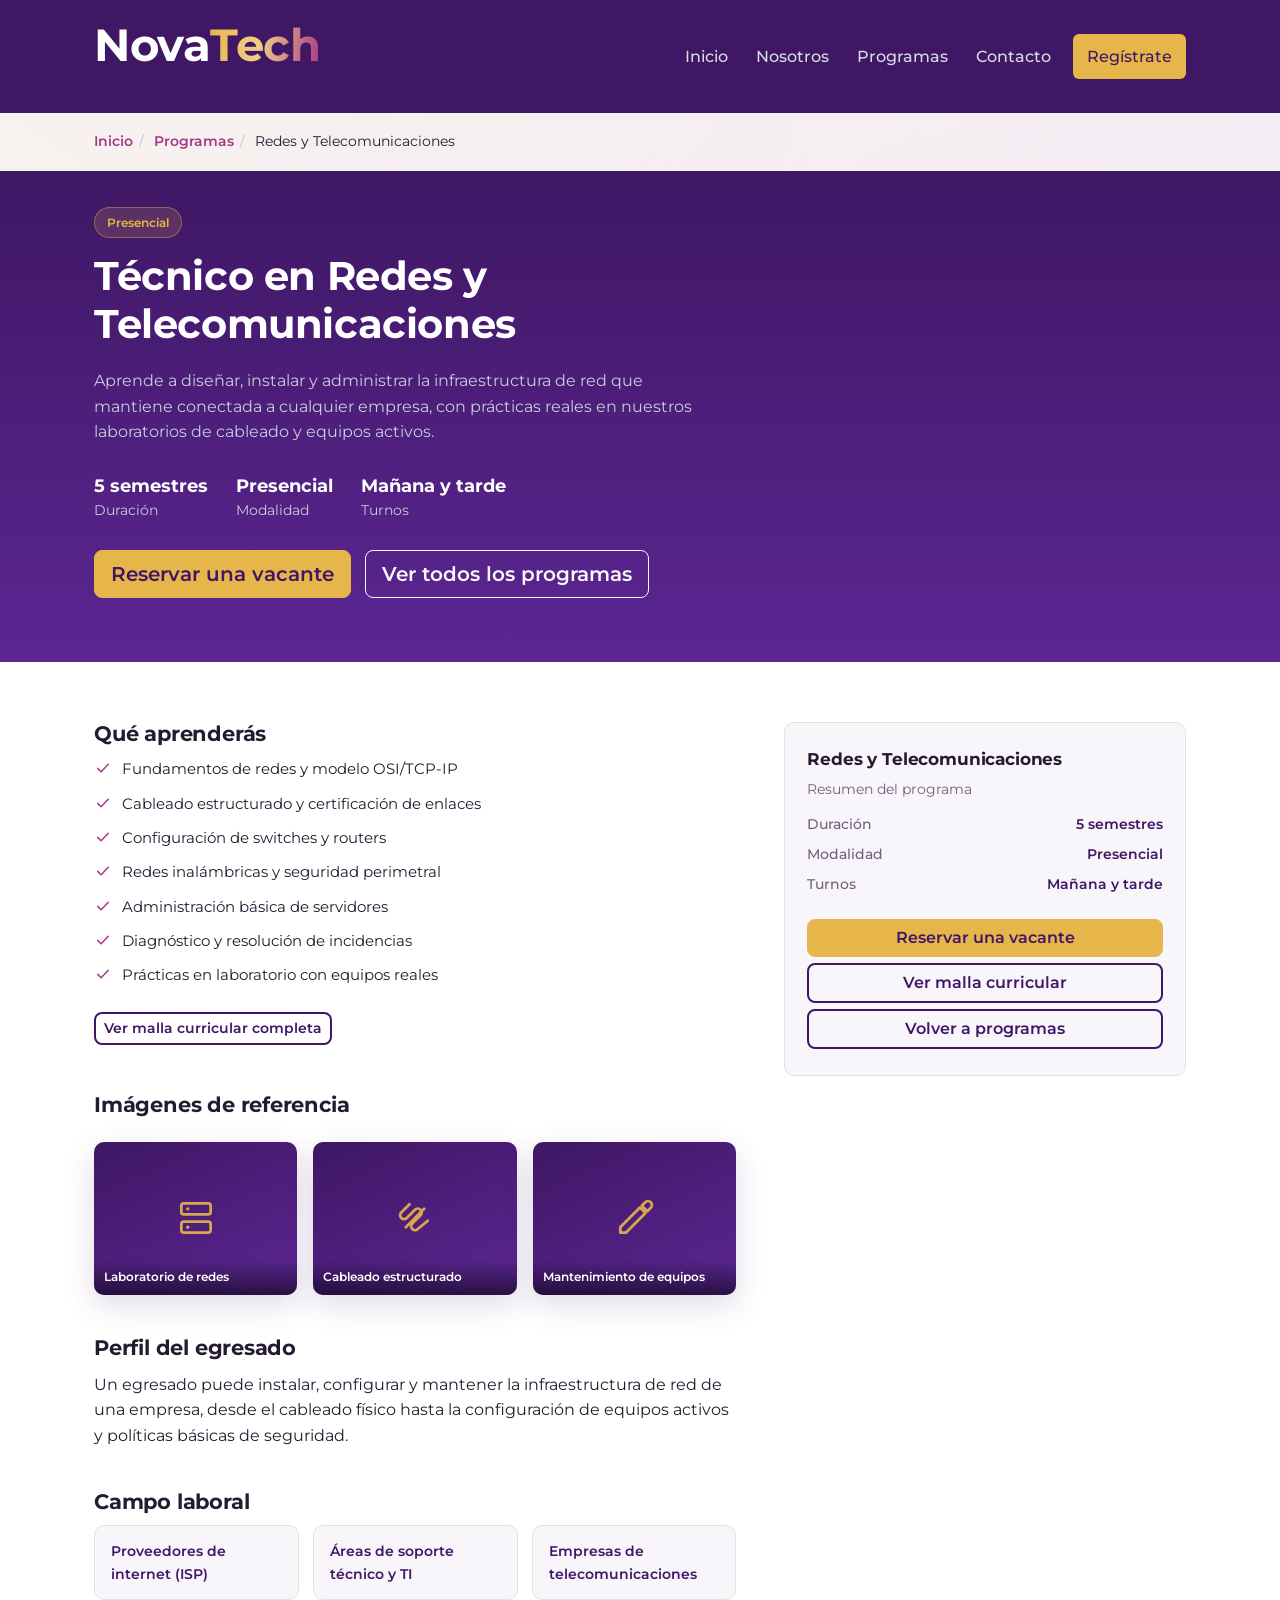
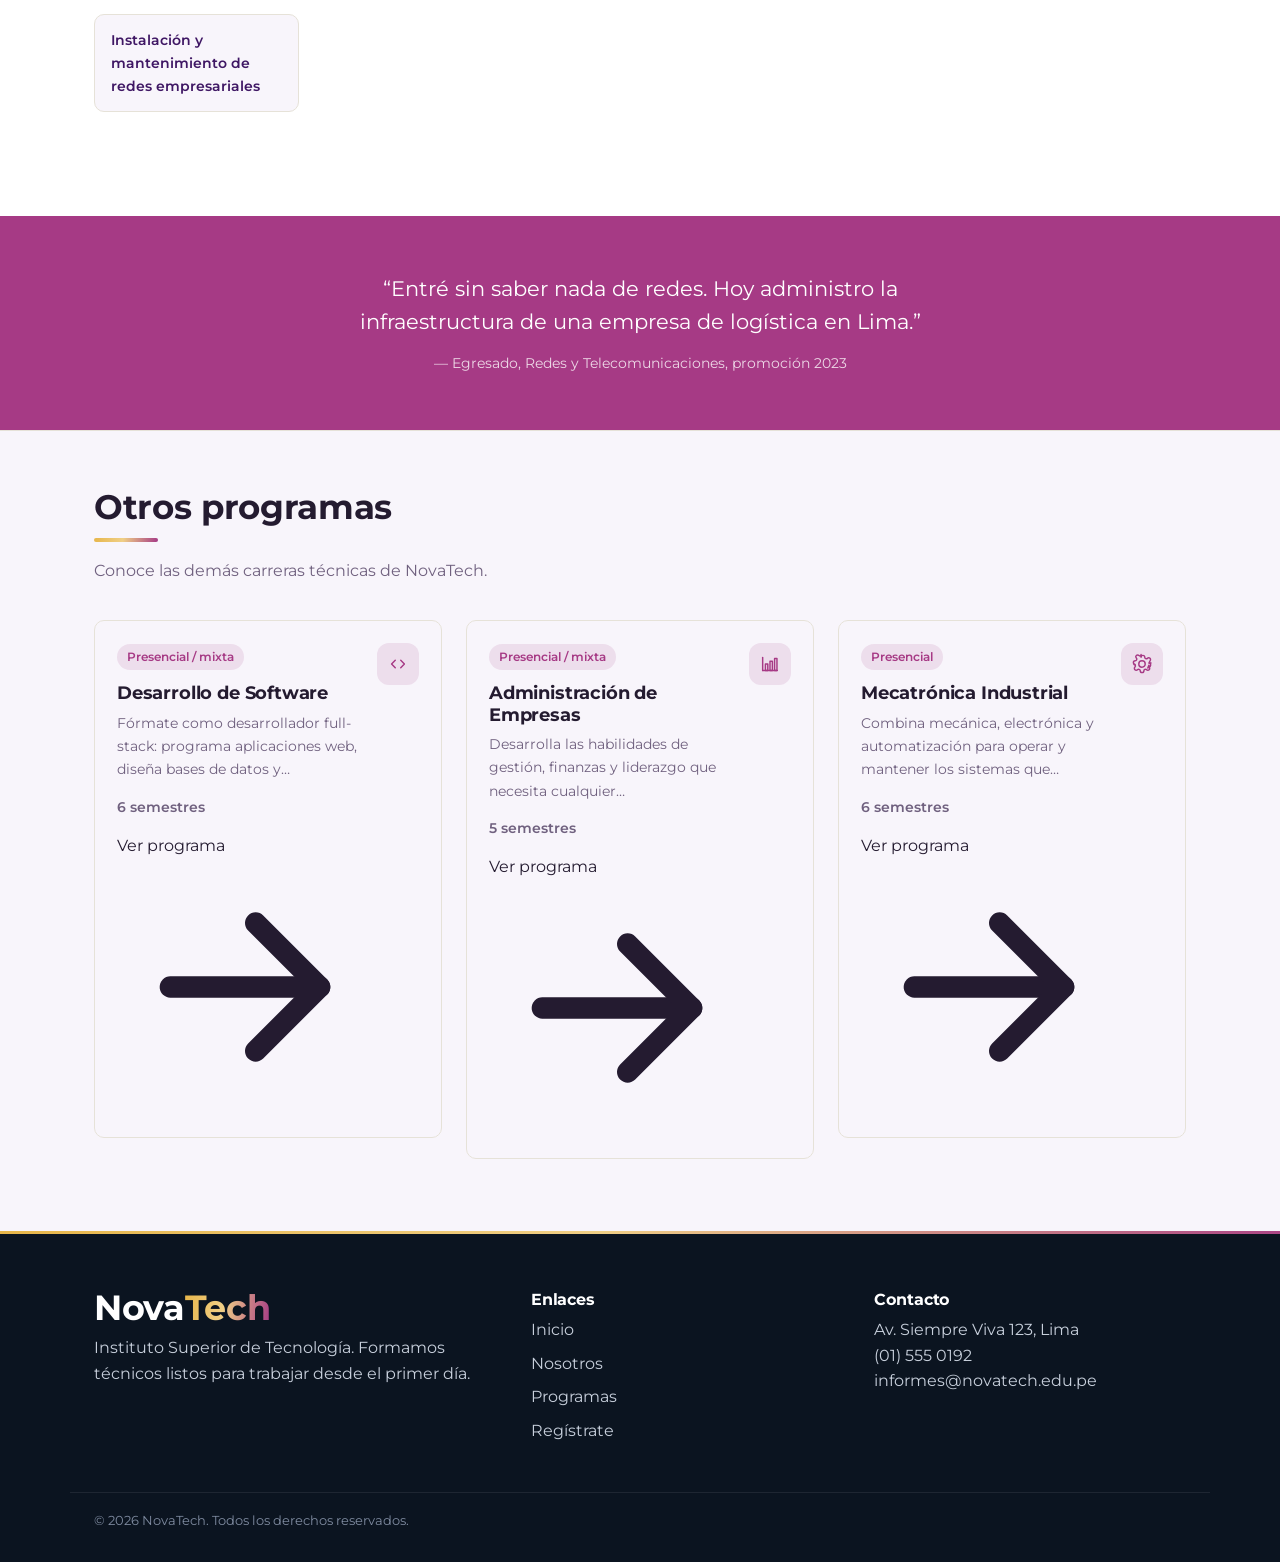
<file: programas/redes-telecomunicaciones.html>
<!DOCTYPE html>
<html lang="es">
<head>
  <meta charset="UTF-8">
  <meta name="viewport" content="width=device-width, initial-scale=1.0, viewport-fit=cover">
  <title>Redes y Telecomunicaciones | NovaTech</title>
  <meta name="description" content="Redes y Telecomunicaciones en NovaTech: Aprende a diseñar, instalar y administrar la infraestructura de red que mantiene conectada a cualquier…">
  <meta name="theme-color" content="#3f1764">
  <meta name="mobile-web-app-capable" content="yes">
  <meta name="color-scheme" content="light">

  <link rel="preconnect" href="https://fonts.googleapis.com">
  <link href="https://fonts.googleapis.com/css2?family=Montserrat:wght@400;500;600;700&display=swap" rel="stylesheet">

  <link href="https://cdnjs.cloudflare.com/ajax/libs/bootstrap/5.3.3/css/bootstrap.min.css" rel="stylesheet">

  <link rel="stylesheet" href="../css/style.css">

  <style>
    section[id] { scroll-margin-top: 84px; }
  </style>
</head>
<body>

  <header class="site-header">
    <nav class="navbar navbar-expand-lg" aria-label="Navegación principal">
      <div class="container nav-inner">
        <a class="navbar-brand" href="../index.html#inicio">
          <span class="brand-mark">Nova<span class="brand-accent">Tech</span></span>
        </a>
        <button class="navbar-toggler" type="button" id="menuToggle" aria-controls="menuPrincipal"
                aria-expanded="false" aria-label="Abrir menú">
          <span class="toggler-bar"></span>
          <span class="toggler-bar"></span>
          <span class="toggler-bar"></span>
        </button>
        <div class="collapse navbar-collapse" id="menuPrincipal">
          <ul class="navbar-nav ms-auto" id="menuLista">
            <span class="nav-indicator" id="navIndicator" aria-hidden="true"></span>
            <li class="nav-item"><a class="nav-link" href="../index.html#inicio">Inicio</a></li>
            <li class="nav-item"><a class="nav-link" href="../index.html#nosotros">Nosotros</a></li>
            <li class="nav-item"><a class="nav-link" href="../index.html#programas">Programas</a></li>
            <li class="nav-item"><a class="nav-link" href="../index.html#contacto">Contacto</a></li>
            <li class="nav-item"><a class="nav-link btn-nav-cta" href="../index.html#registro">Regístrate</a></li>
          </ul>
        </div>
      </div>
    </nav>
  </header>

  <main>
    <nav class="breadcrumb-nav" aria-label="Ruta de navegación">
      <div class="container">
        <a href="../index.html#inicio">Inicio</a><span class="sep">/</span>
        <a href="../index.html#programas">Programas</a><span class="sep">/</span>
        <span class="actual">Redes y Telecomunicaciones</span>
      </div>
    </nav>

    <section class="programa-hero">
      <div class="container">
        <span class="programa-hero-badge">Presencial</span>
        <h1>Técnico en Redes y Telecomunicaciones</h1>
        <p class="programa-hero-lead">Aprende a diseñar, instalar y administrar la infraestructura de red que mantiene conectada a cualquier empresa, con prácticas reales en nuestros laboratorios de cableado y equipos activos.</p>
        <ul class="programa-hero-meta">
          <li><strong>5 semestres</strong>Duración</li>
          <li><strong>Presencial</strong>Modalidad</li>
          <li><strong>Mañana y tarde</strong>Turnos</li>
        </ul>
        <div class="programa-hero-actions">
          <a href="../index.html#registro" class="btn btn-primary btn-lg">Reservar una vacante</a>
          <a href="../index.html#programas" class="btn btn-outline-light btn-lg">Ver todos los programas</a>
        </div>
      </div>
    </section>

    <section class="programa-detalle">
      <div class="container programa-detalle-grid">
        <div>
          <h2>Qué aprenderás</h2>
          <ul class="lista-check">
            <li><svg viewBox="0 0 24 24" fill="none" stroke="currentColor" stroke-width="2" stroke-linecap="round" stroke-linejoin="round" class=""><path d="M5 12.5 9.5 17 19 7"></path></svg><span>Fundamentos de redes y modelo OSI/TCP-IP</span></li>
            <li><svg viewBox="0 0 24 24" fill="none" stroke="currentColor" stroke-width="2" stroke-linecap="round" stroke-linejoin="round" class=""><path d="M5 12.5 9.5 17 19 7"></path></svg><span>Cableado estructurado y certificación de enlaces</span></li>
            <li><svg viewBox="0 0 24 24" fill="none" stroke="currentColor" stroke-width="2" stroke-linecap="round" stroke-linejoin="round" class=""><path d="M5 12.5 9.5 17 19 7"></path></svg><span>Configuración de switches y routers</span></li>
            <li><svg viewBox="0 0 24 24" fill="none" stroke="currentColor" stroke-width="2" stroke-linecap="round" stroke-linejoin="round" class=""><path d="M5 12.5 9.5 17 19 7"></path></svg><span>Redes inalámbricas y seguridad perimetral</span></li>
            <li><svg viewBox="0 0 24 24" fill="none" stroke="currentColor" stroke-width="2" stroke-linecap="round" stroke-linejoin="round" class=""><path d="M5 12.5 9.5 17 19 7"></path></svg><span>Administración básica de servidores</span></li>
            <li><svg viewBox="0 0 24 24" fill="none" stroke="currentColor" stroke-width="2" stroke-linecap="round" stroke-linejoin="round" class=""><path d="M5 12.5 9.5 17 19 7"></path></svg><span>Diagnóstico y resolución de incidencias</span></li>
            <li><svg viewBox="0 0 24 24" fill="none" stroke="currentColor" stroke-width="2" stroke-linecap="round" stroke-linejoin="round" class=""><path d="M5 12.5 9.5 17 19 7"></path></svg><span>Prácticas en laboratorio con equipos reales</span></li>
          </ul>
          <a href="malla-redes-telecomunicaciones.html" class="btn btn-outline-brand btn-sm malla-link">Ver malla curricular completa</a>

          <h2>Imágenes de referencia</h2>
          <div class="galeria-referencia">
          <div class="galeria-item">
            <svg viewBox="0 0 24 24" fill="none" stroke="currentColor" stroke-width="1.5" stroke-linecap="round" stroke-linejoin="round" class=""><rect x="4" y="4" width="16" height="6" rx="1.4"></rect><rect x="4" y="14" width="16" height="6" rx="1.4"></rect><circle cx="7.5" cy="7" r="0.9" fill="currentColor" stroke="none"></circle><circle cx="7.5" cy="17" r="0.9" fill="currentColor" stroke="none"></circle></svg>
            <span>Laboratorio de redes</span>
          </div>
          <div class="galeria-item">
            <svg viewBox="0 0 24 24" fill="none" stroke="currentColor" stroke-width="1.5" stroke-linecap="round" stroke-linejoin="round" class=""><path d="M7 17 17 7"></path><path d="M9 4.5 4.5 9a2.1 2.1 0 0 0 3 3L12 7.5a2.1 2.1 0 0 1 3 3l-4.5 4.5a2.1 2.1 0 0 0 3 3L19 13.5"></path></svg>
            <span>Cableado estructurado</span>
          </div>
          <div class="galeria-item">
            <svg viewBox="0 0 24 24" fill="none" stroke="currentColor" stroke-width="1.5" stroke-linecap="round" stroke-linejoin="round" class=""><path d="m14.7 6.3 3 3L7 20H4v-3Z"></path><path d="M17.6 3.4a2.1 2.1 0 0 1 3 3L18.7 8.3l-3-3Z"></path></svg>
            <span>Mantenimiento de equipos</span>
          </div>
          </div>

          <h2>Perfil del egresado</h2>
          <p>Un egresado puede instalar, configurar y mantener la infraestructura de red de una empresa, desde el cableado físico hasta la configuración de equipos activos y políticas básicas de seguridad.</p>

          <h2>Campo laboral</h2>
          <div class="campo-laboral-grid">
            <div class="campo-laboral-item">Proveedores de internet (ISP)</div>
            <div class="campo-laboral-item">Áreas de soporte técnico y TI</div>
            <div class="campo-laboral-item">Empresas de telecomunicaciones</div>
            <div class="campo-laboral-item">Instalación y mantenimiento de redes empresariales</div>
          </div>
        </div>

        <aside class="programa-sidebar">
          <h3>Redes y Telecomunicaciones</h3>
          <p>Resumen del programa</p>
          <dl class="programa-sidebar-list">
            <li><dt>Duración</dt><dd>5 semestres</dd></li>
            <li><dt>Modalidad</dt><dd>Presencial</dd></li>
            <li><dt>Turnos</dt><dd>Mañana y tarde</dd></li>
          </dl>
          <a href="../index.html#registro" class="btn btn-primary">Reservar una vacante</a>
          <a href="malla-redes-telecomunicaciones.html" class="btn btn-outline-brand">Ver malla curricular</a>
          <a href="../index.html#programas" class="btn btn-outline-brand">Volver a programas</a>
        </aside>
      </div>
    </section>

    <section class="testimonio">
      <div class="container testimonio-inner">
        <blockquote>
          “Entré sin saber nada de redes. Hoy administro la infraestructura de una empresa de logística en Lima.”
        </blockquote>
        <p class="testimonio-autor">— Egresado, Redes y Telecomunicaciones, promoción 2023</p>
      </div>
    </section>

    <section class="otros-programas">
      <div class="container">
        <h2 class="section-title">Otros programas</h2>
        <p class="section-subtitle">Conoce las demás carreras técnicas de NovaTech.</p>
        <div class="programas-grid">
          <a class="programa-card-link" href="desarrollo-software.html">
            <article class="programa-card">
              <span class="programa-logo" aria-hidden="true">
                <svg viewBox="0 0 24 24" fill="none" stroke="currentColor" stroke-width="1.6" stroke-linecap="round" stroke-linejoin="round" class=""><path d="m9 8-4 4 4 4"></path><path d="m15 8 4 4-4 4"></path></svg>
              </span>
              <span class="programa-badge">Presencial / mixta</span>
              <h3>Desarrollo de Software</h3>
              <p>Fórmate como desarrollador full-stack: programa aplicaciones web, diseña bases de datos y…</p>
              <p class="programa-duracion">6 semestres</p>
              <span class="programa-ver">
                Ver programa
                <svg viewBox="0 0 24 24" fill="none" stroke="currentColor" stroke-width="2" stroke-linecap="round" stroke-linejoin="round" class=""><path d="M5 12h14"></path><path d="m13 6 6 6-6 6"></path></svg>
              </span>
            </article>
          </a>
          <a class="programa-card-link" href="administracion-empresas.html">
            <article class="programa-card">
              <span class="programa-logo" aria-hidden="true">
                <svg viewBox="0 0 24 24" fill="none" stroke="currentColor" stroke-width="1.6" stroke-linecap="round" stroke-linejoin="round" class=""><path d="M4 19V5"></path><path d="M4 19h16"></path><rect x="7" y="12" width="2.6" height="7"></rect><rect x="12" y="9" width="2.6" height="10"></rect><rect x="17" y="6" width="2.6" height="13"></rect></svg>
              </span>
              <span class="programa-badge">Presencial / mixta</span>
              <h3>Administración de Empresas</h3>
              <p>Desarrolla las habilidades de gestión, finanzas y liderazgo que necesita cualquier…</p>
              <p class="programa-duracion">5 semestres</p>
              <span class="programa-ver">
                Ver programa
                <svg viewBox="0 0 24 24" fill="none" stroke="currentColor" stroke-width="2" stroke-linecap="round" stroke-linejoin="round" class=""><path d="M5 12h14"></path><path d="m13 6 6 6-6 6"></path></svg>
              </span>
            </article>
          </a>
          <a class="programa-card-link" href="mecatronica-industrial.html">
            <article class="programa-card">
              <span class="programa-logo" aria-hidden="true">
                <svg viewBox="0 0 24 24" fill="none" stroke="currentColor" stroke-width="1.6" stroke-linecap="round" stroke-linejoin="round" class=""><path d="M12 15.5a3.5 3.5 0 1 0 0-7 3.5 3.5 0 0 0 0 7Z"></path><path d="M19.4 13.5a1.65 1.65 0 0 0 .33 1.82l.06.06a2 2 0 1 1-2.83 2.83l-.06-.06a1.65 1.65 0 0 0-1.82-.33 1.65 1.65 0 0 0-1 1.51V19.4a2 2 0 0 1-4 0v-.09a1.65 1.65 0 0 0-1.08-1.51 1.65 1.65 0 0 0-1.82.33l-.06.06a2 2 0 1 1-2.83-2.83l.06-.06a1.65 1.65 0 0 0 .33-1.82 1.65 1.65 0 0 0-1.51-1H4.6a2 2 0 0 1 0-4h.09a1.65 1.65 0 0 0 1.51-1.08 1.65 1.65 0 0 0-.33-1.82l-.06-.06a2 2 0 1 1 2.83-2.83l.06.06a1.65 1.65 0 0 0 1.82.33H10a1.65 1.65 0 0 0 1-1.51V4.6a2 2 0 0 1 4 0v.09a1.65 1.65 0 0 0 1 1.51 1.65 1.65 0 0 0 1.82-.33l.06-.06a2 2 0 1 1 2.83 2.83l-.06.06a1.65 1.65 0 0 0-.33 1.82V10a1.65 1.65 0 0 0 1.51 1H19.4a2 2 0 0 1 0 4h-.09a1.65 1.65 0 0 0-1 1.51Z"></path></svg>
              </span>
              <span class="programa-badge">Presencial</span>
              <h3>Mecatrónica Industrial</h3>
              <p>Combina mecánica, electrónica y automatización para operar y mantener los sistemas que…</p>
              <p class="programa-duracion">6 semestres</p>
              <span class="programa-ver">
                Ver programa
                <svg viewBox="0 0 24 24" fill="none" stroke="currentColor" stroke-width="2" stroke-linecap="round" stroke-linejoin="round" class=""><path d="M5 12h14"></path><path d="m13 6 6 6-6 6"></path></svg>
              </span>
            </article>
          </a>
        </div>
      </div>
    </section>
  </main>

  <footer id="contacto" class="site-footer">
    <div class="container footer-grid">
      <div>
        <span class="brand-mark">Nova<span class="brand-accent">Tech</span></span>
        <p>Instituto Superior de Tecnología. Formamos técnicos listos para trabajar desde el primer día.</p>
      </div>
      <div>
        <h3>Enlaces</h3>
        <ul>
          <li><a href="../index.html#inicio">Inicio</a></li>
          <li><a href="../index.html#nosotros">Nosotros</a></li>
          <li><a href="../index.html#programas">Programas</a></li>
          <li><a href="../index.html#registro">Regístrate</a></li>
        </ul>
      </div>
      <div>
        <h3>Contacto</h3>
        <address>
          Av. Siempre Viva 123, Lima<br>
          (01) 555 0192<br>
          informes@novatech.edu.pe
        </address>
      </div>
    </div>
    <div class="footer-bottom">
      <div class="container">
        <p>&copy; <span id="anioActual"></span> NovaTech. Todos los derechos reservados.</p>
      </div>
    </div>
  </footer>

  <script src="https://cdnjs.cloudflare.com/ajax/libs/bootstrap/5.3.3/js/bootstrap.bundle.min.js"></script>
  <script src="../js/script.js"></script>
</body>
</html>
</file>
<file: css/style.css>
:root {
  --color-navy: #3f1764;
  --color-navy-soft: #5c2693;
  --color-cream: #f8f5fb;
  --color-amber: #e7b64a;
  --color-teal: #a63a85;
  --color-text: #241b30;
  --color-muted: #70617f;
  --radius-base: 10px;
  --shadow-card: 0 10px 30px rgba(63, 23, 100, 0.16);
  --font-display: "Montserrat", "Segoe UI", sans-serif;
  --font-body: "Montserrat", "Segoe UI", sans-serif;
  --gradient-brand: linear-gradient(100deg, var(--color-amber) 0%, #f0cf86 45%, var(--color-teal) 100%);
}

* { box-sizing: border-box; }

html { scroll-behavior: smooth; }

body {
  margin: 0;
  font-family: var(--font-body);
  color: var(--color-text);
  background:
    radial-gradient(circle at 12% 0%, rgba(231, 182, 74, 0.07), transparent 40%),
    radial-gradient(circle at 100% 20%, rgba(166, 58, 133, 0.06), transparent 45%),
    var(--color-cream);
  line-height: 1.6;
}

h1, h2, h3, .brand-mark {
  font-family: var(--font-display);
  font-weight: 700;
  letter-spacing: -0.01em;
  margin: 0 0 0.5em;
}

p { margin: 0 0 1em; }

a { color: inherit; text-decoration: none; }

.container {
  max-width: 1140px;
  margin: 0 auto;
  padding: 0 24px;
}

.btn-primary {
  background-color: var(--color-amber);
  border-color: var(--color-amber);
  color: var(--color-navy);
  font-weight: 600;
  border-radius: 8px;
}
.btn-primary:hover, .btn-primary:focus {
  background-color: #cf9e34;
  border-color: #cf9e34;
  color: var(--color-navy);
}
.btn-outline-light {
  border-radius: 8px;
  font-weight: 600;
}
/* Variante para usar sobre fondos claros (blanco/crema), donde btn-outline-light es invisible */
.btn-outline-brand {
  border-radius: 8px;
  font-weight: 600;
  border: 2px solid var(--color-navy);
  color: var(--color-navy);
  background: transparent;
}
.btn-outline-brand:hover, .btn-outline-brand:focus {
  background: var(--color-navy);
  color: #fff;
  border-color: var(--color-navy);
}

.site-header {
  position: sticky;
  top: 0;
  z-index: 50;
  background: var(--color-navy);
}
.nav-inner { padding: 10px 24px; }
.brand-mark {
  color: #fff;
  font-size: 2.8rem;
  font-weight: 700;
  line-height: 1;
  display: inline-flex;
  align-items: center;
}
.brand-accent {
  background: var(--gradient-brand);
  -webkit-background-clip: text;
  background-clip: text;
  -webkit-text-fill-color: transparent;
  color: var(--color-amber);
}

.navbar-nav {
  position: relative;
}
.navbar-nav .nav-link {
  position: relative;
  z-index: 2;
  color: #d7dde6;
  font-weight: 500;
  padding: 10px 14px !important;
  transition: color 0.25s ease;
}
.navbar-nav .nav-link:hover { color: var(--color-navy); }
.navbar-nav .nav-link.btn-nav-cta:hover { color: var(--color-navy) !important; }

.nav-indicator {
  position: absolute;
  top: 6px;
  bottom: 6px;
  left: 0;
  width: 0;
  z-index: 1;
  background: var(--color-amber);
  border-radius: 999px;
  opacity: 0;
  pointer-events: none;
  transition: left 0.32s cubic-bezier(0.65, 0, 0.35, 1),
              width 0.32s cubic-bezier(0.65, 0, 0.35, 1),
              opacity 0.2s ease;
}

@media (max-width: 991.98px) {
  .nav-indicator { display: none !important; }
}

.btn-nav-cta {
  background: var(--color-amber);
  color: var(--color-navy) !important;
  border-radius: 6px;
  margin-left: 8px;
  font-weight: 600;
}

.navbar-toggler {
  border: 0;
  background: transparent;
  display: flex;
  flex-direction: column;
  justify-content: center;
  align-items: center;
  gap: 5px;
  width: 44px;
  height: 44px;
  padding: 10px;
  -webkit-tap-highlight-color: transparent;
}
.navbar-toggler:active { opacity: 0.7; }
.toggler-bar {
  width: 24px;
  height: 2px;
  background: #fff;
  display: block;
}

.hero {
  background: linear-gradient(180deg, var(--color-navy) 0%, var(--color-navy-soft) 100%);
  color: #fff;
  padding: 72px 0 88px;
}

.hero-grid {
  display: grid;
  grid-template-columns: 1.1fr 0.9fr;
  gap: 48px;
  align-items: center;
}

.hero-kicker {
  color: var(--color-amber);
  text-transform: uppercase;
  font-size: 0.8rem;
  font-weight: 600;
  letter-spacing: 0.08em;
  margin-bottom: 14px;
}

.hero-copy h1 {
  font-size: clamp(2rem, 4vw, 2.9rem);
  line-height: 1.15;
}

.hero-lead {
  color: #c7cfdb;
  max-width: 46ch;
}

.hero-actions {
  display: flex;
  gap: 14px;
  flex-wrap: wrap;
  margin: 28px 0 40px;
}

.hero-stats {
  display: flex;
  gap: 32px;
  margin: 0;
  flex-wrap: wrap;
}
.hero-stats dt {
  font-family: var(--font-display);
  font-size: 1.6rem;
  color: var(--color-amber);
  font-weight: 700;
}
.hero-stats dd {
  margin: 0;
  color: #c7cfdb;
  font-size: 0.85rem;
}

.hero-visual {
  position: relative;
  min-height: 360px;
}
.hero-shape {
  position: absolute;
  top: 20px;
  left: 10%;
  right: 10%;
  bottom: 20px;
  background: linear-gradient(160deg, rgba(231, 182, 74, 0.16), rgba(231, 182, 74, 0.05));
  border: 1px solid rgba(231, 182, 74, 0.35);
  border-radius: 18px;
  display: flex;
  flex-direction: column;
  align-items: center;
  justify-content: center;
  gap: 20px;
  padding: 28px;
  overflow: visible;
  transition: border-color 0.3s ease, background 0.3s ease;
}
.hero-shape:hover {
  border-color: rgba(231, 182, 74, 0.55);
  background: linear-gradient(160deg, rgba(231, 182, 74, 0.22), rgba(231, 182, 74, 0.06));
}
.hero-card {
  position: relative;
  background: linear-gradient(155deg, #1a2439 0%, #101523 100%);
  color: #fff;
  border: 1px solid rgba(255, 255, 255, 0.09);
  border-radius: 16px;
  padding: 18px 20px 20px;
  width: 100%;
  max-width: 260px;
  box-shadow: 0 18px 34px rgba(0, 0, 0, 0.4), inset 0 1px 0 rgba(255, 255, 255, 0.06);
  overflow: hidden;
  animation: hero-card-float 5s ease-in-out infinite;
}
.hero-card::before {
  content: "";
  position: absolute;
  top: 0;
  left: 0;
  right: 0;
  height: 2px;
  background: linear-gradient(90deg, transparent, var(--color-amber), transparent);
  opacity: 0.8;
}
.hero-card-2 { animation-delay: 0.6s; }
@keyframes hero-card-float {
  0%, 100% { transform: translateY(0); }
  50% { transform: translateY(-7px); }
}
.hero-card-label {
  display: block;
  font-size: 0.72rem;
  color: #93a0b4;
  text-transform: uppercase;
  letter-spacing: 0.08em;
  margin-bottom: 8px;
  padding-bottom: 8px;
  border-bottom: 1px solid rgba(255, 255, 255, 0.08);
}
.hero-card strong {
  display: block;
  font-size: 1.02rem;
  padding-right: 40px;
  letter-spacing: 0.01em;
}
.hero-card-icon {
  position: absolute;
  top: 16px;
  right: 16px;
  width: 36px;
  height: 36px;
  border-radius: 11px;
  background: linear-gradient(155deg, rgba(231, 182, 74, 0.28), rgba(231, 182, 74, 0.1));
  color: var(--color-amber);
  display: flex;
  align-items: center;
  justify-content: center;
  box-shadow: 0 0 0 1px rgba(231, 182, 74, 0.3) inset, 0 6px 14px rgba(231, 182, 74, 0.25);
}
.hero-card-icon svg { width: 19px; height: 19px; }

.hero-card-countdown { max-width: 300px; }
.hero-card-countdown strong { padding-right: 0; margin-bottom: 14px; }
.hero-countdown {
  display: grid;
  grid-template-columns: repeat(4, 1fr);
  gap: 8px;
}
.hero-countdown-item {
  background: rgba(255, 255, 255, 0.06);
  border: 1px solid rgba(255, 255, 255, 0.08);
  border-radius: 10px;
  padding: 8px 4px;
  text-align: center;
}
.hero-countdown-valor {
  display: block;
  font-family: var(--font-display);
  font-weight: 700;
  font-size: 1.25rem;
  color: var(--color-amber);
  font-variant-numeric: tabular-nums;
  line-height: 1.2;
}
.hero-countdown-etiqueta {
  display: block;
  font-size: 0.62rem;
  color: #93a0b4;
  text-transform: uppercase;
  letter-spacing: 0.06em;
  margin-top: 2px;
}

@media (prefers-reduced-motion: reduce) {
  .hero-card { animation: none; }
}

.section-title {
  font-size: clamp(1.6rem, 3vw, 2.1rem);
  position: relative;
  padding-bottom: 14px;
}
.section-title::after {
  content: "";
  position: absolute;
  left: 0;
  bottom: 0;
  width: 64px;
  height: 4px;
  border-radius: 999px;
  background: var(--gradient-brand);
}
.section-title--light { color: #fff; }
.section-subtitle {
  color: var(--color-muted);
  max-width: 60ch;
  margin-bottom: 36px;
}

.why { padding: 80px 0; }

.why-flex {
  display: flex;
  flex-wrap: wrap;
  gap: 24px;
}
.why-item {
  position: relative;
  flex: 1 1 220px;
  background: #fff;
  border: 1px solid transparent;
  border-radius: var(--radius-base);
  padding: 26px 22px;
  box-shadow: var(--shadow-card);
  overflow: hidden;
  transition: transform 0.25s ease, box-shadow 0.25s ease, border-color 0.25s ease;
}
.why-item::before {
  content: "";
  position: absolute;
  top: 0;
  left: 0;
  right: 0;
  height: 3px;
  background: var(--gradient-brand);
  opacity: 0;
  transform: scaleX(0.4);
  transform-origin: left;
  transition: opacity 0.3s ease, transform 0.3s ease;
}
.why-item:hover::before {
  opacity: 1;
  transform: scaleX(1);
}
.why-item:hover {
  transform: translateY(-6px);
  border-color: rgba(231, 182, 74, 0.4);
  box-shadow: 0 18px 34px rgba(15, 27, 45, 0.16);
}
.why-logo {
  position: absolute;
  top: 20px;
  right: 20px;
  width: 42px;
  height: 42px;
  border-radius: 12px;
  background: rgba(231, 182, 74, 0.12);
  color: var(--color-amber);
  display: flex;
  align-items: center;
  justify-content: center;
  transition: transform 0.3s ease, background 0.3s ease;
}
.why-logo svg { width: 22px; height: 22px; }
.why-item:hover .why-logo {
  background: var(--color-amber);
  color: #fff;
  transform: scale(1.1) rotate(-6deg);
}
.why-icon {
  font-family: var(--font-display);
  color: var(--color-amber);
  font-size: 1.6rem;
  font-weight: 700;
  margin-bottom: 10px;
}
.why-item h3 { font-size: 1.05rem; }
.why-item p { color: var(--color-muted); margin: 0; font-size: 0.92rem; }

.programas { padding: 80px 0; background: #fff; }

.programas-grid {
  display: grid;
  grid-template-columns: repeat(auto-fit, minmax(240px, 1fr));
  gap: 24px;
}

.programa-card {
  position: relative;
  border: 1px solid #e6e2d8;
  border-radius: var(--radius-base);
  padding: 22px;
  padding-right: 68px;
  overflow: hidden;
  transition: border-color 0.25s ease, transform 0.25s ease, box-shadow 0.25s ease;
}
.programa-card::before {
  content: "";
  position: absolute;
  top: 0;
  left: 0;
  right: 0;
  height: 3px;
  background: var(--gradient-brand);
  opacity: 0;
  transform: scaleX(0.4);
  transform-origin: left;
  transition: opacity 0.3s ease, transform 0.3s ease;
}
.programa-card:hover::before {
  opacity: 1;
  transform: scaleX(1);
}
.programa-card:hover {
  border-color: var(--color-amber);
  transform: translateY(-6px);
  box-shadow: 0 18px 32px rgba(15, 27, 45, 0.12);
}
.programa-logo {
  position: absolute;
  top: 22px;
  right: 22px;
  width: 42px;
  height: 42px;
  border-radius: 12px;
  background: rgba(166, 58, 133, 0.12);
  color: var(--color-teal);
  display: flex;
  align-items: center;
  justify-content: center;
  transition: transform 0.3s ease, background 0.3s ease, color 0.3s ease;
}
.programa-logo svg { width: 22px; height: 22px; }
.programa-card:hover .programa-logo {
  background: var(--color-amber);
  color: #fff;
  transform: scale(1.1) rotate(6deg);
}
.programa-badge {
  display: inline-block;
  background: rgba(166, 58, 133, 0.12);
  color: var(--color-teal);
  font-size: 0.72rem;
  font-weight: 600;
  padding: 4px 10px;
  border-radius: 999px;
  margin-bottom: 12px;
}
.programa-card h3 { font-size: 1.1rem; }
.programa-card p { color: var(--color-muted); font-size: 0.9rem; }
.programa-duracion {
  font-size: 0.8rem;
  color: var(--color-navy);
  font-weight: 600;
}

.testimonio {
  background: var(--color-teal);
  color: #fff;
  padding: 56px 0;
}
.testimonio-inner { max-width: 720px; text-align: center; margin: 0 auto; }
.testimonio blockquote {
  font-family: var(--font-display);
  font-size: 1.3rem;
  margin: 0 0 14px;
}
.testimonio-autor { color: rgba(255,255,255,0.8); font-size: 0.85rem; margin: 0; }

.registro {
  background: var(--color-navy);
  color: #fff;
  padding: 80px 0;
}
.registro-grid {
  display: grid;
  grid-template-columns: 0.9fr 1.1fr;
  gap: 48px;
  align-items: start;
}
.registro-intro p { color: #c7cfdb; }
.registro-nota {
  font-size: 0.85rem;
  color: var(--color-amber);
}

.registro-form {
  position: relative;
  background: #fff;
  color: var(--color-text);
  border-radius: 14px;
  padding: 28px;
  box-shadow: var(--shadow-card);
  border-top: 4px solid transparent;
  border-image: var(--gradient-brand) 1;
}
.registro-form .form-label { font-weight: 600; font-size: 0.9rem; }

.resultado-envio {
  margin-top: 16px;
  padding: 12px 14px;
  border-radius: 8px;
  font-size: 0.9rem;
  display: none;
}
.resultado-envio.exito {
  display: block;
  background: rgba(166, 58, 133, 0.12);
  color: var(--color-teal);
  border: 1px solid rgba(166, 58, 133, 0.3);
}
.resultado-envio.error {
  display: block;
  background: rgba(200, 60, 60, 0.1);
  color: #a4302f;
  border: 1px solid rgba(200, 60, 60, 0.3);
}

.site-footer {
  background: #0b1420;
  color: #c7cfdb;
  padding: 56px 0 0;
  border-top: 3px solid transparent;
  border-image: var(--gradient-brand) 1;
}
.footer-grid {
  display: grid;
  grid-template-columns: 1.3fr 1fr 1fr;
  gap: 32px;
  padding-bottom: 40px;
  border-bottom: 1px solid rgba(255,255,255,0.08);
}
.footer-grid > div:first-child .brand-mark { font-size: 2.2rem; margin-bottom: 10px; }
.footer-grid h3 { color: #fff; font-size: 1rem; }
.footer-grid ul { list-style: none; padding: 0; margin: 0; }
.footer-grid li { margin-bottom: 8px; }
.footer-grid a:hover { color: var(--color-amber); }
.footer-bottom {
  padding: 18px 0;
  font-size: 0.8rem;
  color: #7f8ba0;
}

@media (max-width: 900px) {
  .hero-grid, .registro-grid { grid-template-columns: 1fr; }
  .hero-visual { min-height: 0; margin-top: 24px; }
  .hero-shape { position: static; inset: auto; padding: 20px; }
  .footer-grid { grid-template-columns: 1fr; }
}

@media (max-width: 576px) {
  .hero-actions { flex-direction: column; }
  .hero-actions .btn { width: 100%; }
  .why-item { flex: 1 1 100%; }
}

@media (max-width: 991.98px) {
  .navbar-collapse.show {
    background: var(--color-navy-soft);
    margin: 0 -24px;
    padding: 6px 24px 18px;
    box-shadow: 0 14px 24px rgba(0, 0, 0, 0.22);
    border-bottom: 1px solid rgba(255, 255, 255, 0.12);
  }
  .navbar-nav .nav-link {
    padding: 13px 4px !important;
    border-bottom: 1px solid rgba(255, 255, 255, 0.08);
  }
  .navbar-nav .nav-item:last-child .nav-link { border-bottom: none; }
  .btn-nav-cta {
    display: inline-block;
    margin: 10px 0 0;
    text-align: center;
    padding: 12px 14px !important;
  }
}

/* Áreas táctiles cómodas y sin resaltado azul por defecto en Android/Chrome */
a, button, .btn, input, select, textarea {
  -webkit-tap-highlight-color: rgba(231, 182, 74, 0.25);
}
.btn, .navbar-toggler, .nav-link {
  touch-action: manipulation;
}
@media (max-width: 576px) {
  .btn-lg { min-height: 48px; }
}

/* ===== Tarjeta de programa: enlace principal + acciones separadas ===== */
.programa-card:hover,
.programa-card:focus-within {
  border-color: var(--color-amber);
  transform: translateY(-6px);
  box-shadow: 0 18px 32px rgba(15, 27, 45, 0.12);
}
.programa-card:hover::before,
.programa-card:focus-within::before {
  opacity: 1;
  transform: scaleX(1);
}
.programa-card:hover .programa-logo,
.programa-card:focus-within .programa-logo {
  background: var(--color-amber);
  color: #fff;
  transform: scale(1.1) rotate(6deg);
}
.programa-card-top {
  display: block;
  color: inherit;
}
.programa-acciones {
  display: flex;
  flex-direction: column;
  align-items: flex-start;
  gap: 8px;
  margin-top: 14px;
  padding-top: 12px;
  border-top: 1px solid #e6e2d8;
}
.programa-accion-link {
  display: inline-flex;
  align-items: center;
  gap: 6px;
  font-size: 0.82rem;
  font-weight: 600;
  color: var(--color-teal);
}
.programa-accion-link.accion-malla { color: var(--color-navy); }
.programa-accion-link:hover, .programa-accion-link:focus-visible { text-decoration: underline; }
.programa-accion-link svg { width: 14px; height: 14px; transition: transform 0.25s ease; }
.programa-accion-link:hover svg, .programa-accion-link:focus-visible svg { transform: translateX(3px); }

/* ===== Páginas individuales de programa ===== */
.breadcrumb-nav {
  padding: 18px 0;
  font-size: 0.85rem;
  color: var(--color-muted);
}
.breadcrumb-nav a { color: var(--color-teal); font-weight: 600; }
.breadcrumb-nav a:hover { text-decoration: underline; }
.breadcrumb-nav .sep { margin: 0 6px; color: #c9c0d4; }
.breadcrumb-nav .actual { color: var(--color-text); }

.programa-hero {
  background: linear-gradient(180deg, var(--color-navy) 0%, var(--color-navy-soft) 100%);
  color: #fff;
  padding: 36px 0 64px;
}
.programa-hero-badge {
  display: inline-block;
  background: rgba(231, 182, 74, 0.16);
  border: 1px solid rgba(231, 182, 74, 0.4);
  color: var(--color-amber);
  font-size: 0.75rem;
  font-weight: 600;
  padding: 5px 12px;
  border-radius: 999px;
  margin-bottom: 14px;
}
.programa-hero h1 {
  font-size: clamp(1.8rem, 3.6vw, 2.5rem);
  max-width: 24ch;
}
.programa-hero-lead { color: #c7cfdb; max-width: 56ch; margin-bottom: 0; }
.programa-hero-meta {
  display: flex;
  flex-wrap: wrap;
  gap: 28px;
  margin: 26px 0 0;
  padding: 0;
  list-style: none;
}
.programa-hero-meta li { font-size: 0.85rem; color: #c7cfdb; }
.programa-hero-meta strong {
  display: block;
  font-family: var(--font-display);
  font-weight: 700;
  color: #fff;
  font-size: 1.15rem;
}
.programa-hero-actions { display: flex; gap: 14px; flex-wrap: wrap; margin-top: 28px; }

.programa-detalle { padding: 60px 0 80px; background: #fff; }
.programa-detalle-grid {
  display: grid;
  grid-template-columns: 1.6fr 1fr;
  gap: 48px;
  align-items: start;
}
.programa-detalle h2 { font-size: 1.3rem; margin-top: 2em; }
.programa-detalle h2:first-child { margin-top: 0; }

.lista-check {
  list-style: none;
  margin: 0 0 1.5em;
  padding: 0;
  display: grid;
  gap: 10px;
}
.malla-link { margin-bottom: 0.5em; }
.lista-check li {
  display: flex;
  align-items: flex-start;
  gap: 10px;
  color: var(--color-text);
  font-size: 0.95rem;
}
.lista-check svg {
  flex-shrink: 0;
  width: 18px;
  height: 18px;
  margin-top: 2px;
  color: var(--color-teal);
}

.campo-laboral-grid {
  display: grid;
  grid-template-columns: repeat(auto-fit, minmax(160px, 1fr));
  gap: 14px;
  margin-bottom: 1.5em;
}
.campo-laboral-item {
  background: var(--color-cream);
  border: 1px solid #e6e2d8;
  border-radius: var(--radius-base);
  padding: 14px 16px;
  font-size: 0.88rem;
  font-weight: 600;
  color: var(--color-navy);
}

.galeria-referencia {
  display: grid;
  grid-template-columns: repeat(auto-fit, minmax(170px, 1fr));
  gap: 16px;
  margin: 1.5em 0 2em;
}
.galeria-item {
  position: relative;
  border-radius: var(--radius-base);
  overflow: hidden;
  aspect-ratio: 4 / 3;
  background: linear-gradient(155deg, var(--color-navy) 0%, var(--color-navy-soft) 100%);
  display: flex;
  align-items: center;
  justify-content: center;
  color: var(--color-amber);
  box-shadow: var(--shadow-card);
}
.galeria-item svg { width: 44px; height: 44px; opacity: 0.9; }
.galeria-item span {
  position: absolute;
  left: 0;
  right: 0;
  bottom: 0;
  padding: 8px 10px;
  font-size: 0.72rem;
  font-weight: 600;
  color: #fff;
  background: linear-gradient(0deg, rgba(0,0,0,0.55), transparent);
}

.programa-sidebar {
  background: var(--color-cream);
  border: 1px solid #e6e2d8;
  border-radius: var(--radius-base);
  padding: 26px 22px;
  position: sticky;
  top: 100px;
}
.programa-sidebar h3 { font-size: 1.05rem; }
.programa-sidebar p { color: var(--color-muted); font-size: 0.88rem; }
.programa-sidebar .btn { width: 100%; margin-top: 6px; }
.programa-sidebar-list {
  list-style: none;
  padding: 0;
  margin: 0 0 18px;
  display: grid;
  gap: 8px;
  font-size: 0.85rem;
}
.programa-sidebar-list li { display: flex; justify-content: space-between; gap: 10px; }
.programa-sidebar-list dt { color: var(--color-muted); font-weight: 500; }
.programa-sidebar-list dd { margin: 0; font-weight: 600; color: var(--color-navy); }

.otros-programas {
  padding: 56px 0 72px;
  background: var(--color-cream);
  border-top: 1px solid #e6e2d8;
}

@media (max-width: 900px) {
  .programa-detalle-grid { grid-template-columns: 1fr; }
  .programa-sidebar { position: static; }
}

/* ===== Malla curricular (páginas por semestre) ===== */
.malla-hero {
  background: linear-gradient(180deg, var(--color-navy) 0%, var(--color-navy-soft) 100%);
  color: #fff;
  padding: 36px 0 56px;
}
.malla-hero h1 { font-size: clamp(1.7rem, 3.4vw, 2.3rem); max-width: 28ch; }
.malla-hero p { color: #c7cfdb; max-width: 60ch; margin-bottom: 0; }
.malla-hero-actions { display: flex; gap: 14px; flex-wrap: wrap; margin-top: 24px; }

.malla { padding: 60px 0 80px; background: #fff; }

.malla-timeline {
  position: relative;
  display: grid;
  gap: 28px;
}
.malla-timeline::before {
  content: "";
  position: absolute;
  top: 8px;
  bottom: 8px;
  left: 27px;
  width: 2px;
  background: linear-gradient(180deg, var(--color-amber), var(--color-teal));
  opacity: 0.35;
}
@media (max-width: 640px) {
  .malla-timeline::before { display: none; }
}

.malla-semestre {
  position: relative;
  display: grid;
  grid-template-columns: 56px 1fr;
  gap: 22px;
  align-items: start;
}
.malla-semestre-num {
  position: relative;
  z-index: 1;
  width: 56px;
  height: 56px;
  border-radius: 50%;
  background: var(--color-navy);
  color: var(--color-amber);
  font-family: var(--font-display);
  font-weight: 700;
  font-size: 1.1rem;
  display: flex;
  align-items: center;
  justify-content: center;
  box-shadow: 0 0 0 4px #fff, 0 8px 18px rgba(63, 23, 100, 0.22);
}
.malla-semestre-card {
  display: grid;
  grid-template-columns: 180px 1fr;
  gap: 20px;
  border: 1px solid #e6e2d8;
  border-radius: var(--radius-base);
  padding: 20px;
  box-shadow: var(--shadow-card);
  transition: border-color 0.25s ease, transform 0.25s ease;
}
.malla-semestre-card:hover { border-color: var(--color-amber); transform: translateY(-3px); }
.malla-semestre-visual {
  border-radius: 10px;
  min-height: 130px;
  background: linear-gradient(155deg, var(--color-navy) 0%, var(--color-navy-soft) 100%);
  display: flex;
  align-items: center;
  justify-content: center;
  color: var(--color-amber);
}
.malla-semestre-visual svg { width: 42px; height: 42px; }
.malla-semestre-info h3 { font-size: 1.05rem; margin-bottom: 4px; }
.malla-semestre-info .malla-enfoque {
  color: var(--color-teal);
  font-size: 0.8rem;
  font-weight: 600;
  margin-bottom: 10px;
}
.malla-cursos {
  list-style: none;
  margin: 0;
  padding: 0;
  display: grid;
  gap: 6px;
}
.malla-cursos li {
  font-size: 0.9rem;
  color: var(--color-text);
  padding-left: 18px;
  position: relative;
}
.malla-cursos li::before {
  content: "";
  position: absolute;
  left: 0;
  top: 0.55em;
  width: 7px;
  height: 7px;
  border-radius: 50%;
  background: var(--color-amber);
}

@media (max-width: 640px) {
  .malla-semestre { grid-template-columns: 1fr; }
  .malla-semestre-num { width: 42px; height: 42px; font-size: 0.95rem; }
  .malla-semestre-card { grid-template-columns: 1fr; }
  .malla-semestre-visual { min-height: 100px; }
}
</file>
